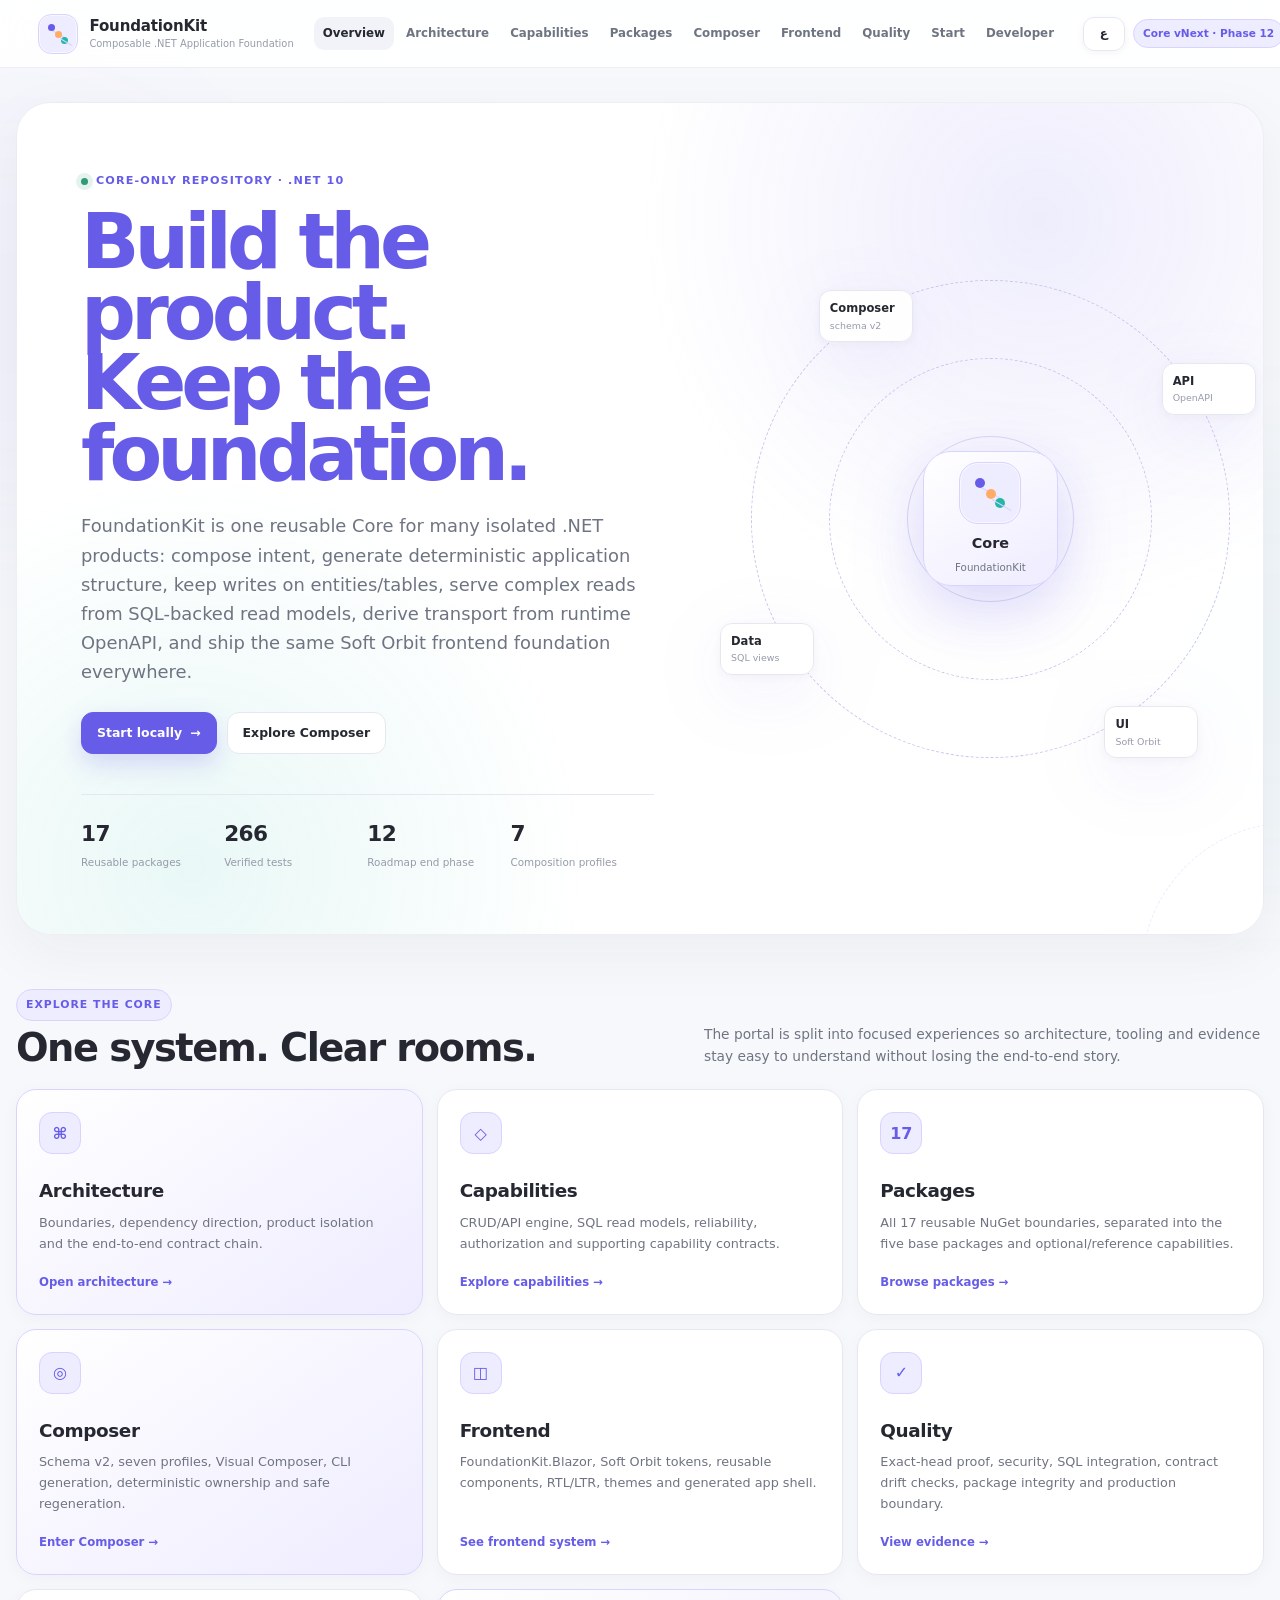
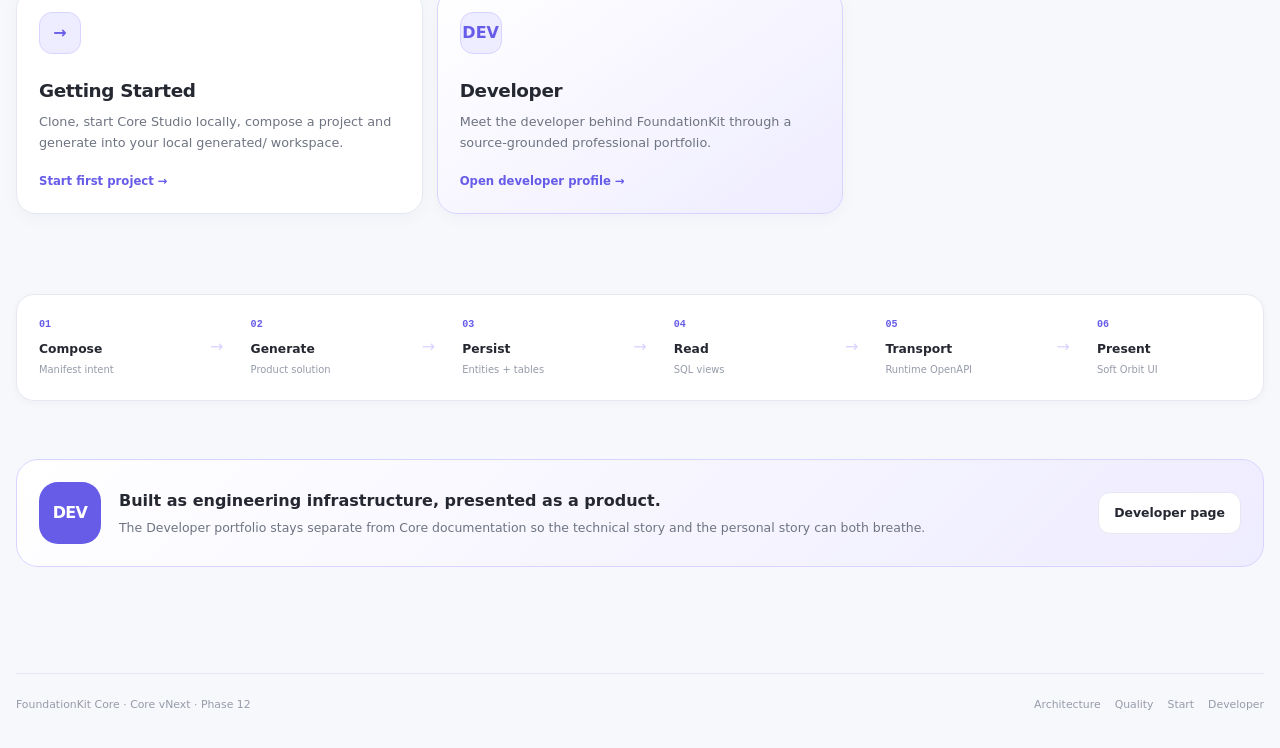
<file: site/index.html>
<!doctype html>
<html lang="en" dir="ltr">
<head>
  <meta charset="utf-8">
  <meta name="viewport" content="width=device-width, initial-scale=1">
  <meta name="theme-color" content="#F7F8FC">
  <meta name="description" content="FoundationKit Core — a composable .NET 10 foundation for deterministic product generation, SQL-first reads, typed transport and Soft Orbit frontend experiences.">
  <meta name="color-scheme" content="light dark">
  <title>FoundationKit Core — Overview</title>
  <link rel="stylesheet" href="styles.css">
  <link rel="stylesheet" href="pages.css">
</head>
<body>
<a class="skip-link" href="#main" data-en="Skip to content" data-ar="انتقل إلى المحتوى">Skip to content</a>
<header class="topbar" id="top">
  <a class="brand" href="index.html" aria-label="FoundationKit Core home"><span class="brand-mark" aria-hidden="true"><i></i><i></i><i></i></span><span class="brand-copy"><strong>FoundationKit</strong><small data-en="Composable .NET Application Foundation" data-ar="أساس .NET قابل للتركيب وإعادة الاستخدام">Composable .NET Application Foundation</small></span></a>
  <button class="nav-toggle" type="button" aria-controls="site-nav" aria-expanded="false" data-aria-en="Open navigation" data-aria-ar="فتح التنقل" aria-label="Open navigation"><span></span><span></span><span></span></button>
  <nav class="site-nav" id="site-nav" aria-label="Primary navigation">
    <a data-page href="index.html" data-en="Overview" data-ar="نظرة عامة">Overview</a><a data-page href="architecture.html" data-en="Architecture" data-ar="المعمارية">Architecture</a><a data-page href="capabilities.html" data-en="Capabilities" data-ar="القدرات">Capabilities</a><a data-page href="packages.html" data-en="Packages" data-ar="الحزم">Packages</a><a data-page href="composer.html">Composer</a><a data-page href="frontend.html" data-en="Frontend" data-ar="الواجهة">Frontend</a><a data-page href="quality.html" data-en="Quality" data-ar="الجودة">Quality</a><a data-page href="start.html" data-en="Start" data-ar="ابدأ">Start</a><a data-page href="developer.html" data-en="Developer" data-ar="المطور">Developer</a>
  </nav>
  <div class="top-actions"><span class="baseline" data-baseline>Core vNext · Phase 12</span><button class="icon-button" id="theme-toggle" type="button" aria-label="Toggle theme" title="Toggle theme"><span class="theme-icon" aria-hidden="true">◐</span></button><a class="icon-button github-link" href="https://github.com/a2sn2/foundationkit-dotnet" target="_blank" rel="noreferrer" aria-label="Repository" title="Repository">↗</a></div>
</header>
<main class="page-main" id="main">
  <section class="page-shell page-hero" data-reveal>
    <div class="page-hero-grid">
      <div>
        <div class="page-kicker"><span class="live-dot"></span> <span data-en="CORE-ONLY REPOSITORY · .NET 10" data-ar="مستودع الكور فقط · .NET 10">CORE-ONLY REPOSITORY · .NET 10</span></div>
        <h1 class="page-title"><span data-en="Build the product." data-ar="ابنِ المنتج.">Build the product.</span><br><span data-en="Keep the foundation." data-ar="واحتفظ بالأساس.">Keep the foundation.</span></h1>
        <p class="page-lead" data-en="FoundationKit is one reusable Core for many isolated .NET products: compose intent, generate deterministic application structure, keep writes on entities/tables, serve complex reads from SQL-backed read models, derive transport from runtime OpenAPI, and ship the same Soft Orbit frontend foundation everywhere." data-ar="FoundationKit هو كور واحد قابل لإعادة الاستخدام لمنتجات .NET معزولة متعددة: ركّب النية، ولّد بنية حتمية، أبقِ عمليات الكتابة على Entities/Tables، وقدّم القراءات المعقدة عبر Read Models مدعومة بـSQL، واشتق عقد النقل من Runtime OpenAPI، وشارك نفس أساس Soft Orbit في كل واجهة.">FoundationKit is one reusable Core for many isolated .NET products: compose intent, generate deterministic application structure, keep writes on entities/tables, serve complex reads from SQL-backed read models, derive transport from runtime OpenAPI, and ship the same Soft Orbit frontend foundation everywhere.</p>
        <div class="page-actions"><a class="button primary" href="start.html"><span data-en="Start locally" data-ar="ابدأ محليًا">Start locally</span> <span>→</span></a><a class="button secondary" href="composer.html" data-en="Explore Composer" data-ar="استكشف Composer">Explore Composer</a></div>
        <div class="metric-strip" aria-label="Core baseline metrics"><div><strong data-package-count>17</strong><span data-en="Reusable packages" data-ar="حزم قابلة لإعادة الاستخدام">Reusable packages</span></div><div><strong data-test-count>266</strong><span data-en="Verified tests" data-ar="اختبارات موثقة">Verified tests</span></div><div><strong>12</strong><span data-en="Roadmap end phase" data-ar="نهاية خارطة الطريق">Roadmap end phase</span></div><div><strong>7</strong><span data-en="Composition profiles" data-ar="ملفات التركيب">Composition profiles</span></div></div>
      </div>
      <div class="hero-visual" aria-label="FoundationKit composition map">
        <div class="core-orbit"><span class="orbit-line orbit-a"></span><span class="orbit-line orbit-b"></span><span class="orbit-line orbit-c"></span><div class="orbit-center"><span class="brand-mark large" aria-hidden="true"><i></i><i></i><i></i></span><b>Core</b><small>FoundationKit</small></div><span class="orbit-node node-composer"><b>Composer</b><small>schema v2</small></span><span class="orbit-node node-api"><b>API</b><small>OpenAPI</small></span><span class="orbit-node node-data"><b>Data</b><small>SQL views</small></span><span class="orbit-node node-ui"><b>UI</b><small>Soft Orbit</small></span></div>
      </div>
    </div>
  </section>

  <section class="page-shell route-section" data-reveal>
    <div class="route-heading"><div><span class="eyebrow" data-en="EXPLORE THE CORE" data-ar="استكشف الكور">EXPLORE THE CORE</span><h2 data-en="One system. Clear rooms." data-ar="نظام واحد. مساحات واضحة.">One system. Clear rooms.</h2></div><p data-en="The portal is split into focused experiences so architecture, tooling and evidence stay easy to understand without losing the end-to-end story." data-ar="البوابة مقسّمة إلى تجارب مركزة حتى تبقى المعمارية والأدوات والأدلة سهلة الفهم دون فقدان القصة من البداية إلى النهاية.">The portal is split into focused experiences so architecture, tooling and evidence stay easy to understand without losing the end-to-end story.</p></div>
    <div class="route-grid">
      <a class="route-card featured" href="architecture.html"><span class="route-icon">⌘</span><h3 data-en="Architecture" data-ar="المعمارية">Architecture</h3><p data-en="Boundaries, dependency direction, product isolation and the end-to-end contract chain." data-ar="الحدود، اتجاه الاعتماديات، عزل المنتجات وسلسلة العقد من البداية للنهاية.">Boundaries, dependency direction, product isolation and the end-to-end contract chain.</p><span class="route-link" data-en="Open architecture →" data-ar="افتح المعمارية ←">Open architecture →</span></a>
      <a class="route-card" href="capabilities.html"><span class="route-icon">◇</span><h3 data-en="Capabilities" data-ar="القدرات">Capabilities</h3><p data-en="CRUD/API engine, SQL read models, reliability, authorization and supporting capability contracts." data-ar="محرك CRUD/API، وSQL Read Models، والاعتمادية، والصلاحيات وعقود القدرات الداعمة.">CRUD/API engine, SQL read models, reliability, authorization and supporting capability contracts.</p><span class="route-link" data-en="Explore capabilities →" data-ar="استكشف القدرات ←">Explore capabilities →</span></a>
      <a class="route-card" href="packages.html"><span class="route-icon">17</span><h3 data-en="Packages" data-ar="الحزم">Packages</h3><p data-en="All 17 reusable NuGet boundaries, separated into the five base packages and optional/reference capabilities." data-ar="جميع حدود NuGet القابلة لإعادة الاستخدام وعددها 17، موزعة بين الحزم الأساسية والقدرات الاختيارية/المرجعية.">All 17 reusable NuGet boundaries, separated into the five base packages and optional/reference capabilities.</p><span class="route-link" data-en="Browse packages →" data-ar="تصفح الحزم ←">Browse packages →</span></a>
      <a class="route-card featured" href="composer.html"><span class="route-icon">◎</span><h3>Composer</h3><p data-en="Schema v2, seven profiles, Visual Composer, CLI generation, deterministic ownership and safe regeneration." data-ar="Schema v2، سبعة Profiles، Visual Composer، توليد CLI، ملكية حتمية وإعادة توليد آمنة.">Schema v2, seven profiles, Visual Composer, CLI generation, deterministic ownership and safe regeneration.</p><span class="route-link" data-en="Enter Composer →" data-ar="ادخل Composer ←">Enter Composer →</span></a>
      <a class="route-card" href="frontend.html"><span class="route-icon">◫</span><h3 data-en="Frontend" data-ar="الواجهة">Frontend</h3><p data-en="FoundationKit.Blazor, Soft Orbit tokens, reusable components, RTL/LTR, themes and generated app shell." data-ar="FoundationKit.Blazor، وSoft Orbit tokens، ومكونات قابلة لإعادة الاستخدام، وRTL/LTR، والثيمات وواجهة التطبيق المولدة.">FoundationKit.Blazor, Soft Orbit tokens, reusable components, RTL/LTR, themes and generated app shell.</p><span class="route-link" data-en="See frontend system →" data-ar="شاهد نظام الواجهة ←">See frontend system →</span></a>
      <a class="route-card" href="quality.html"><span class="route-icon">✓</span><h3 data-en="Quality" data-ar="الجودة">Quality</h3><p data-en="Exact-head proof, security, SQL integration, contract drift checks, package integrity and production boundary." data-ar="إثبات Exact-head، والأمان، وتكامل SQL، وفحوص انحراف العقد، وسلامة الحزم وحد الإنتاج.">Exact-head proof, security, SQL integration, contract drift checks, package integrity and production boundary.</p><span class="route-link" data-en="View evidence →" data-ar="شاهد الأدلة ←">View evidence →</span></a>
      <a class="route-card" href="start.html"><span class="route-icon">→</span><h3 data-en="Getting Started" data-ar="البدء">Getting Started</h3><p data-en="Clone, start Core Studio locally, compose a project and generate into your local generated/ workspace." data-ar="استنسخ المستودع، شغّل Core Studio محليًا، ركّب مشروعًا ثم ولّده داخل مساحة generated/ المحلية.">Clone, start Core Studio locally, compose a project and generate into your local generated/ workspace.</p><span class="route-link" data-en="Start first project →" data-ar="ابدأ أول مشروع ←">Start first project →</span></a>
      <a class="route-card featured" href="developer.html"><span class="route-icon">DEV</span><h3 data-en="Developer" data-ar="المطور">Developer</h3><p data-en="Meet the developer behind FoundationKit through a source-grounded professional portfolio." data-ar="تعرّف على المطور خلف FoundationKit من خلال ملف مهني مبني على مصادر فعلية.">Meet the developer behind FoundationKit through a source-grounded professional portfolio.</p><span class="route-link" data-en="Open developer profile →" data-ar="افتح ملف المطور ←">Open developer profile →</span></a>
    </div>
  </section>

  <section class="page-shell route-section" data-reveal>
    <div class="flow-track" aria-label="FoundationKit end-to-end path"><article><span>01</span><b data-en="Compose" data-ar="تركيب">Compose</b><small data-en="Manifest intent" data-ar="نية الـManifest">Manifest intent</small></article><i>→</i><article><span>02</span><b data-en="Generate" data-ar="توليد">Generate</b><small data-en="Product solution" data-ar="حل المشروع">Product solution</small></article><i>→</i><article><span>03</span><b data-en="Persist" data-ar="حفظ">Persist</b><small>Entities + tables</small></article><i>→</i><article><span>04</span><b data-en="Read" data-ar="قراءة">Read</b><small>SQL views</small></article><i>→</i><article><span>05</span><b data-en="Transport" data-ar="نقل العقد">Transport</b><small>Runtime OpenAPI</small></article><i>→</i><article><span>06</span><b data-en="Present" data-ar="عرض">Present</b><small>Soft Orbit UI</small></article></div>
    <div class="developer-teaser"><div class="dev-avatar">DEV</div><div><b data-en="Built as engineering infrastructure, presented as a product." data-ar="بنية هندسية من الداخل، وتجربة منتج من الخارج.">Built as engineering infrastructure, presented as a product.</b><p data-en="The Developer portfolio stays separate from Core documentation so the technical story and the personal story can both breathe." data-ar="يبقى ملف المطور منفصلًا عن توثيق الكور حتى تأخذ القصة التقنية والقصة المهنية مساحتهما بدون ازدحام.">The Developer portfolio stays separate from Core documentation so the technical story and the personal story can both breathe.</p></div><a class="button secondary" href="developer.html" data-en="Developer page" data-ar="صفحة المطور">Developer page</a></div>
  </section>
</main>
<footer class="site-footer"><span>FoundationKit Core · <span data-baseline>Core vNext · Phase 12</span></span><nav><a href="architecture.html" data-en="Architecture" data-ar="المعمارية">Architecture</a><a href="quality.html" data-en="Quality" data-ar="الجودة">Quality</a><a href="start.html" data-en="Start" data-ar="ابدأ">Start</a><a href="developer.html" data-en="Developer" data-ar="المطور">Developer</a></nav></footer>
<script src="app.js"></script><script src="multipage.js"></script>
</body>
</html>
</file>
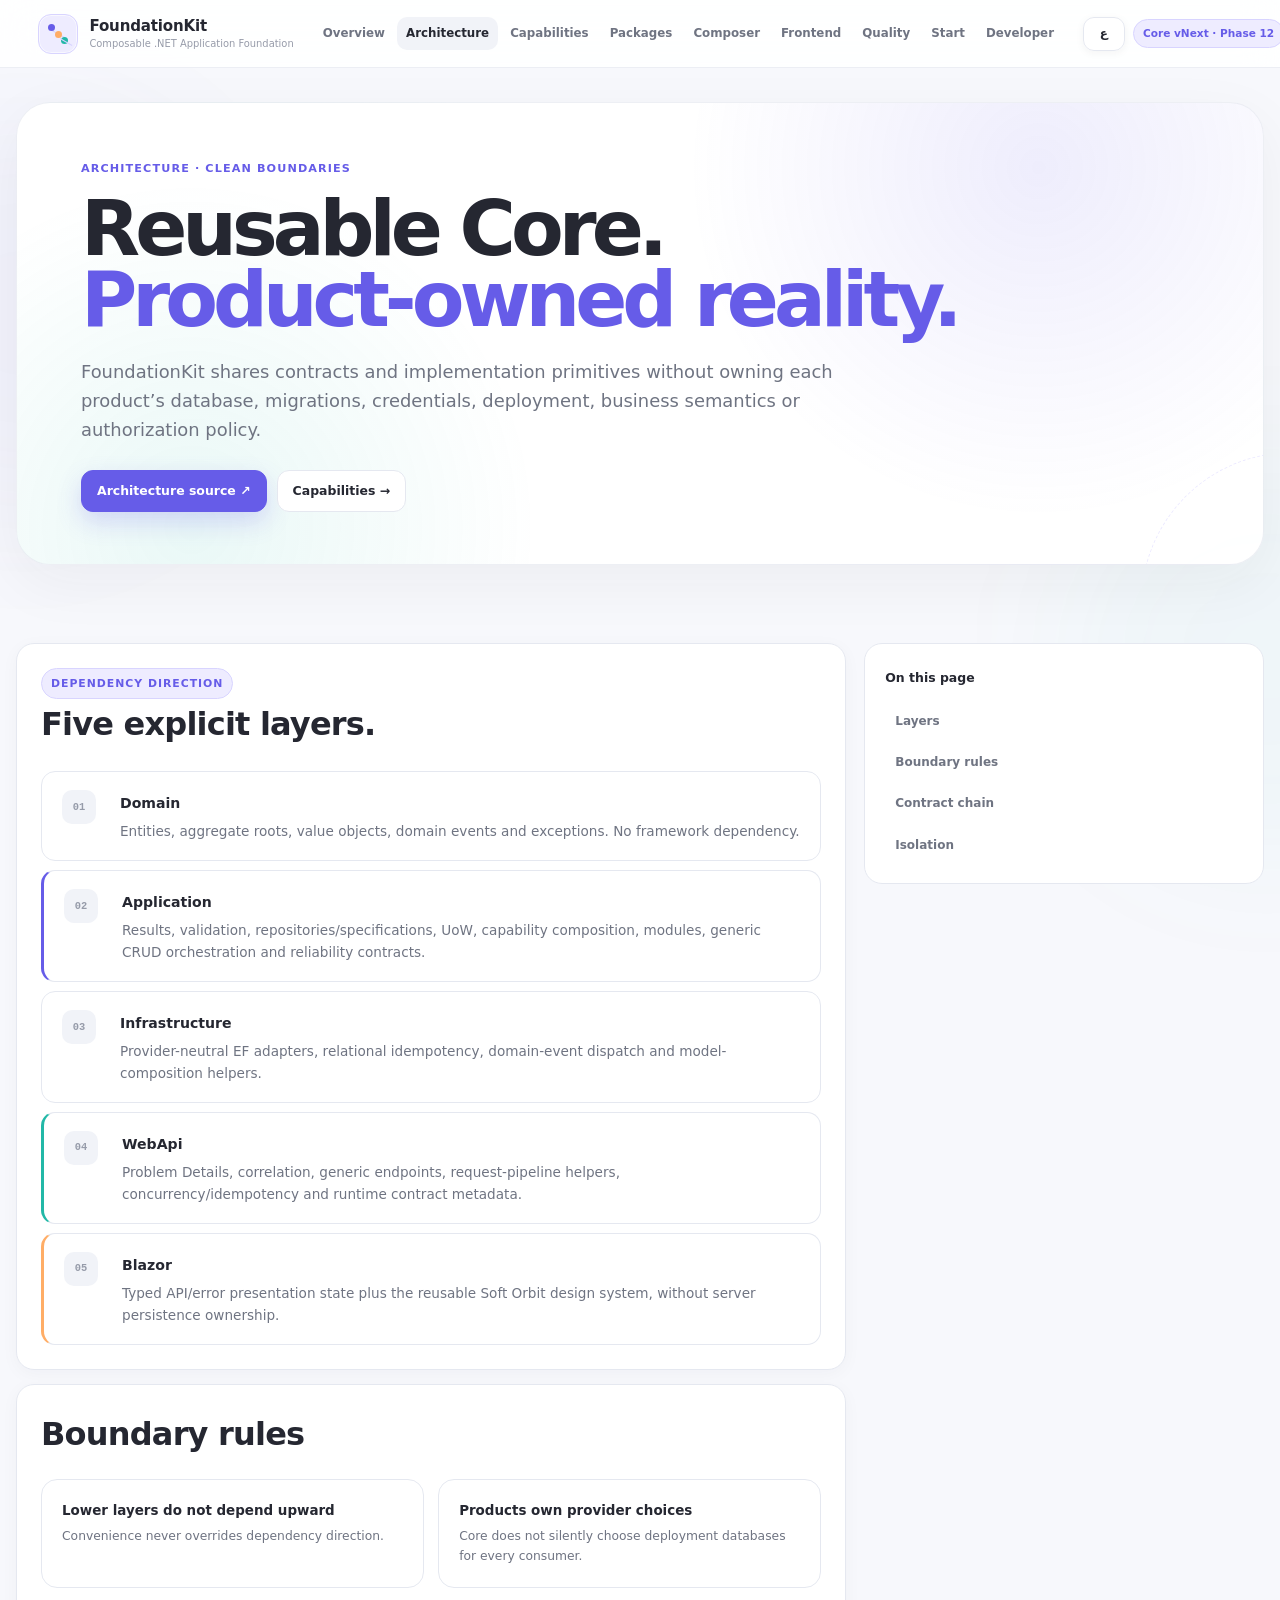
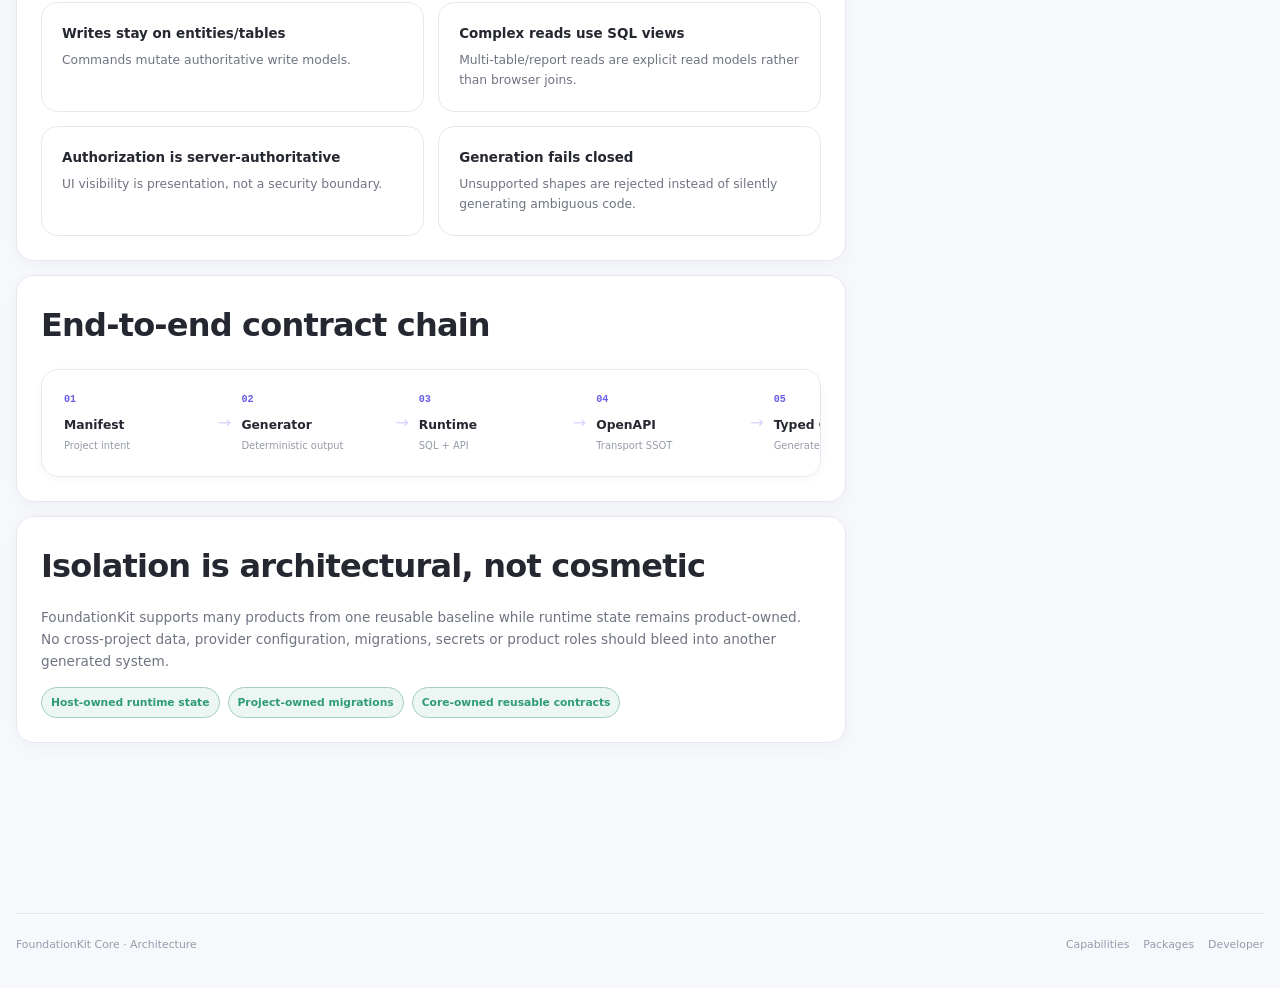
<file: site/architecture.html>
<!doctype html><html lang="en" dir="ltr"><head><meta charset="utf-8"><meta name="viewport" content="width=device-width, initial-scale=1"><meta name="theme-color" content="#F7F8FC"><meta name="description" content="FoundationKit Core architecture, boundaries, dependency direction and product isolation."><title>FoundationKit Core — Architecture</title><link rel="stylesheet" href="styles.css"><link rel="stylesheet" href="pages.css"></head><body>
<a class="skip-link" href="#main">Skip to content</a><header class="topbar"><a class="brand" href="index.html"><span class="brand-mark"><i></i><i></i><i></i></span><span class="brand-copy"><strong>FoundationKit</strong><small>Composable .NET Application Foundation</small></span></a><button class="nav-toggle" type="button" aria-controls="site-nav" aria-expanded="false" aria-label="Open navigation"><span></span><span></span><span></span></button><nav class="site-nav" id="site-nav"><a data-page href="index.html">Overview</a><a data-page href="architecture.html">Architecture</a><a data-page href="capabilities.html">Capabilities</a><a data-page href="packages.html">Packages</a><a data-page href="composer.html">Composer</a><a data-page href="frontend.html">Frontend</a><a data-page href="quality.html">Quality</a><a data-page href="start.html">Start</a><a data-page href="developer.html">Developer</a></nav><div class="top-actions"><span class="baseline" data-baseline>Core vNext · Phase 12</span><button class="icon-button" id="theme-toggle" type="button">◐</button><a class="icon-button github-link" href="https://github.com/a2sn2/foundationkit-dotnet" target="_blank" rel="noreferrer">↗</a></div></header>
<main class="page-main" id="main"><section class="page-shell page-hero compact" data-reveal><div class="page-kicker">ARCHITECTURE · CLEAN BOUNDARIES</div><h1 class="page-title">Reusable Core.<br><span>Product-owned reality.</span></h1><p class="page-lead">FoundationKit shares contracts and implementation primitives without owning each product’s database, migrations, credentials, deployment, business semantics or authorization policy.</p><div class="page-actions"><a class="button primary" href="https://github.com/a2sn2/foundationkit-dotnet/blob/main/docs/ARCHITECTURE.md" target="_blank" rel="noreferrer">Architecture source ↗</a><a class="button secondary" href="capabilities.html">Capabilities →</a></div></section>
<section class="page-shell content-section"><div class="content-grid"><div>
<div class="content-card" id="layers"><span class="eyebrow">DEPENDENCY DIRECTION</span><h2>Five explicit layers.</h2><div class="layer-stack" style="margin-top:20px"><article class="layer domain"><span>01</span><div><b>Domain</b><p>Entities, aggregate roots, value objects, domain events and exceptions. No framework dependency.</p></div></article><article class="layer application"><span>02</span><div><b>Application</b><p>Results, validation, repositories/specifications, UoW, capability composition, modules, generic CRUD orchestration and reliability contracts.</p></div></article><article class="layer infrastructure"><span>03</span><div><b>Infrastructure</b><p>Provider-neutral EF adapters, relational idempotency, domain-event dispatch and model-composition helpers.</p></div></article><article class="layer webapi"><span>04</span><div><b>WebApi</b><p>Problem Details, correlation, generic endpoints, request-pipeline helpers, concurrency/idempotency and runtime contract metadata.</p></div></article><article class="layer blazor"><span>05</span><div><b>Blazor</b><p>Typed API/error presentation state plus the reusable Soft Orbit design system, without server persistence ownership.</p></div></article></div></div>
<div class="content-card" id="boundaries"><h2>Boundary rules</h2><div class="feature-grid"><article class="feature-tile"><b>Lower layers do not depend upward</b><p>Convenience never overrides dependency direction.</p></article><article class="feature-tile"><b>Products own provider choices</b><p>Core does not silently choose deployment databases for every consumer.</p></article><article class="feature-tile"><b>Writes stay on entities/tables</b><p>Commands mutate authoritative write models.</p></article><article class="feature-tile"><b>Complex reads use SQL views</b><p>Multi-table/report reads are explicit read models rather than browser joins.</p></article><article class="feature-tile"><b>Authorization is server-authoritative</b><p>UI visibility is presentation, not a security boundary.</p></article><article class="feature-tile"><b>Generation fails closed</b><p>Unsupported shapes are rejected instead of silently generating ambiguous code.</p></article></div></div>
<div class="content-card" id="chain"><h2>End-to-end contract chain</h2><div class="flow-track" style="margin-top:18px"><article><span>01</span><b>Manifest</b><small>Project intent</small></article><i>→</i><article><span>02</span><b>Generator</b><small>Deterministic output</small></article><i>→</i><article><span>03</span><b>Runtime</b><small>SQL + API</small></article><i>→</i><article><span>04</span><b>OpenAPI</b><small>Transport SSOT</small></article><i>→</i><article><span>05</span><b>Typed Client</b><small>Generated C#</small></article><i>→</i><article><span>06</span><b>Blazor</b><small>Shared UI</small></article></div></div>
<div class="content-card" id="isolation"><h2>Isolation is architectural, not cosmetic</h2><p>FoundationKit supports many products from one reusable baseline while runtime state remains product-owned. No cross-project data, provider configuration, migrations, secrets or product roles should bleed into another generated system.</p><div class="status-row"><span class="status-pill good">Host-owned runtime state</span><span class="status-pill good">Project-owned migrations</span><span class="status-pill good">Core-owned reusable contracts</span></div></div>
</div><aside class="doc-rail"><strong>On this page</strong><nav><a href="#layers">Layers</a><a href="#boundaries">Boundary rules</a><a href="#chain">Contract chain</a><a href="#isolation">Isolation</a></nav></aside></div></section></main>
<footer class="site-footer"><span>FoundationKit Core · Architecture</span><nav><a href="capabilities.html">Capabilities</a><a href="packages.html">Packages</a><a href="developer.html">Developer</a></nav></footer><script src="app.js"></script><script src="multipage.js"></script></body></html>
</file>
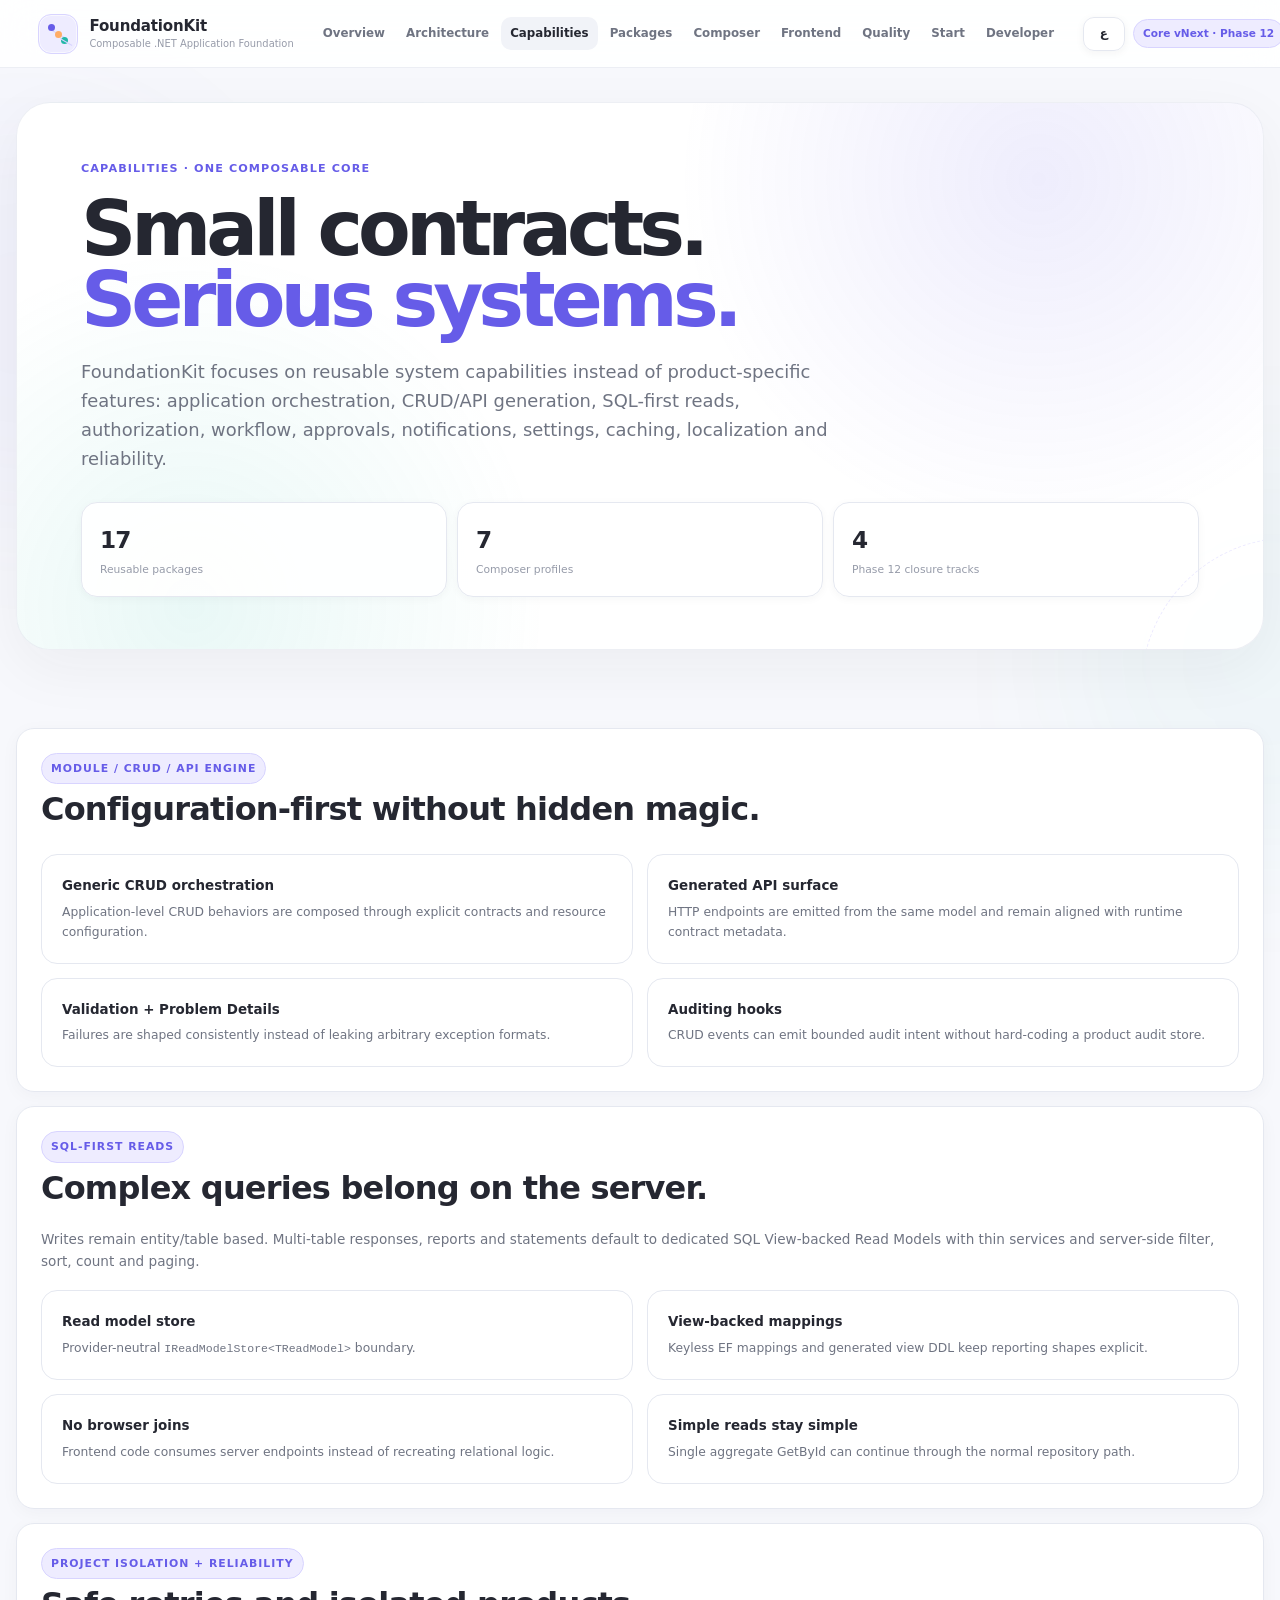
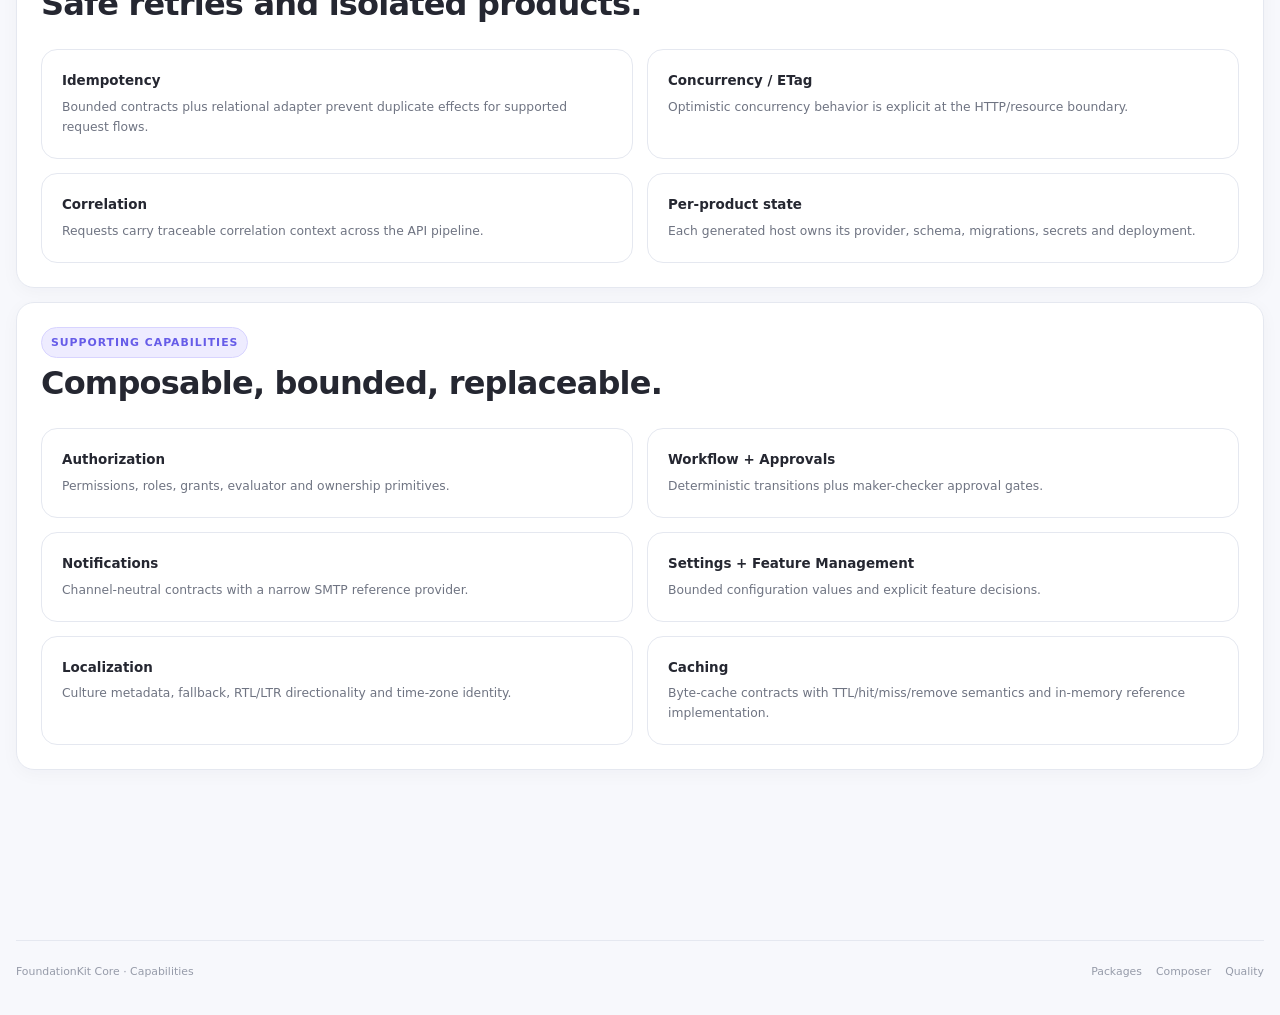
<file: site/capabilities.html>
<!doctype html><html lang="en" dir="ltr"><head><meta charset="utf-8"><meta name="viewport" content="width=device-width, initial-scale=1"><meta name="theme-color" content="#F7F8FC"><meta name="description" content="FoundationKit Core capabilities: CRUD/API engine, SQL reads, reliability, authorization, transport and supporting modules."><title>FoundationKit Core — Capabilities</title><link rel="stylesheet" href="styles.css"><link rel="stylesheet" href="pages.css"></head><body>
<a class="skip-link" href="#main">Skip to content</a><header class="topbar"><a class="brand" href="index.html"><span class="brand-mark"><i></i><i></i><i></i></span><span class="brand-copy"><strong>FoundationKit</strong><small>Composable .NET Application Foundation</small></span></a><button class="nav-toggle" type="button" aria-controls="site-nav" aria-expanded="false" aria-label="Open navigation"><span></span><span></span><span></span></button><nav class="site-nav" id="site-nav"><a data-page href="index.html">Overview</a><a data-page href="architecture.html">Architecture</a><a data-page href="capabilities.html">Capabilities</a><a data-page href="packages.html">Packages</a><a data-page href="composer.html">Composer</a><a data-page href="frontend.html">Frontend</a><a data-page href="quality.html">Quality</a><a data-page href="start.html">Start</a><a data-page href="developer.html">Developer</a></nav><div class="top-actions"><span class="baseline" data-baseline>Core vNext · Phase 12</span><button class="icon-button" id="theme-toggle" type="button">◐</button><a class="icon-button github-link" href="https://github.com/a2sn2/foundationkit-dotnet" target="_blank" rel="noreferrer">↗</a></div></header>
<main class="page-main" id="main"><section class="page-shell page-hero compact" data-reveal><div class="page-kicker">CAPABILITIES · ONE COMPOSABLE CORE</div><h1 class="page-title">Small contracts.<br><span>Serious systems.</span></h1><p class="page-lead">FoundationKit focuses on reusable system capabilities instead of product-specific features: application orchestration, CRUD/API generation, SQL-first reads, authorization, workflow, approvals, notifications, settings, caching, localization and reliability.</p><div class="page-mini-metrics" style="margin-top:28px"><article><strong>17</strong><span>Reusable packages</span></article><article><strong>7</strong><span>Composer profiles</span></article><article><strong>4</strong><span>Phase 12 closure tracks</span></article></div></section>
<section class="page-shell content-section"><div class="content-card" id="engine"><span class="eyebrow">MODULE / CRUD / API ENGINE</span><h2>Configuration-first without hidden magic.</h2><div class="feature-grid"><article class="feature-tile"><b>Generic CRUD orchestration</b><p>Application-level CRUD behaviors are composed through explicit contracts and resource configuration.</p></article><article class="feature-tile"><b>Generated API surface</b><p>HTTP endpoints are emitted from the same model and remain aligned with runtime contract metadata.</p></article><article class="feature-tile"><b>Validation + Problem Details</b><p>Failures are shaped consistently instead of leaking arbitrary exception formats.</p></article><article class="feature-tile"><b>Auditing hooks</b><p>CRUD events can emit bounded audit intent without hard-coding a product audit store.</p></article></div></div>
<div class="content-card" id="reads"><span class="eyebrow">SQL-FIRST READS</span><h2>Complex queries belong on the server.</h2><p>Writes remain entity/table based. Multi-table responses, reports and statements default to dedicated SQL View-backed Read Models with thin services and server-side filter, sort, count and paging.</p><div class="feature-grid"><article class="feature-tile"><b>Read model store</b><p>Provider-neutral <code>IReadModelStore&lt;TReadModel&gt;</code> boundary.</p></article><article class="feature-tile"><b>View-backed mappings</b><p>Keyless EF mappings and generated view DDL keep reporting shapes explicit.</p></article><article class="feature-tile"><b>No browser joins</b><p>Frontend code consumes server endpoints instead of recreating relational logic.</p></article><article class="feature-tile"><b>Simple reads stay simple</b><p>Single aggregate GetById can continue through the normal repository path.</p></article></div></div>
<div class="content-card" id="reliability"><span class="eyebrow">PROJECT ISOLATION + RELIABILITY</span><h2>Safe retries and isolated products.</h2><div class="feature-grid"><article class="feature-tile"><b>Idempotency</b><p>Bounded contracts plus relational adapter prevent duplicate effects for supported request flows.</p></article><article class="feature-tile"><b>Concurrency / ETag</b><p>Optimistic concurrency behavior is explicit at the HTTP/resource boundary.</p></article><article class="feature-tile"><b>Correlation</b><p>Requests carry traceable correlation context across the API pipeline.</p></article><article class="feature-tile"><b>Per-product state</b><p>Each generated host owns its provider, schema, migrations, secrets and deployment.</p></article></div></div>
<div class="content-card" id="supporting"><span class="eyebrow">SUPPORTING CAPABILITIES</span><h2>Composable, bounded, replaceable.</h2><div class="feature-grid"><article class="feature-tile"><b>Authorization</b><p>Permissions, roles, grants, evaluator and ownership primitives.</p></article><article class="feature-tile"><b>Workflow + Approvals</b><p>Deterministic transitions plus maker-checker approval gates.</p></article><article class="feature-tile"><b>Notifications</b><p>Channel-neutral contracts with a narrow SMTP reference provider.</p></article><article class="feature-tile"><b>Settings + Feature Management</b><p>Bounded configuration values and explicit feature decisions.</p></article><article class="feature-tile"><b>Localization</b><p>Culture metadata, fallback, RTL/LTR directionality and time-zone identity.</p></article><article class="feature-tile"><b>Caching</b><p>Byte-cache contracts with TTL/hit/miss/remove semantics and in-memory reference implementation.</p></article></div></div></section></main>
<footer class="site-footer"><span>FoundationKit Core · Capabilities</span><nav><a href="packages.html">Packages</a><a href="composer.html">Composer</a><a href="quality.html">Quality</a></nav></footer><script src="app.js"></script><script src="multipage.js"></script></body></html>
</file>
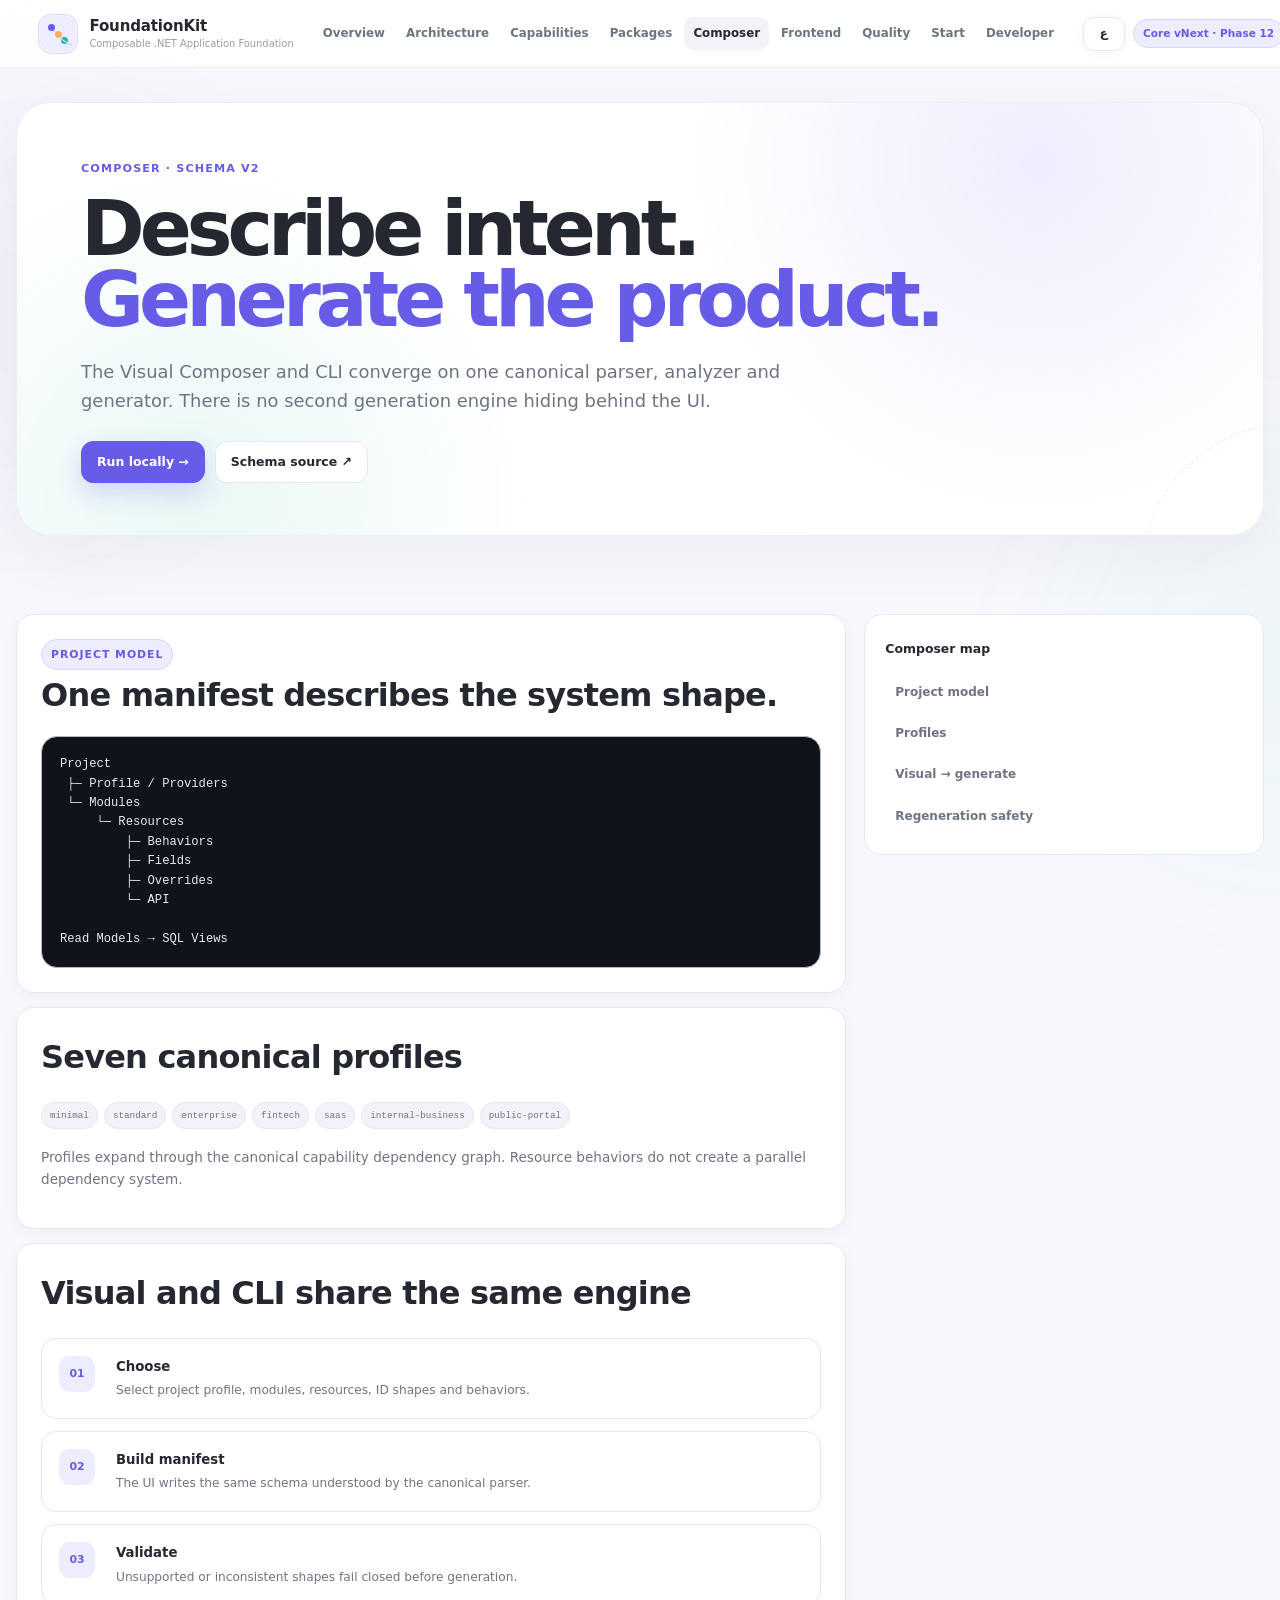
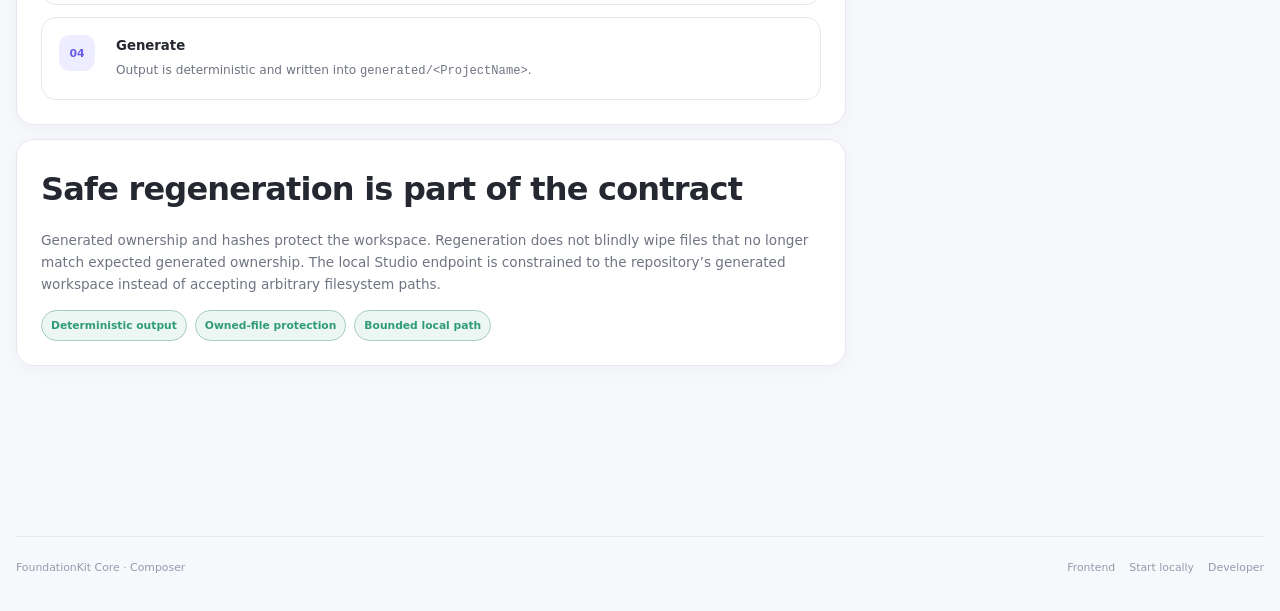
<file: site/composer.html>
<!doctype html><html lang="en" dir="ltr"><head><meta charset="utf-8"><meta name="viewport" content="width=device-width, initial-scale=1"><meta name="theme-color" content="#F7F8FC"><meta name="description" content="FoundationKit Composer schema v2, profiles, deterministic generation and safe regeneration."><title>FoundationKit Core — Composer</title><link rel="stylesheet" href="styles.css"><link rel="stylesheet" href="pages.css"></head><body>
<a class="skip-link" href="#main">Skip to content</a><header class="topbar"><a class="brand" href="index.html"><span class="brand-mark"><i></i><i></i><i></i></span><span class="brand-copy"><strong>FoundationKit</strong><small>Composable .NET Application Foundation</small></span></a><button class="nav-toggle" type="button" aria-controls="site-nav" aria-expanded="false" aria-label="Open navigation"><span></span><span></span><span></span></button><nav class="site-nav" id="site-nav"><a data-page href="index.html">Overview</a><a data-page href="architecture.html">Architecture</a><a data-page href="capabilities.html">Capabilities</a><a data-page href="packages.html">Packages</a><a data-page href="composer.html">Composer</a><a data-page href="frontend.html">Frontend</a><a data-page href="quality.html">Quality</a><a data-page href="start.html">Start</a><a data-page href="developer.html">Developer</a></nav><div class="top-actions"><span class="baseline" data-baseline>Core vNext · Phase 12</span><button class="icon-button" id="theme-toggle" type="button">◐</button><a class="icon-button github-link" href="https://github.com/a2sn2/foundationkit-dotnet" target="_blank" rel="noreferrer">↗</a></div></header>
<main class="page-main" id="main"><section class="page-shell page-hero compact" data-reveal><div class="page-kicker">COMPOSER · SCHEMA V2</div><h1 class="page-title">Describe intent.<br><span>Generate the product.</span></h1><p class="page-lead">The Visual Composer and CLI converge on one canonical parser, analyzer and generator. There is no second generation engine hiding behind the UI.</p><div class="page-actions"><a class="button primary" href="start.html">Run locally →</a><a class="button secondary" href="https://github.com/a2sn2/foundationkit-dotnet/blob/main/docs/COMPOSER-PROJECT-MODEL-V2.md" target="_blank" rel="noreferrer">Schema source ↗</a></div></section>
<section class="page-shell content-section"><div class="content-grid"><div>
<div class="content-card" id="model"><span class="eyebrow">PROJECT MODEL</span><h2>One manifest describes the system shape.</h2><div class="code-panel"><pre><code>Project
 ├─ Profile / Providers
 └─ Modules
     └─ Resources
         ├─ Behaviors
         ├─ Fields
         ├─ Overrides
         └─ API

Read Models → SQL Views</code></pre></div></div>
<div class="content-card" id="profiles"><h2>Seven canonical profiles</h2><div class="tag-cloud" style="margin-top:18px"><span>minimal</span><span>standard</span><span>enterprise</span><span>fintech</span><span>saas</span><span>internal-business</span><span>public-portal</span></div><p>Profiles expand through the canonical capability dependency graph. Resource behaviors do not create a parallel dependency system.</p></div>
<div class="content-card" id="flow"><h2>Visual and CLI share the same engine</h2><div class="steps" style="margin-top:18px"><article class="step"><span>01</span><div><b>Choose</b><p>Select project profile, modules, resources, ID shapes and behaviors.</p></div></article><article class="step"><span>02</span><div><b>Build manifest</b><p>The UI writes the same schema understood by the canonical parser.</p></div></article><article class="step"><span>03</span><div><b>Validate</b><p>Unsupported or inconsistent shapes fail closed before generation.</p></div></article><article class="step"><span>04</span><div><b>Generate</b><p>Output is deterministic and written into <code>generated/&lt;ProjectName&gt;</code>.</p></div></article></div></div>
<div class="content-card" id="ownership"><h2>Safe regeneration is part of the contract</h2><p>Generated ownership and hashes protect the workspace. Regeneration does not blindly wipe files that no longer match expected generated ownership. The local Studio endpoint is constrained to the repository’s generated workspace instead of accepting arbitrary filesystem paths.</p><div class="status-row"><span class="status-pill good">Deterministic output</span><span class="status-pill good">Owned-file protection</span><span class="status-pill good">Bounded local path</span></div></div>
</div><aside class="doc-rail"><strong>Composer map</strong><nav><a href="#model">Project model</a><a href="#profiles">Profiles</a><a href="#flow">Visual → generate</a><a href="#ownership">Regeneration safety</a></nav></aside></div></section></main>
<footer class="site-footer"><span>FoundationKit Core · Composer</span><nav><a href="frontend.html">Frontend</a><a href="start.html">Start locally</a><a href="developer.html">Developer</a></nav></footer><script src="app.js"></script><script src="multipage.js"></script></body></html>
</file>
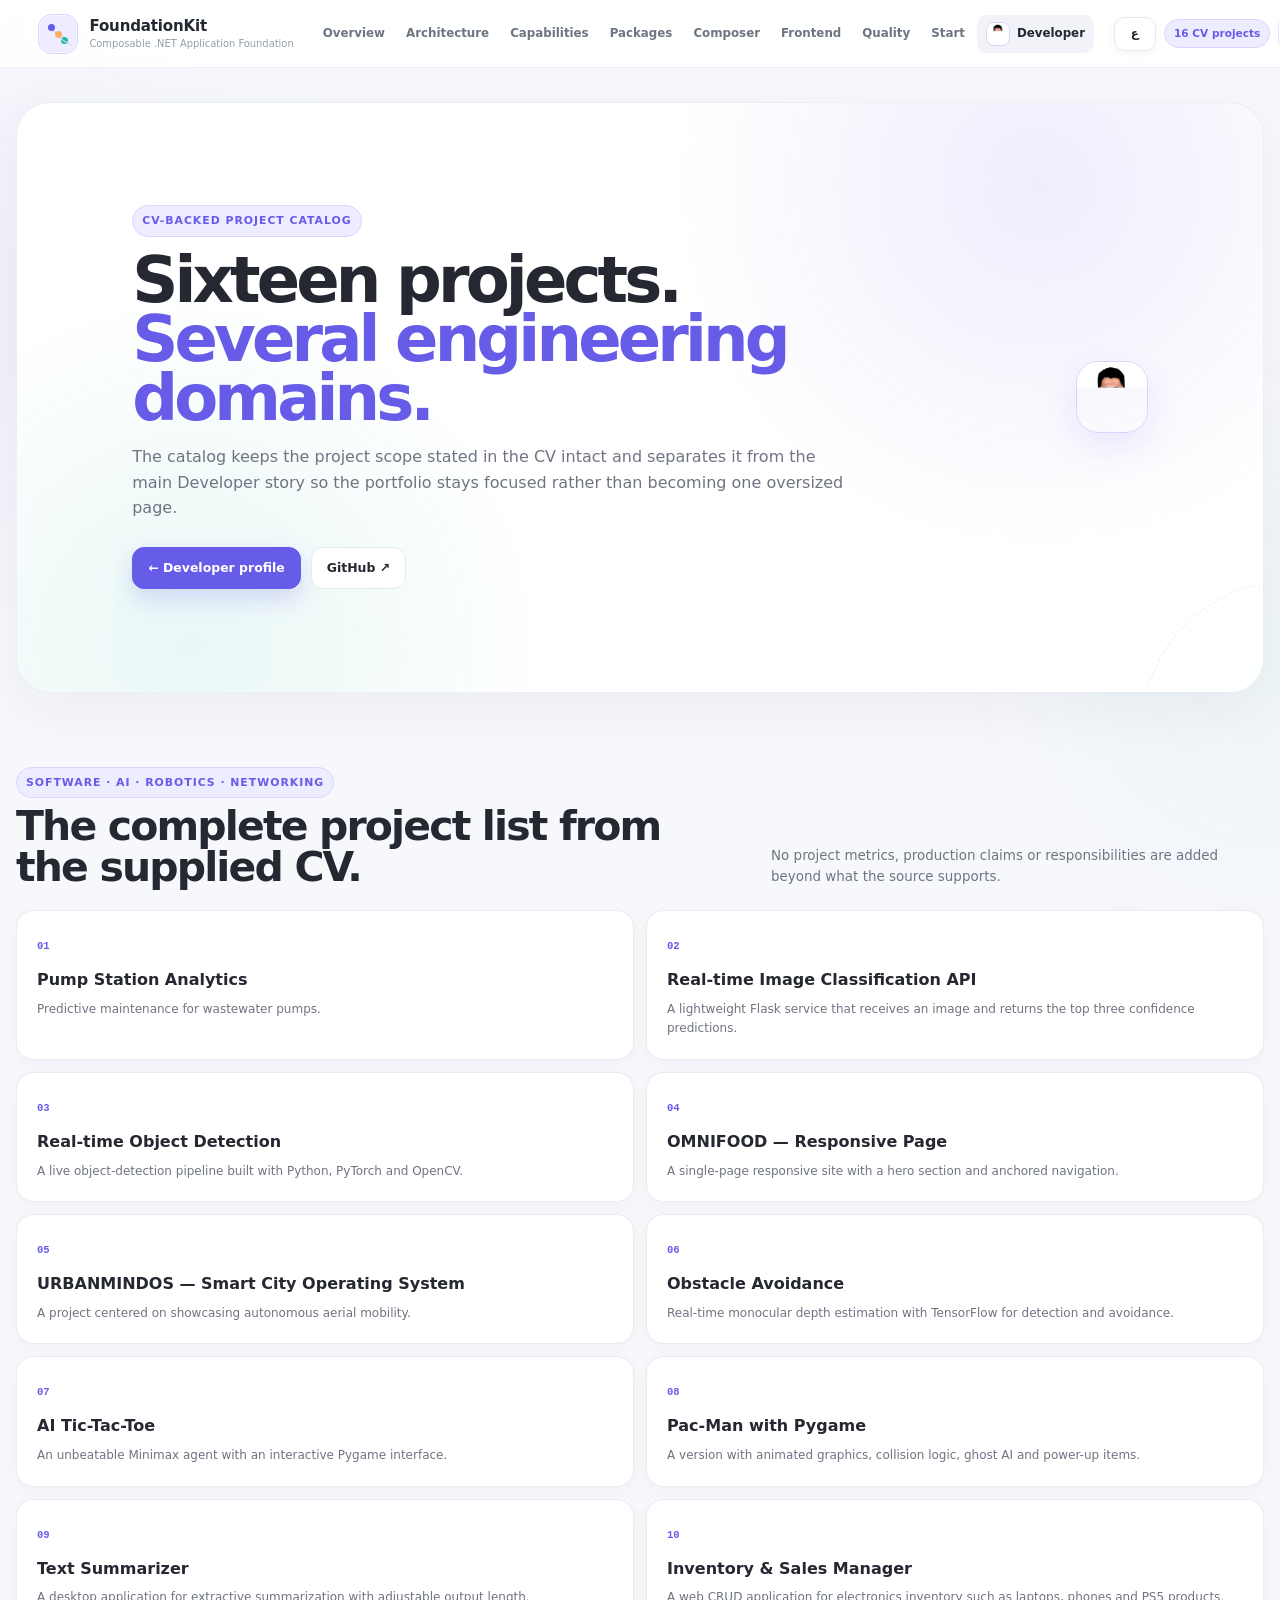
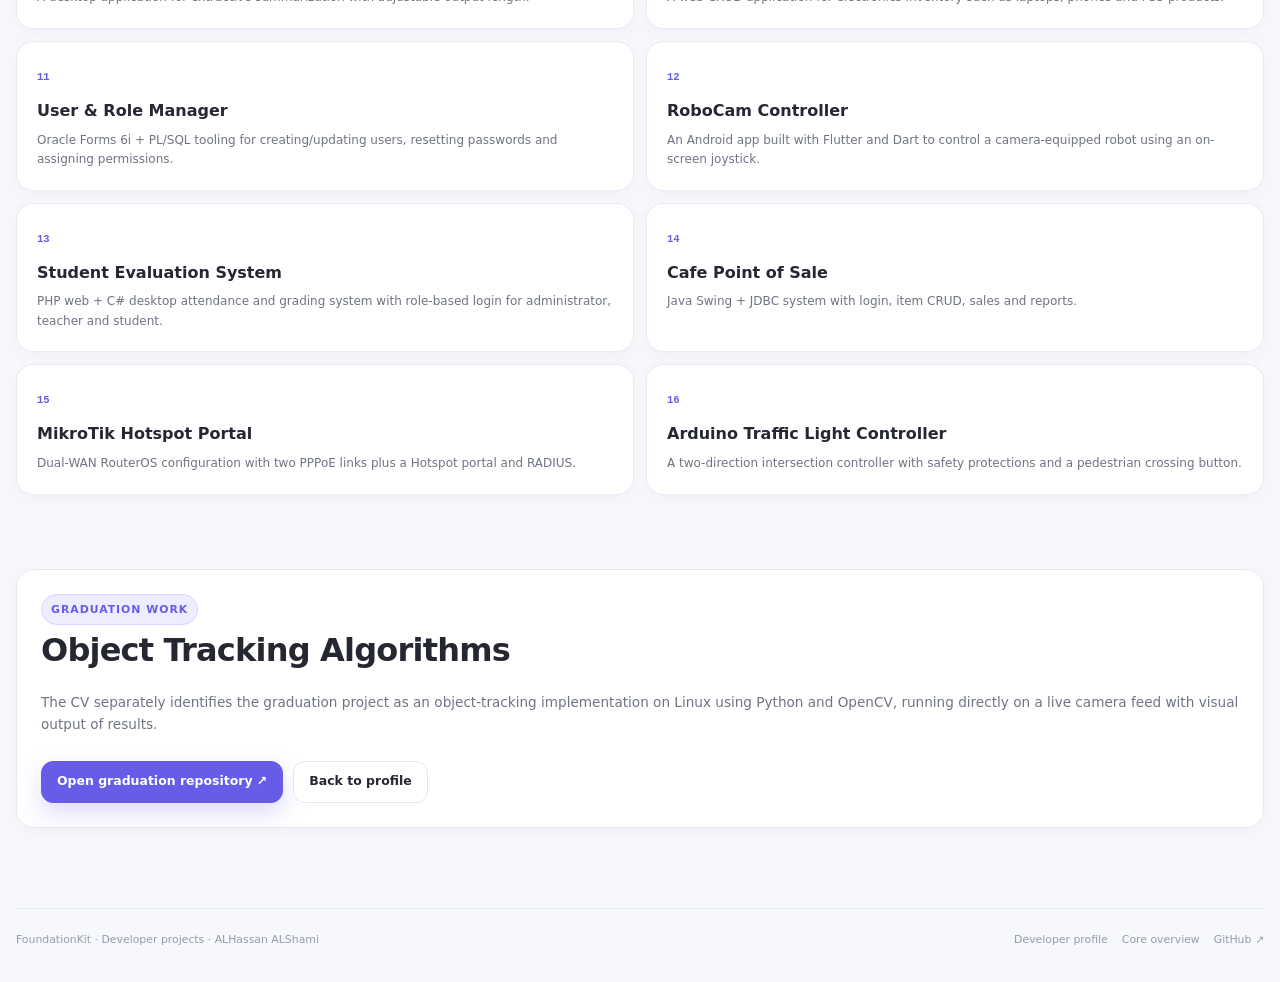
<file: site/developer-projects.html>
<!doctype html>
<html lang="en" dir="ltr">
<head>
  <meta charset="utf-8">
  <meta name="viewport" content="width=device-width, initial-scale=1">
  <meta name="theme-color" content="#F7F8FC">
  <meta name="description" content="Sixteen CV-backed software, AI, robotics, database, networking and engineering projects by ALHassan ALShami.">
  <title>FoundationKit — Developer Projects · ALHassan ALShami</title>
  <link rel="icon" type="image/png" href="assets/developer-avatar.png">
  <link rel="stylesheet" href="styles.css">
  <link rel="stylesheet" href="pages.css">
  <link rel="stylesheet" href="developer.css">
</head>
<body>
<a class="skip-link" href="#main" data-en="Skip to content" data-ar="انتقل إلى المحتوى">Skip to content</a>
<header class="topbar">
  <a class="brand" href="index.html"><span class="brand-mark"><i></i><i></i><i></i></span><span class="brand-copy"><strong>FoundationKit</strong><small data-en="Composable .NET Application Foundation" data-ar="أساس .NET قابل للتركيب وإعادة الاستخدام">Composable .NET Application Foundation</small></span></a>
  <button class="nav-toggle" type="button" aria-controls="site-nav" aria-expanded="false" data-aria-en="Open navigation" data-aria-ar="فتح التنقل" aria-label="Open navigation"><span></span><span></span><span></span></button>
  <nav class="site-nav" id="site-nav">
    <a data-page href="index.html" data-en="Overview" data-ar="نظرة عامة">Overview</a><a data-page href="architecture.html" data-en="Architecture" data-ar="المعمارية">Architecture</a><a data-page href="capabilities.html" data-en="Capabilities" data-ar="القدرات">Capabilities</a><a data-page href="packages.html" data-en="Packages" data-ar="الحزم">Packages</a><a data-page href="composer.html">Composer</a><a data-page href="frontend.html" data-en="Frontend" data-ar="الواجهة">Frontend</a><a data-page href="quality.html" data-en="Quality" data-ar="الجودة">Quality</a><a data-page href="start.html" data-en="Start" data-ar="ابدأ">Start</a><a class="dev-nav-link active" href="developer.html"><img class="dev-nav-avatar" src="assets/developer-avatar.png" alt=""><span data-en="Developer" data-ar="المطور">Developer</span></a>
  </nav>
  <div class="top-actions"><span class="baseline" data-en="16 CV projects" data-ar="16 مشروعًا من السيرة">16 CV projects</span><button class="icon-button" id="theme-toggle" type="button" aria-label="Toggle theme">◐</button><a class="icon-button github-link" href="https://github.com/a2sn2" target="_blank" rel="noreferrer" aria-label="Open GitHub profile">↗</a></div>
</header>

<main class="page-main" id="main">
  <section class="page-shell page-hero compact" data-reveal>
    <div class="portfolio-hero-v2">
      <div class="portfolio-hero-copy"><span class="eyebrow" data-en="CV-BACKED PROJECT CATALOG" data-ar="كتالوج المشاريع المدعوم بالسيرة">CV-BACKED PROJECT CATALOG</span><h1><span data-en="Sixteen projects." data-ar="ستة عشر مشروعًا.">Sixteen projects.</span><br><span style="color:var(--primary)" data-en="Several engineering domains." data-ar="مجالات هندسية متعددة.">Several engineering domains.</span></h1><p data-en="The catalog keeps the project scope stated in the CV intact and separates it from the main Developer story so the portfolio stays focused rather than becoming one oversized page." data-ar="يحافظ هذا الكتالوج على نطاق المشاريع كما ورد في السيرة، ويفصله عن القصة المهنية الرئيسية حتى يبقى الملف مركزًا بدل أن يتحول إلى صفحة واحدة مزدحمة.">The catalog keeps the project scope stated in the CV intact and separates it from the main Developer story so the portfolio stays focused rather than becoming one oversized page.</p><div class="page-actions"><a class="button primary" href="developer.html" data-en="← Developer profile" data-ar="ملف المطور →">← Developer profile</a><a class="button secondary" href="https://github.com/a2sn2" target="_blank" rel="noreferrer">GitHub ↗</a></div></div>
      <img class="portfolio-avatar small" src="assets/developer-avatar.png" alt="Portrait of ALHassan ALShami">
    </div>
  </section>

  <section class="page-shell dev-section" data-reveal>
    <div class="dev-section-head"><div><span class="eyebrow">SOFTWARE · AI · ROBOTICS · NETWORKING</span><h2 data-en="The complete project list from the supplied CV." data-ar="القائمة الكاملة للمشاريع من السيرة المرفقة.">The complete project list from the supplied CV.</h2></div><p data-en="No project metrics, production claims or responsibilities are added beyond what the source supports." data-ar="لا تتم إضافة أرقام أداء أو ادعاءات إنتاجية أو مسؤوليات لا يدعمها المصدر.">No project metrics, production claims or responsibilities are added beyond what the source supports.</p></div>
    <div class="all-projects-grid">
      <article class="all-project-card"><span class="num">01</span><h2>Pump Station Analytics</h2><p data-en="Predictive maintenance for wastewater pumps." data-ar="صيانة تنبؤية لمضخات مياه الصرف.">Predictive maintenance for wastewater pumps.</p></article>
      <article class="all-project-card"><span class="num">02</span><h2>Real-time Image Classification API</h2><p data-en="A lightweight Flask service that receives an image and returns the top three confidence predictions." data-ar="خدمة Flask خفيفة تستقبل صورة وتعيد أعلى ثلاثة تنبؤات حسب الثقة.">A lightweight Flask service that receives an image and returns the top three confidence predictions.</p></article>
      <article class="all-project-card"><span class="num">03</span><h2>Real-time Object Detection</h2><p data-en="A live object-detection pipeline built with Python, PyTorch and OpenCV." data-ar="مسار كشف أجسام لحظي مبني باستخدام Python وPyTorch وOpenCV.">A live object-detection pipeline built with Python, PyTorch and OpenCV.</p></article>
      <article class="all-project-card"><span class="num">04</span><h2>OMNIFOOD — Responsive Page</h2><p data-en="A single-page responsive site with a hero section and anchored navigation." data-ar="موقع متجاوب من صفحة واحدة مع Hero وتنقل بالروابط الداخلية.">A single-page responsive site with a hero section and anchored navigation.</p></article>
      <article class="all-project-card"><span class="num">05</span><h2>URBANMINDOS — Smart City Operating System</h2><p data-en="A project centered on showcasing autonomous aerial mobility." data-ar="مشروع يركز على عرض مفهوم التنقل الجوي الذاتي.">A project centered on showcasing autonomous aerial mobility.</p></article>
      <article class="all-project-card"><span class="num">06</span><h2>Obstacle Avoidance</h2><p data-en="Real-time monocular depth estimation with TensorFlow for detection and avoidance." data-ar="تقدير عمق أحادي لحظي باستخدام TensorFlow للكشف وتجنب العوائق.">Real-time monocular depth estimation with TensorFlow for detection and avoidance.</p></article>
      <article class="all-project-card"><span class="num">07</span><h2>AI Tic-Tac-Toe</h2><p data-en="An unbeatable Minimax agent with an interactive Pygame interface." data-ar="وكيل Minimax لا يُهزم مع واجهة تفاعلية باستخدام Pygame.">An unbeatable Minimax agent with an interactive Pygame interface.</p></article>
      <article class="all-project-card"><span class="num">08</span><h2>Pac-Man with Pygame</h2><p data-en="A version with animated graphics, collision logic, ghost AI and power-up items." data-ar="نسخة برسوم متحركة ومنطق تصادم وذكاء للأشباح وعناصر تعزيز.">A version with animated graphics, collision logic, ghost AI and power-up items.</p></article>
      <article class="all-project-card"><span class="num">09</span><h2>Text Summarizer</h2><p data-en="A desktop application for extractive summarization with adjustable output length." data-ar="تطبيق سطح مكتب للتلخيص الاستخراجي مع طول مخرجات قابل للتعديل.">A desktop application for extractive summarization with adjustable output length.</p></article>
      <article class="all-project-card"><span class="num">10</span><h2>Inventory & Sales Manager</h2><p data-en="A web CRUD application for electronics inventory such as laptops, phones and PS5 products." data-ar="تطبيق ويب CRUD لإدارة مخزون الإلكترونيات مثل الحواسيب والهواتف ومنتجات PS5.">A web CRUD application for electronics inventory such as laptops, phones and PS5 products.</p></article>
      <article class="all-project-card"><span class="num">11</span><h2>User & Role Manager</h2><p data-en="Oracle Forms 6i + PL/SQL tooling for creating/updating users, resetting passwords and assigning permissions." data-ar="أدوات Oracle Forms 6i + PL/SQL لإنشاء وتحديث المستخدمين وإعادة تعيين كلمات المرور ومنح الصلاحيات.">Oracle Forms 6i + PL/SQL tooling for creating/updating users, resetting passwords and assigning permissions.</p></article>
      <article class="all-project-card"><span class="num">12</span><h2>RoboCam Controller</h2><p data-en="An Android app built with Flutter and Dart to control a camera-equipped robot using an on-screen joystick." data-ar="تطبيق Android مبني بـFlutter وDart للتحكم بروبوت مزود بكاميرا عبر عصا تحكم على الشاشة.">An Android app built with Flutter and Dart to control a camera-equipped robot using an on-screen joystick.</p></article>
      <article class="all-project-card"><span class="num">13</span><h2>Student Evaluation System</h2><p data-en="PHP web + C# desktop attendance and grading system with role-based login for administrator, teacher and student." data-ar="نظام حضور وتقييم يجمع PHP للويب وC# لسطح المكتب مع دخول حسب الأدوار للإدارة والمعلم والطالب.">PHP web + C# desktop attendance and grading system with role-based login for administrator, teacher and student.</p></article>
      <article class="all-project-card"><span class="num">14</span><h2>Cafe Point of Sale</h2><p data-en="Java Swing + JDBC system with login, item CRUD, sales and reports." data-ar="نظام Java Swing + JDBC يتضمن تسجيل دخول وCRUD للعناصر ومبيعات وتقارير.">Java Swing + JDBC system with login, item CRUD, sales and reports.</p></article>
      <article class="all-project-card"><span class="num">15</span><h2>MikroTik Hotspot Portal</h2><p data-en="Dual-WAN RouterOS configuration with two PPPoE links plus a Hotspot portal and RADIUS." data-ar="إعداد RouterOS ثنائي WAN بخطي PPPoE مع بوابة Hotspot وRADIUS.">Dual-WAN RouterOS configuration with two PPPoE links plus a Hotspot portal and RADIUS.</p></article>
      <article class="all-project-card"><span class="num">16</span><h2>Arduino Traffic Light Controller</h2><p data-en="A two-direction intersection controller with safety protections and a pedestrian crossing button." data-ar="متحكم تقاطع باتجاهين مع وسائل حماية وزر لعبور المشاة.">A two-direction intersection controller with safety protections and a pedestrian crossing button.</p></article>
    </div>
  </section>

  <section class="page-shell dev-section" data-reveal>
    <article class="content-card"><span class="eyebrow" data-en="GRADUATION WORK" data-ar="مشروع التخرج">GRADUATION WORK</span><h2>Object Tracking Algorithms</h2><p data-en="The CV separately identifies the graduation project as an object-tracking implementation on Linux using Python and OpenCV, running directly on a live camera feed with visual output of results." data-ar="تذكر السيرة مشروع التخرج بشكل مستقل كتطبيق لتتبع الأجسام على Linux باستخدام Python وOpenCV، يعمل مباشرة على بث كاميرا حي مع إخراج بصري للنتائج.">The CV separately identifies the graduation project as an object-tracking implementation on Linux using Python and OpenCV, running directly on a live camera feed with visual output of results.</p><div class="page-actions"><a class="button primary" href="https://github.com/a2sn2/GraduationProject.git" target="_blank" rel="noreferrer" data-en="Open graduation repository ↗" data-ar="افتح مستودع مشروع التخرج ↗">Open graduation repository ↗</a><a class="button secondary" href="developer.html" data-en="Back to profile" data-ar="العودة للملف">Back to profile</a></div></article>
  </section>
</main>

<footer class="site-footer"><span>FoundationKit · Developer projects · ALHassan ALShami</span><nav><a href="developer.html" data-en="Developer profile" data-ar="ملف المطور">Developer profile</a><a href="index.html" data-en="Core overview" data-ar="نظرة عامة على الكور">Core overview</a><a href="https://github.com/a2sn2" target="_blank" rel="noreferrer">GitHub ↗</a></nav></footer>
<script src="app.js"></script><script src="multipage.js"></script>
</body>
</html>
</file>
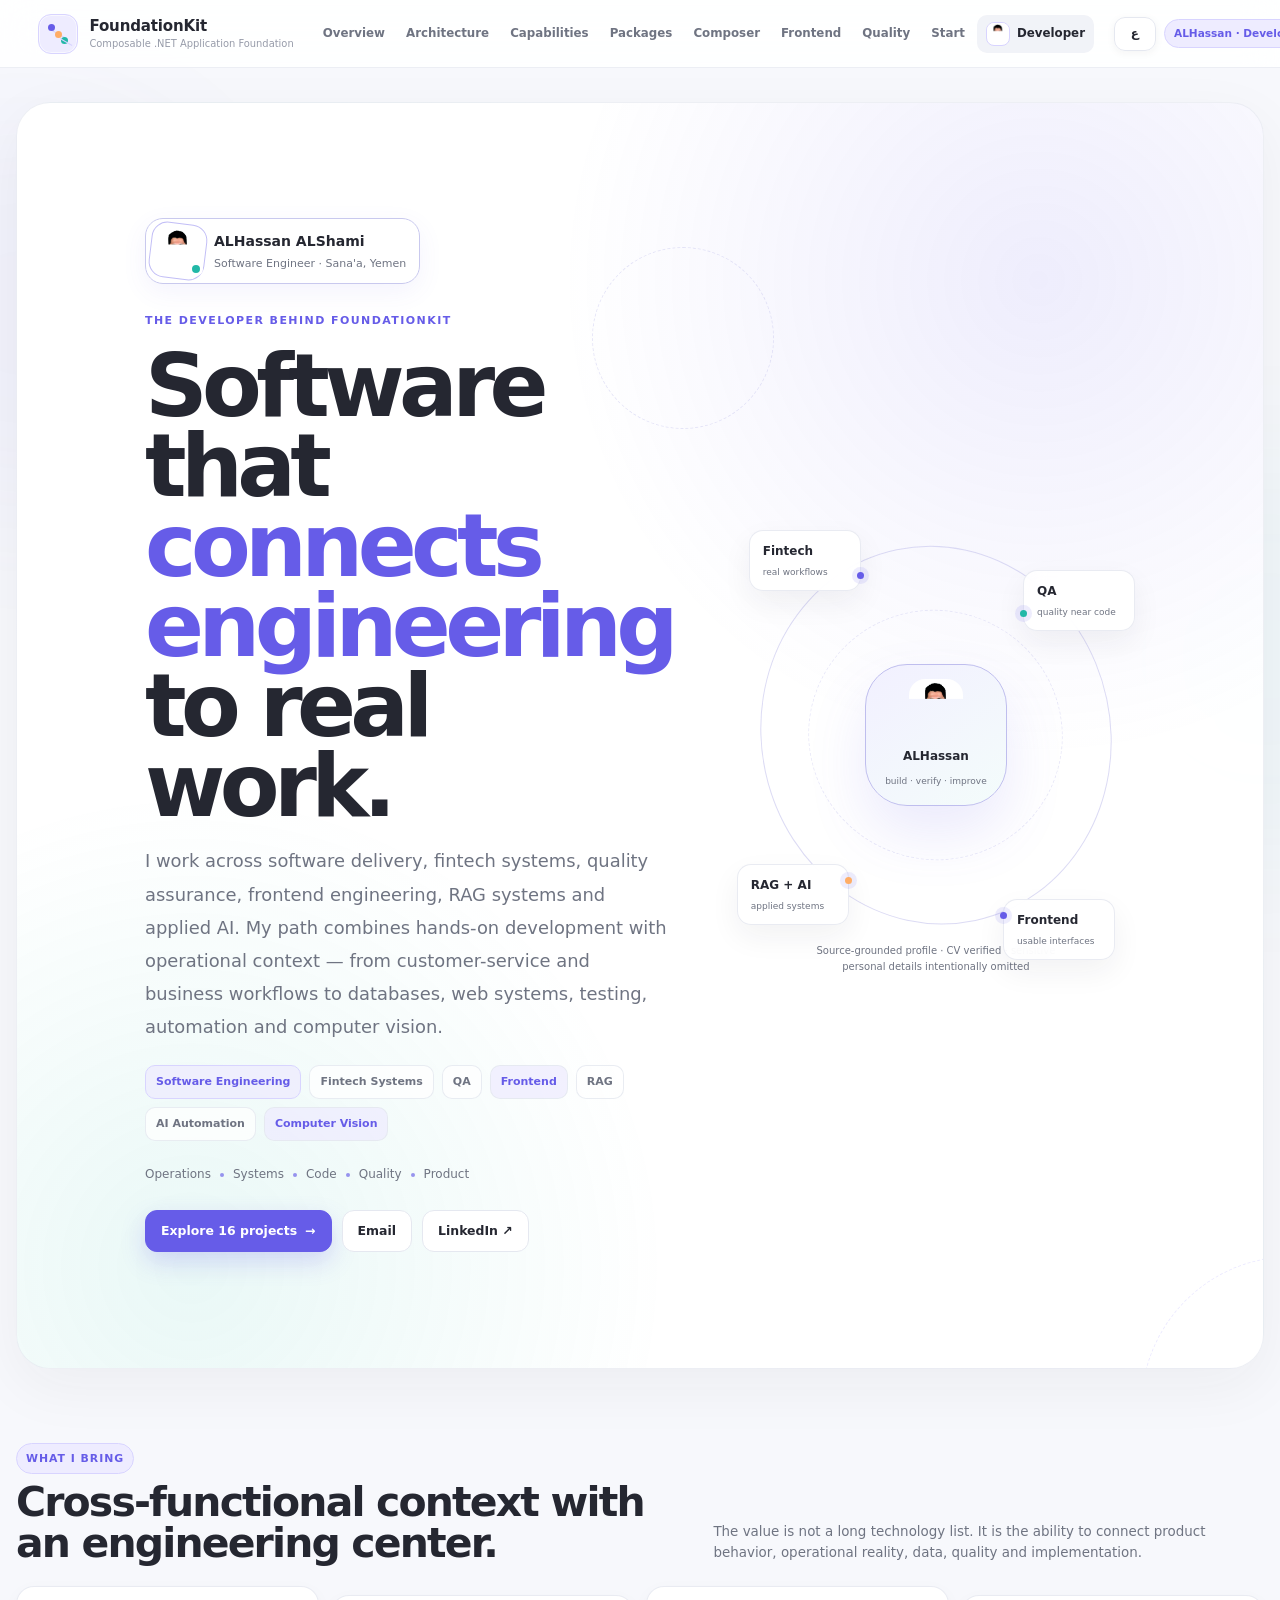
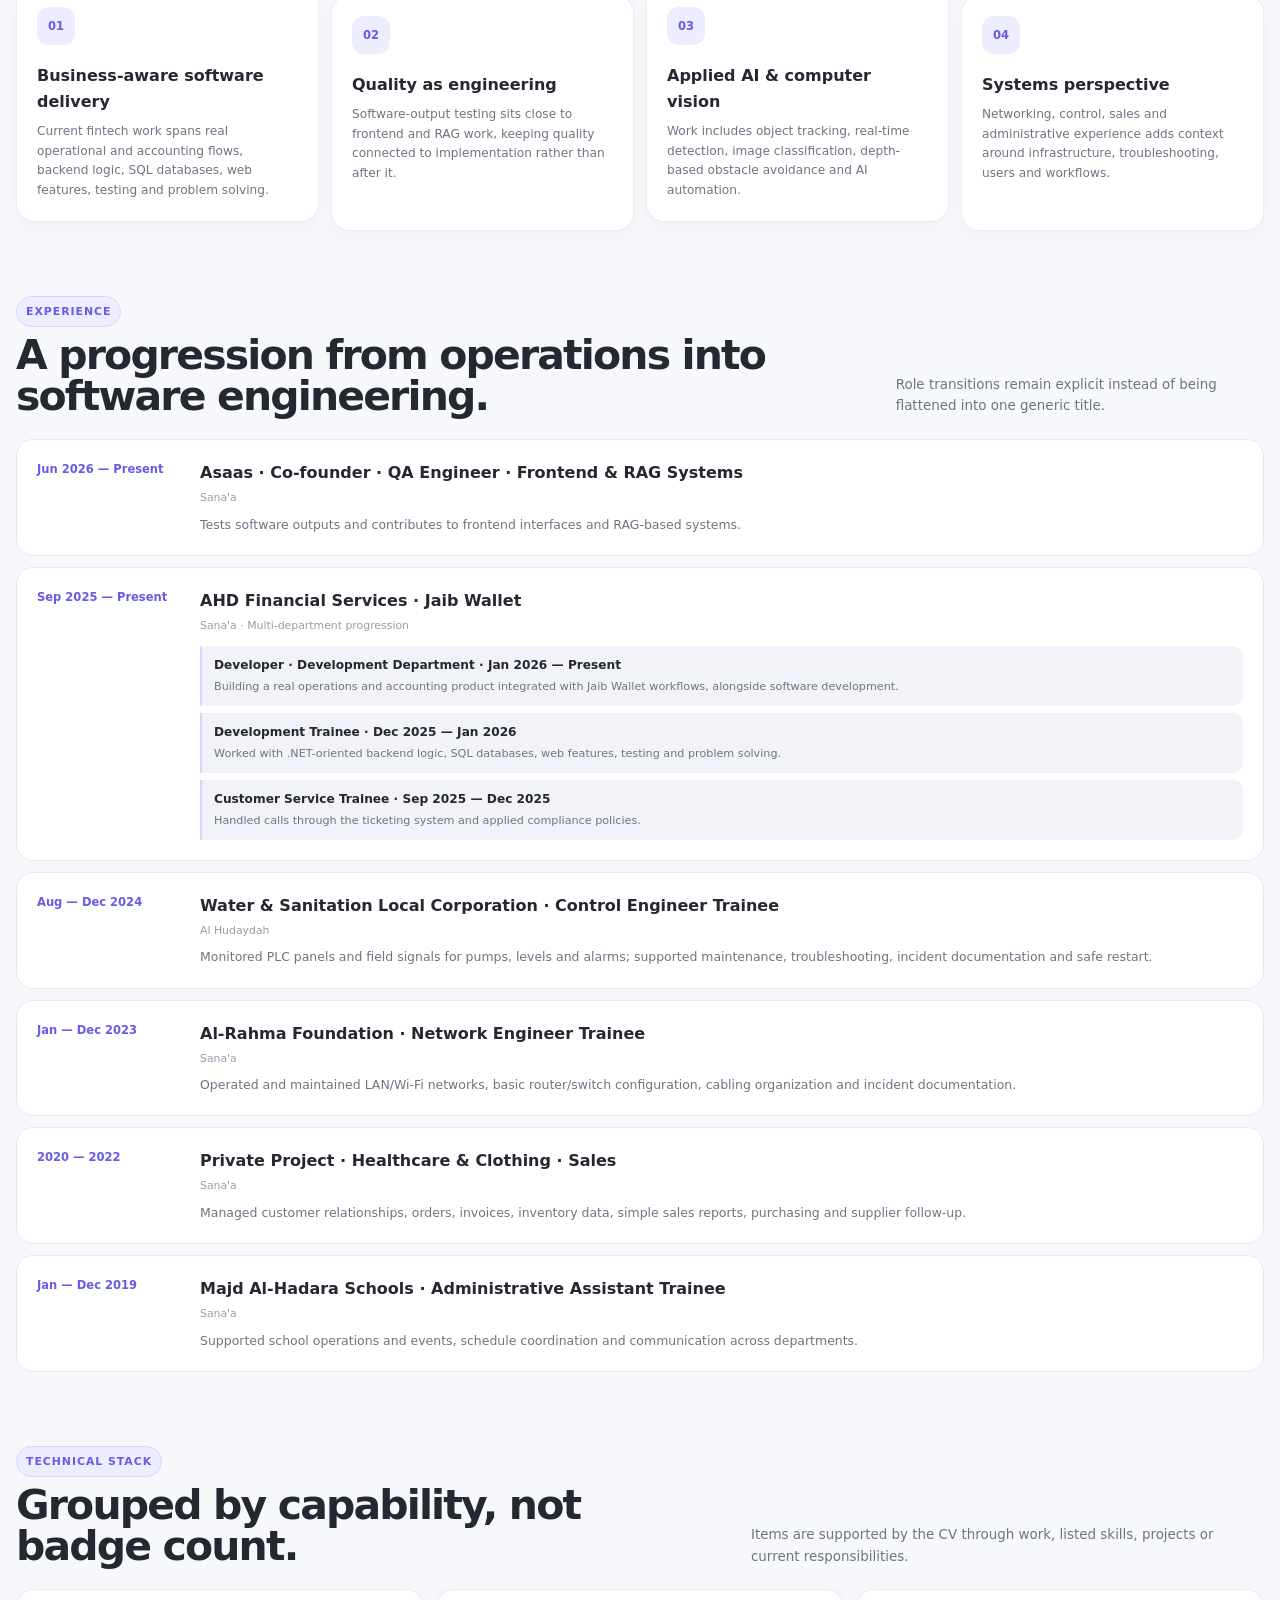
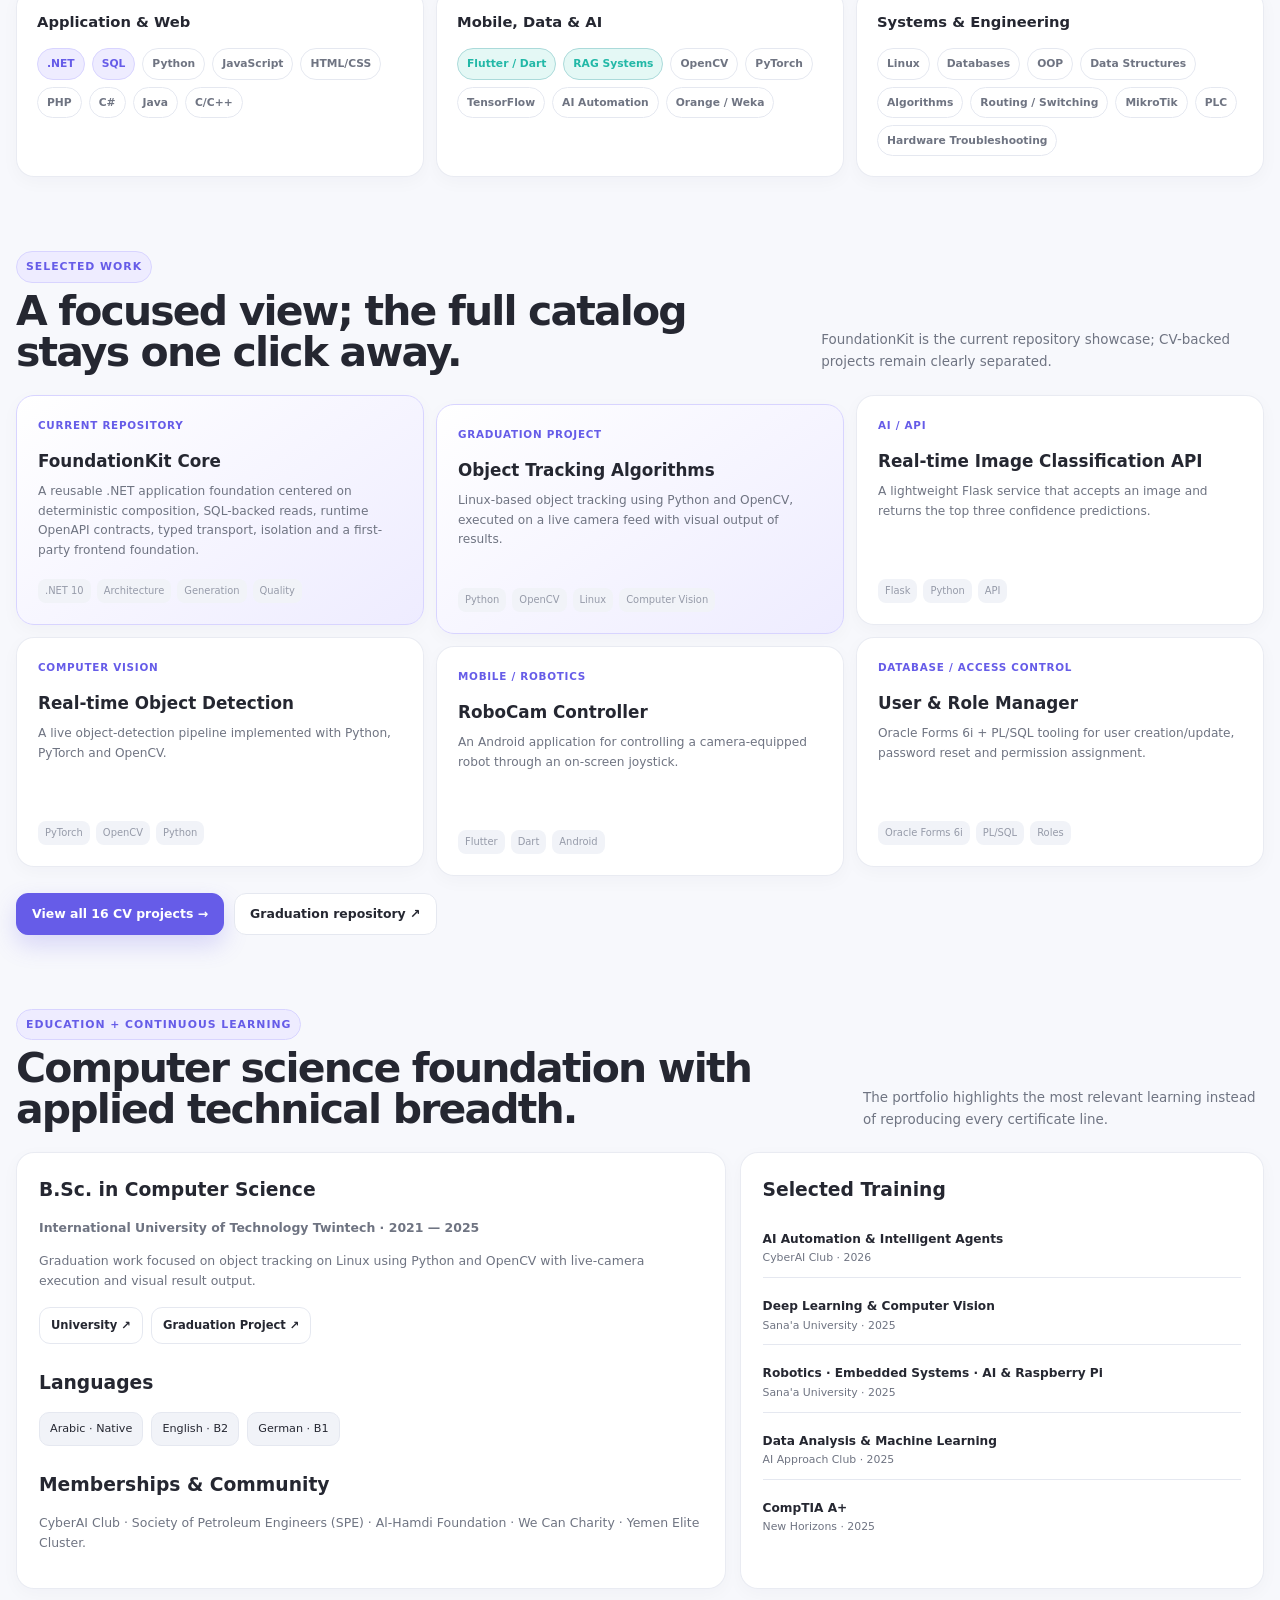
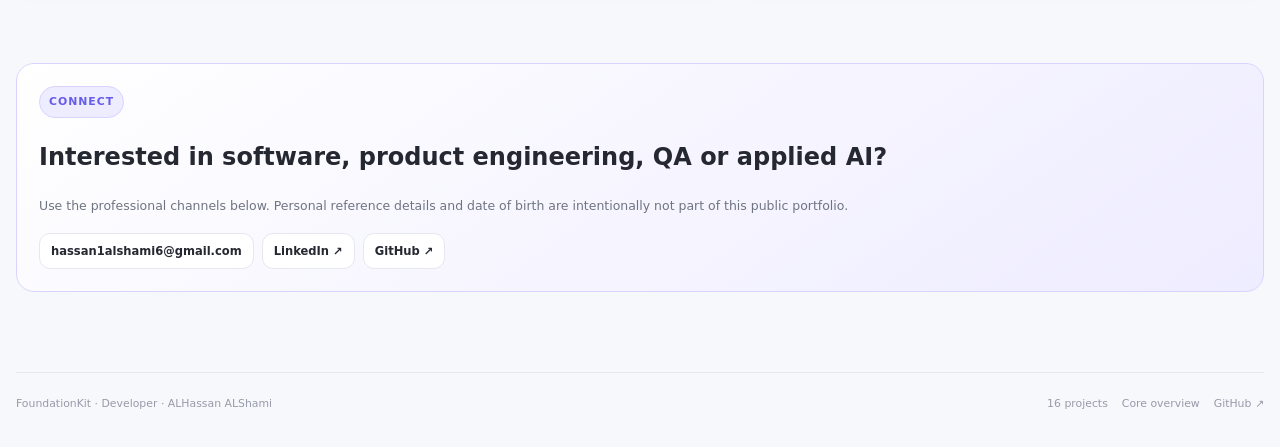
<file: site/developer.html>
<!doctype html>
<html lang="en" dir="ltr">
<head>
  <meta charset="utf-8">
  <meta name="viewport" content="width=device-width, initial-scale=1">
  <meta name="theme-color" content="#F7F8FC">
  <meta name="description" content="ALHassan ALShami — software engineer working across fintech systems, QA, frontend engineering, RAG systems, AI automation and applied computer vision.">
  <title>FoundationKit — Developer · ALHassan ALShami</title>
  <link rel="icon" type="image/png" href="assets/developer-avatar.png">
  <link rel="stylesheet" href="styles.css">
  <link rel="stylesheet" href="pages.css">
  <link rel="stylesheet" href="developer.css">
</head>
<body>
<a class="skip-link" href="#main" data-en="Skip to content" data-ar="انتقل إلى المحتوى">Skip to content</a>
<header class="topbar">
  <a class="brand" href="index.html"><span class="brand-mark"><i></i><i></i><i></i></span><span class="brand-copy"><strong>FoundationKit</strong><small data-en="Composable .NET Application Foundation" data-ar="أساس .NET قابل للتركيب وإعادة الاستخدام">Composable .NET Application Foundation</small></span></a>
  <button class="nav-toggle" type="button" aria-controls="site-nav" aria-expanded="false" data-aria-en="Open navigation" data-aria-ar="فتح التنقل" aria-label="Open navigation"><span></span><span></span><span></span></button>
  <nav class="site-nav" id="site-nav">
    <a data-page href="index.html" data-en="Overview" data-ar="نظرة عامة">Overview</a><a data-page href="architecture.html" data-en="Architecture" data-ar="المعمارية">Architecture</a><a data-page href="capabilities.html" data-en="Capabilities" data-ar="القدرات">Capabilities</a><a data-page href="packages.html" data-en="Packages" data-ar="الحزم">Packages</a><a data-page href="composer.html">Composer</a><a data-page href="frontend.html" data-en="Frontend" data-ar="الواجهة">Frontend</a><a data-page href="quality.html" data-en="Quality" data-ar="الجودة">Quality</a><a data-page href="start.html" data-en="Start" data-ar="ابدأ">Start</a><a class="dev-nav-link" data-page href="developer.html"><img class="dev-nav-avatar" src="assets/developer-avatar.png" alt=""><span data-en="Developer" data-ar="المطور">Developer</span></a>
  </nav>
  <div class="top-actions"><span class="baseline">ALHassan · Developer</span><button class="icon-button" id="theme-toggle" type="button" aria-label="Toggle theme">◐</button><a class="icon-button github-link" href="https://github.com/a2sn2" target="_blank" rel="noreferrer" aria-label="Open GitHub profile">↗</a></div>
</header>

<main class="page-main" id="main">
  <section class="page-shell page-hero compact" data-reveal>
    <div class="dev-hero-v2">
      <article class="dev-intro">
        <div class="dev-identity-pill">
          <span class="dev-photo-ring"><img src="assets/developer-avatar.png" alt="Portrait of ALHassan ALShami"></span>
          <span><strong>ALHassan ALShami</strong><small data-en="Software Engineer · Sana'a, Yemen" data-ar="مهندس برمجيات · صنعاء، اليمن">Software Engineer · Sana'a, Yemen</small></span>
        </div>
        <div class="dev-kicker" data-en="THE DEVELOPER BEHIND FOUNDATIONKIT" data-ar="المطور خلف FOUNDATIONKIT">THE DEVELOPER BEHIND FOUNDATIONKIT</div>
        <h1><span data-en="Software that" data-ar="برمجيات تربط">Software that</span><br><span class="accent" data-en="connects engineering" data-ar="الهندسة">connects engineering</span><br><span data-en="to real work." data-ar="بالعمل الحقيقي.">to real work.</span></h1>
        <p data-en="I work across software delivery, fintech systems, quality assurance, frontend engineering, RAG systems and applied AI. My path combines hands-on development with operational context — from customer-service and business workflows to databases, web systems, testing, automation and computer vision." data-ar="أعمل عبر تطوير البرمجيات والأنظمة المالية وضمان الجودة وهندسة الواجهات وأنظمة RAG والذكاء الاصطناعي التطبيقي. مساري يجمع التنفيذ البرمجي بالسياق التشغيلي — من خدمة العملاء وسير الأعمال إلى قواعد البيانات والأنظمة الويب والاختبار والأتمتة والرؤية الحاسوبية.">I work across software delivery, fintech systems, quality assurance, frontend engineering, RAG systems and applied AI. My path combines hands-on development with operational context — from customer-service and business workflows to databases, web systems, testing, automation and computer vision.</p>
        <div class="dev-role-line"><span>Software Engineering</span><span>Fintech Systems</span><span>QA</span><span>Frontend</span><span>RAG</span><span>AI Automation</span><span>Computer Vision</span></div>
        <div class="dev-signal-strip"><span data-en="Operations" data-ar="تشغيل">Operations</span><i></i><span data-en="Systems" data-ar="أنظمة">Systems</span><i></i><span data-en="Code" data-ar="برمجة">Code</span><i></i><span data-en="Quality" data-ar="جودة">Quality</span><i></i><span data-en="Product" data-ar="منتج">Product</span></div>
        <div class="page-actions"><a class="button primary" href="developer-projects.html"><span data-en="Explore 16 projects" data-ar="استكشف 16 مشروعًا">Explore 16 projects</span> <span>→</span></a><a class="button secondary" href="mailto:hassan1alshami6@gmail.com" data-en="Email" data-ar="البريد">Email</a><a class="button secondary" href="https://www.linkedin.com/in/a2sn4" target="_blank" rel="noreferrer">LinkedIn ↗</a></div>
      </article>

      <aside class="dev-orbit-scene" aria-label="Professional capability orbit">
        <div class="dev-orbit-core"><span><img src="assets/developer-avatar.png" alt=""><b>ALHassan</b><small data-en="build · verify · improve" data-ar="يبني · يتحقق · يطوّر">build · verify · improve</small></span></div>
        <div class="dev-satellite s1"><b>Fintech</b><small data-en="real workflows" data-ar="سير عمل حقيقي">real workflows</small></div>
        <div class="dev-satellite s2"><b>QA</b><small data-en="quality near code" data-ar="الجودة قرب الكود">quality near code</small></div>
        <div class="dev-satellite s3"><b>RAG + AI</b><small data-en="applied systems" data-ar="أنظمة تطبيقية">applied systems</small></div>
        <div class="dev-satellite s4"><b>Frontend</b><small data-en="usable interfaces" data-ar="واجهات قابلة للاستخدام">usable interfaces</small></div>
        <p class="dev-proof-note" data-en="Source-grounded profile · CV verified · sensitive personal details intentionally omitted" data-ar="ملف مبني على المصدر · السيرة موثقة · التفاصيل الشخصية الحساسة غير منشورة عمدًا">Source-grounded profile · CV verified · sensitive personal details intentionally omitted</p>
      </aside>
    </div>
  </section>

  <section class="page-shell dev-section" data-reveal>
    <div class="dev-section-head"><div><span class="eyebrow" data-en="WHAT I BRING" data-ar="ما الذي أضيفه">WHAT I BRING</span><h2 data-en="Cross-functional context with an engineering center." data-ar="سياق متعدد الوظائف مركزه الهندسة.">Cross-functional context with an engineering center.</h2></div><p data-en="The value is not a long technology list. It is the ability to connect product behavior, operational reality, data, quality and implementation." data-ar="القيمة ليست في قائمة تقنيات طويلة؛ بل في ربط سلوك المنتج بالواقع التشغيلي والبيانات والجودة والتنفيذ.">The value is not a long technology list. It is the ability to connect product behavior, operational reality, data, quality and implementation.</p></div>
    <div class="value-grid">
      <article class="value-card"><span>01</span><h3 data-en="Business-aware software delivery" data-ar="تطوير يفهم العمل">Business-aware software delivery</h3><p data-en="Current fintech work spans real operational and accounting flows, backend logic, SQL databases, web features, testing and problem solving." data-ar="العمل الحالي في التقنية المالية يمتد إلى تدفقات تشغيلية ومحاسبية فعلية، ومنطق خلفي، وقواعد SQL، وميزات ويب، واختبار وحل مشكلات.">Current fintech work spans real operational and accounting flows, backend logic, SQL databases, web features, testing and problem solving.</p></article>
      <article class="value-card"><span>02</span><h3 data-en="Quality as engineering" data-ar="الجودة كوظيفة هندسية">Quality as engineering</h3><p data-en="Software-output testing sits close to frontend and RAG work, keeping quality connected to implementation rather than after it." data-ar="اختبار مخرجات البرمجيات قريب من عمل الواجهات وRAG، لتبقى الجودة مرتبطة بالتنفيذ لا مرحلة لاحقة له.">Software-output testing sits close to frontend and RAG work, keeping quality connected to implementation rather than after it.</p></article>
      <article class="value-card"><span>03</span><h3 data-en="Applied AI & computer vision" data-ar="ذكاء اصطناعي ورؤية حاسوبية تطبيقية">Applied AI & computer vision</h3><p data-en="Work includes object tracking, real-time detection, image classification, depth-based obstacle avoidance and AI automation." data-ar="يشمل العمل تتبع الأجسام، والكشف اللحظي، وتصنيف الصور، وتجنب العوائق بالعمق، وأتمتة الذكاء الاصطناعي.">Work includes object tracking, real-time detection, image classification, depth-based obstacle avoidance and AI automation.</p></article>
      <article class="value-card"><span>04</span><h3 data-en="Systems perspective" data-ar="منظور أنظمة">Systems perspective</h3><p data-en="Networking, control, sales and administrative experience adds context around infrastructure, troubleshooting, users and workflows." data-ar="خبرات الشبكات والتحكم والمبيعات والإدارة تضيف فهمًا للبنية التحتية واستكشاف الأعطال والمستخدمين وسير العمل.">Networking, control, sales and administrative experience adds context around infrastructure, troubleshooting, users and workflows.</p></article>
    </div>
  </section>

  <section class="page-shell dev-section" data-reveal>
    <div class="dev-section-head"><div><span class="eyebrow" data-en="EXPERIENCE" data-ar="الخبرة">EXPERIENCE</span><h2 data-en="A progression from operations into software engineering." data-ar="مسار تطور من التشغيل إلى هندسة البرمجيات.">A progression from operations into software engineering.</h2></div><p data-en="Role transitions remain explicit instead of being flattened into one generic title." data-ar="انتقالات الأدوار ظاهرة كما هي بدل اختصارها في مسمى وظيفي عام واحد.">Role transitions remain explicit instead of being flattened into one generic title.</p></div>
    <div class="timeline">
      <article class="timeline-item"><div class="timeline-date">Jun 2026 — Present</div><div class="timeline-copy"><h3>Asaas · Co-founder · QA Engineer · Frontend & RAG Systems</h3><small>Sana'a</small><p data-en="Tests software outputs and contributes to frontend interfaces and RAG-based systems." data-ar="اختبار مخرجات الأنظمة والمساهمة في الواجهات وأنظمة RAG.">Tests software outputs and contributes to frontend interfaces and RAG-based systems.</p></div></article>
      <article class="timeline-item"><div class="timeline-date">Sep 2025 — Present</div><div class="timeline-copy"><h3>AHD Financial Services · Jaib Wallet</h3><small data-en="Sana'a · Multi-department progression" data-ar="صنعاء · تطور عبر عدة أقسام">Sana'a · Multi-department progression</small><div class="timeline-sub"><div><b>Developer · Development Department · Jan 2026 — Present</b><span data-en="Building a real operations and accounting product integrated with Jaib Wallet workflows, alongside software development." data-ar="بناء منتج تشغيلي ومحاسبي فعلي مرتبط بسير عمل محفظة جيب، إلى جانب تطوير البرمجيات.">Building a real operations and accounting product integrated with Jaib Wallet workflows, alongside software development.</span></div><div><b>Development Trainee · Dec 2025 — Jan 2026</b><span data-en="Worked with .NET-oriented backend logic, SQL databases, web features, testing and problem solving." data-ar="عمل على منطق خلفي موجه لـ.NET وقواعد SQL وميزات ويب واختبار وحل مشكلات.">Worked with .NET-oriented backend logic, SQL databases, web features, testing and problem solving.</span></div><div><b>Customer Service Trainee · Sep 2025 — Dec 2025</b><span data-en="Handled calls through the ticketing system and applied compliance policies." data-ar="تعامل مع الاتصالات عبر نظام التذاكر وطبق سياسات الامتثال.">Handled calls through the ticketing system and applied compliance policies.</span></div></div></div></article>
      <article class="timeline-item"><div class="timeline-date">Aug — Dec 2024</div><div class="timeline-copy"><h3 data-en="Water & Sanitation Local Corporation · Control Engineer Trainee" data-ar="المؤسسة المحلية للمياه والصرف الصحي · متدرب هندسة تحكم">Water & Sanitation Local Corporation · Control Engineer Trainee</h3><small>Al Hudaydah</small><p data-en="Monitored PLC panels and field signals for pumps, levels and alarms; supported maintenance, troubleshooting, incident documentation and safe restart." data-ar="متابعة لوحات PLC وإشارات الحقل للمضخات والمناسيب والإنذارات، ودعم الصيانة واستكشاف الأعطال وتوثيق الحوادث وإعادة التشغيل الآمن.">Monitored PLC panels and field signals for pumps, levels and alarms; supported maintenance, troubleshooting, incident documentation and safe restart.</p></div></article>
      <article class="timeline-item"><div class="timeline-date">Jan — Dec 2023</div><div class="timeline-copy"><h3 data-en="Al-Rahma Foundation · Network Engineer Trainee" data-ar="مؤسسة الرحمة · متدرب هندسة شبكات">Al-Rahma Foundation · Network Engineer Trainee</h3><small>Sana'a</small><p data-en="Operated and maintained LAN/Wi-Fi networks, basic router/switch configuration, cabling organization and incident documentation." data-ar="تشغيل وصيانة شبكات LAN/Wi-Fi، وإعدادات أساسية للموجهات والمحولات، وتنظيم الكابلات وتوثيق الحوادث.">Operated and maintained LAN/Wi-Fi networks, basic router/switch configuration, cabling organization and incident documentation.</p></div></article>
      <article class="timeline-item"><div class="timeline-date">2020 — 2022</div><div class="timeline-copy"><h3 data-en="Private Project · Healthcare & Clothing · Sales" data-ar="مشروع خاص · رعاية صحية وملابس · مبيعات">Private Project · Healthcare & Clothing · Sales</h3><small>Sana'a</small><p data-en="Managed customer relationships, orders, invoices, inventory data, simple sales reports, purchasing and supplier follow-up." data-ar="إدارة علاقات العملاء والطلبات والفواتير وبيانات المخزون وتقارير المبيعات البسيطة والمشتريات ومتابعة الموردين.">Managed customer relationships, orders, invoices, inventory data, simple sales reports, purchasing and supplier follow-up.</p></div></article>
      <article class="timeline-item"><div class="timeline-date">Jan — Dec 2019</div><div class="timeline-copy"><h3 data-en="Majd Al-Hadara Schools · Administrative Assistant Trainee" data-ar="مدارس مجد الحضارة · متدرب مساعد إداري">Majd Al-Hadara Schools · Administrative Assistant Trainee</h3><small>Sana'a</small><p data-en="Supported school operations and events, schedule coordination and communication across departments." data-ar="دعم العمليات اليومية والفعاليات وتنسيق الجداول والتواصل بين الأقسام.">Supported school operations and events, schedule coordination and communication across departments.</p></div></article>
    </div>
  </section>

  <section class="page-shell dev-section" data-reveal>
    <div class="dev-section-head"><div><span class="eyebrow" data-en="TECHNICAL STACK" data-ar="التقنيات">TECHNICAL STACK</span><h2 data-en="Grouped by capability, not badge count." data-ar="مصنفة حسب القدرة، لا بعدد الشارات.">Grouped by capability, not badge count.</h2></div><p data-en="Items are supported by the CV through work, listed skills, projects or current responsibilities." data-ar="العناصر مدعومة بالسيرة من خلال العمل أو المهارات أو المشاريع أو المسؤوليات الحالية.">Items are supported by the CV through work, listed skills, projects or current responsibilities.</p></div>
    <div class="stack-groups">
      <article class="stack-card"><h3 data-en="Application & Web" data-ar="تطبيقات وويب">Application & Web</h3><div class="skill-cloud"><span class="skill-chip primary">.NET</span><span class="skill-chip primary">SQL</span><span class="skill-chip">Python</span><span class="skill-chip">JavaScript</span><span class="skill-chip">HTML/CSS</span><span class="skill-chip">PHP</span><span class="skill-chip">C#</span><span class="skill-chip">Java</span><span class="skill-chip">C/C++</span></div></article>
      <article class="stack-card"><h3 data-en="Mobile, Data & AI" data-ar="موبايل وبيانات وذكاء اصطناعي">Mobile, Data & AI</h3><div class="skill-cloud"><span class="skill-chip aqua">Flutter / Dart</span><span class="skill-chip aqua">RAG Systems</span><span class="skill-chip">OpenCV</span><span class="skill-chip">PyTorch</span><span class="skill-chip">TensorFlow</span><span class="skill-chip">AI Automation</span><span class="skill-chip">Orange / Weka</span></div></article>
      <article class="stack-card"><h3 data-en="Systems & Engineering" data-ar="أنظمة وهندسة">Systems & Engineering</h3><div class="skill-cloud"><span class="skill-chip">Linux</span><span class="skill-chip">Databases</span><span class="skill-chip">OOP</span><span class="skill-chip">Data Structures</span><span class="skill-chip">Algorithms</span><span class="skill-chip">Routing / Switching</span><span class="skill-chip">MikroTik</span><span class="skill-chip">PLC</span><span class="skill-chip">Hardware Troubleshooting</span></div></article>
    </div>
  </section>

  <section class="page-shell dev-section" data-reveal>
    <div class="dev-section-head"><div><span class="eyebrow" data-en="SELECTED WORK" data-ar="أعمال مختارة">SELECTED WORK</span><h2 data-en="A focused view; the full catalog stays one click away." data-ar="عرض مركز؛ والكتالوج الكامل على بُعد نقرة.">A focused view; the full catalog stays one click away.</h2></div><p data-en="FoundationKit is the current repository showcase; CV-backed projects remain clearly separated." data-ar="FoundationKit هو عرض المستودع الحالي، بينما تبقى مشاريع السيرة محددة بوضوح.">FoundationKit is the current repository showcase; CV-backed projects remain clearly separated.</p></div>
    <div class="project-feature-grid">
      <article class="project-feature featured"><small>CURRENT REPOSITORY</small><h3>FoundationKit Core</h3><p data-en="A reusable .NET application foundation centered on deterministic composition, SQL-backed reads, runtime OpenAPI contracts, typed transport, isolation and a first-party frontend foundation." data-ar="أساس تطبيقات .NET قابل لإعادة الاستخدام يركز على التركيب الحتمي، والقراءات المدعومة بـSQL، وعقود Runtime OpenAPI، وTyped Transport، والعزل وأساس واجهة من الطرف الأول.">A reusable .NET application foundation centered on deterministic composition, SQL-backed reads, runtime OpenAPI contracts, typed transport, isolation and a first-party frontend foundation.</p><footer><span>.NET 10</span><span>Architecture</span><span>Generation</span><span>Quality</span></footer></article>
      <article class="project-feature featured"><small>GRADUATION PROJECT</small><h3>Object Tracking Algorithms</h3><p data-en="Linux-based object tracking using Python and OpenCV, executed on a live camera feed with visual output of results." data-ar="تتبع أجسام على Linux باستخدام Python وOpenCV، يعمل على بث كاميرا مباشر مع إخراج بصري للنتائج.">Linux-based object tracking using Python and OpenCV, executed on a live camera feed with visual output of results.</p><footer><span>Python</span><span>OpenCV</span><span>Linux</span><span>Computer Vision</span></footer></article>
      <article class="project-feature"><small>AI / API</small><h3>Real-time Image Classification API</h3><p data-en="A lightweight Flask service that accepts an image and returns the top three confidence predictions." data-ar="خدمة Flask خفيفة تستقبل صورة وتعيد أعلى ثلاثة تنبؤات حسب الثقة.">A lightweight Flask service that accepts an image and returns the top three confidence predictions.</p><footer><span>Flask</span><span>Python</span><span>API</span></footer></article>
      <article class="project-feature"><small>COMPUTER VISION</small><h3>Real-time Object Detection</h3><p data-en="A live object-detection pipeline implemented with Python, PyTorch and OpenCV." data-ar="مسار كشف أجسام لحظي باستخدام Python وPyTorch وOpenCV.">A live object-detection pipeline implemented with Python, PyTorch and OpenCV.</p><footer><span>PyTorch</span><span>OpenCV</span><span>Python</span></footer></article>
      <article class="project-feature"><small>MOBILE / ROBOTICS</small><h3>RoboCam Controller</h3><p data-en="An Android application for controlling a camera-equipped robot through an on-screen joystick." data-ar="تطبيق Android للتحكم بروبوت مزود بكاميرا عبر عصا تحكم على الشاشة.">An Android application for controlling a camera-equipped robot through an on-screen joystick.</p><footer><span>Flutter</span><span>Dart</span><span>Android</span></footer></article>
      <article class="project-feature"><small>DATABASE / ACCESS CONTROL</small><h3>User & Role Manager</h3><p data-en="Oracle Forms 6i + PL/SQL tooling for user creation/update, password reset and permission assignment." data-ar="أدوات Oracle Forms 6i + PL/SQL لإنشاء وتحديث المستخدمين وإعادة تعيين كلمات المرور ومنح الصلاحيات.">Oracle Forms 6i + PL/SQL tooling for user creation/update, password reset and permission assignment.</p><footer><span>Oracle Forms 6i</span><span>PL/SQL</span><span>Roles</span></footer></article>
    </div>
    <div class="page-actions"><a class="button primary" href="developer-projects.html" data-en="View all 16 CV projects →" data-ar="شاهد مشاريع السيرة الـ16 ←">View all 16 CV projects →</a><a class="button secondary" href="https://github.com/a2sn2/GraduationProject.git" target="_blank" rel="noreferrer" data-en="Graduation repository ↗" data-ar="مستودع مشروع التخرج ↗">Graduation repository ↗</a></div>
  </section>

  <section class="page-shell dev-section" data-reveal>
    <div class="dev-section-head"><div><span class="eyebrow" data-en="EDUCATION + CONTINUOUS LEARNING" data-ar="التعليم + التعلم المستمر">EDUCATION + CONTINUOUS LEARNING</span><h2 data-en="Computer science foundation with applied technical breadth." data-ar="أساس علوم حاسوب مع اتساع تقني تطبيقي.">Computer science foundation with applied technical breadth.</h2></div><p data-en="The portfolio highlights the most relevant learning instead of reproducing every certificate line." data-ar="يعرض الملف أهم مسارات التعلم بدل نسخ كل سطر شهادة.">The portfolio highlights the most relevant learning instead of reproducing every certificate line.</p></div>
    <div class="dev-two-col">
      <article class="edu-card"><h3>B.Sc. in Computer Science</h3><p><strong>International University of Technology Twintech · 2021 — 2025</strong></p><p data-en="Graduation work focused on object tracking on Linux using Python and OpenCV with live-camera execution and visual result output." data-ar="ركز مشروع التخرج على تتبع الأجسام على Linux باستخدام Python وOpenCV مع تنفيذ مباشر على الكاميرا وإظهار النتائج بصريًا.">Graduation work focused on object tracking on Linux using Python and OpenCV with live-camera execution and visual result output.</p><div class="contact-links"><a href="https://iutt.edu.ye/" target="_blank" rel="noreferrer" data-en="University ↗" data-ar="الجامعة ↗">University ↗</a><a href="https://github.com/a2sn2/GraduationProject.git" target="_blank" rel="noreferrer" data-en="Graduation Project ↗" data-ar="مشروع التخرج ↗">Graduation Project ↗</a></div><h3 style="margin-top:24px" data-en="Languages" data-ar="اللغات">Languages</h3><div class="language-row"><span data-en="Arabic · Native" data-ar="العربية · اللغة الأم">Arabic · Native</span><span data-en="English · B2" data-ar="الإنجليزية · B2">English · B2</span><span data-en="German · B1" data-ar="الألمانية · B1">German · B1</span></div><h3 style="margin-top:24px" data-en="Memberships & Community" data-ar="العضويات والمجتمع">Memberships & Community</h3><p>CyberAI Club · Society of Petroleum Engineers (SPE) · Al-Hamdi Foundation · We Can Charity · Yemen Elite Cluster.</p></article>
      <article class="training-card"><h3 data-en="Selected Training" data-ar="تدريب مختار">Selected Training</h3><div class="training-list"><div><b>AI Automation & Intelligent Agents</b><span>CyberAI Club · 2026</span></div><div><b>Deep Learning & Computer Vision</b><span>Sana'a University · 2025</span></div><div><b>Robotics · Embedded Systems · AI & Raspberry Pi</b><span>Sana'a University · 2025</span></div><div><b>Data Analysis & Machine Learning</b><span>AI Approach Club · 2025</span></div><div><b>CompTIA A+</b><span>New Horizons · 2025</span></div></div></article>
    </div>
  </section>

  <section class="page-shell dev-section" data-reveal>
    <article class="contact-card"><div><span class="eyebrow" data-en="CONNECT" data-ar="تواصل">CONNECT</span><h2 data-en="Interested in software, product engineering, QA or applied AI?" data-ar="مهتم بالبرمجيات أو هندسة المنتجات أو الجودة أو الذكاء الاصطناعي التطبيقي؟">Interested in software, product engineering, QA or applied AI?</h2><p data-en="Use the professional channels below. Personal reference details and date of birth are intentionally not part of this public portfolio." data-ar="استخدم القنوات المهنية أدناه. بيانات المراجع الشخصية وتاريخ الميلاد ليست جزءًا من هذا الملف العام عمدًا.">Use the professional channels below. Personal reference details and date of birth are intentionally not part of this public portfolio.</p></div><div class="contact-links"><a href="mailto:hassan1alshami6@gmail.com">hassan1alshami6@gmail.com</a><a href="https://www.linkedin.com/in/a2sn4" target="_blank" rel="noreferrer">LinkedIn ↗</a><a href="https://github.com/a2sn2" target="_blank" rel="noreferrer">GitHub ↗</a></div></article>
  </section>
</main>

<footer class="site-footer"><span>FoundationKit · Developer · ALHassan ALShami</span><nav><a href="developer-projects.html" data-en="16 projects" data-ar="16 مشروعًا">16 projects</a><a href="index.html" data-en="Core overview" data-ar="نظرة عامة على الكور">Core overview</a><a href="https://github.com/a2sn2" target="_blank" rel="noreferrer">GitHub ↗</a></nav></footer>
<script src="app.js"></script><script src="multipage.js"></script>
</body>
</html>
</file>
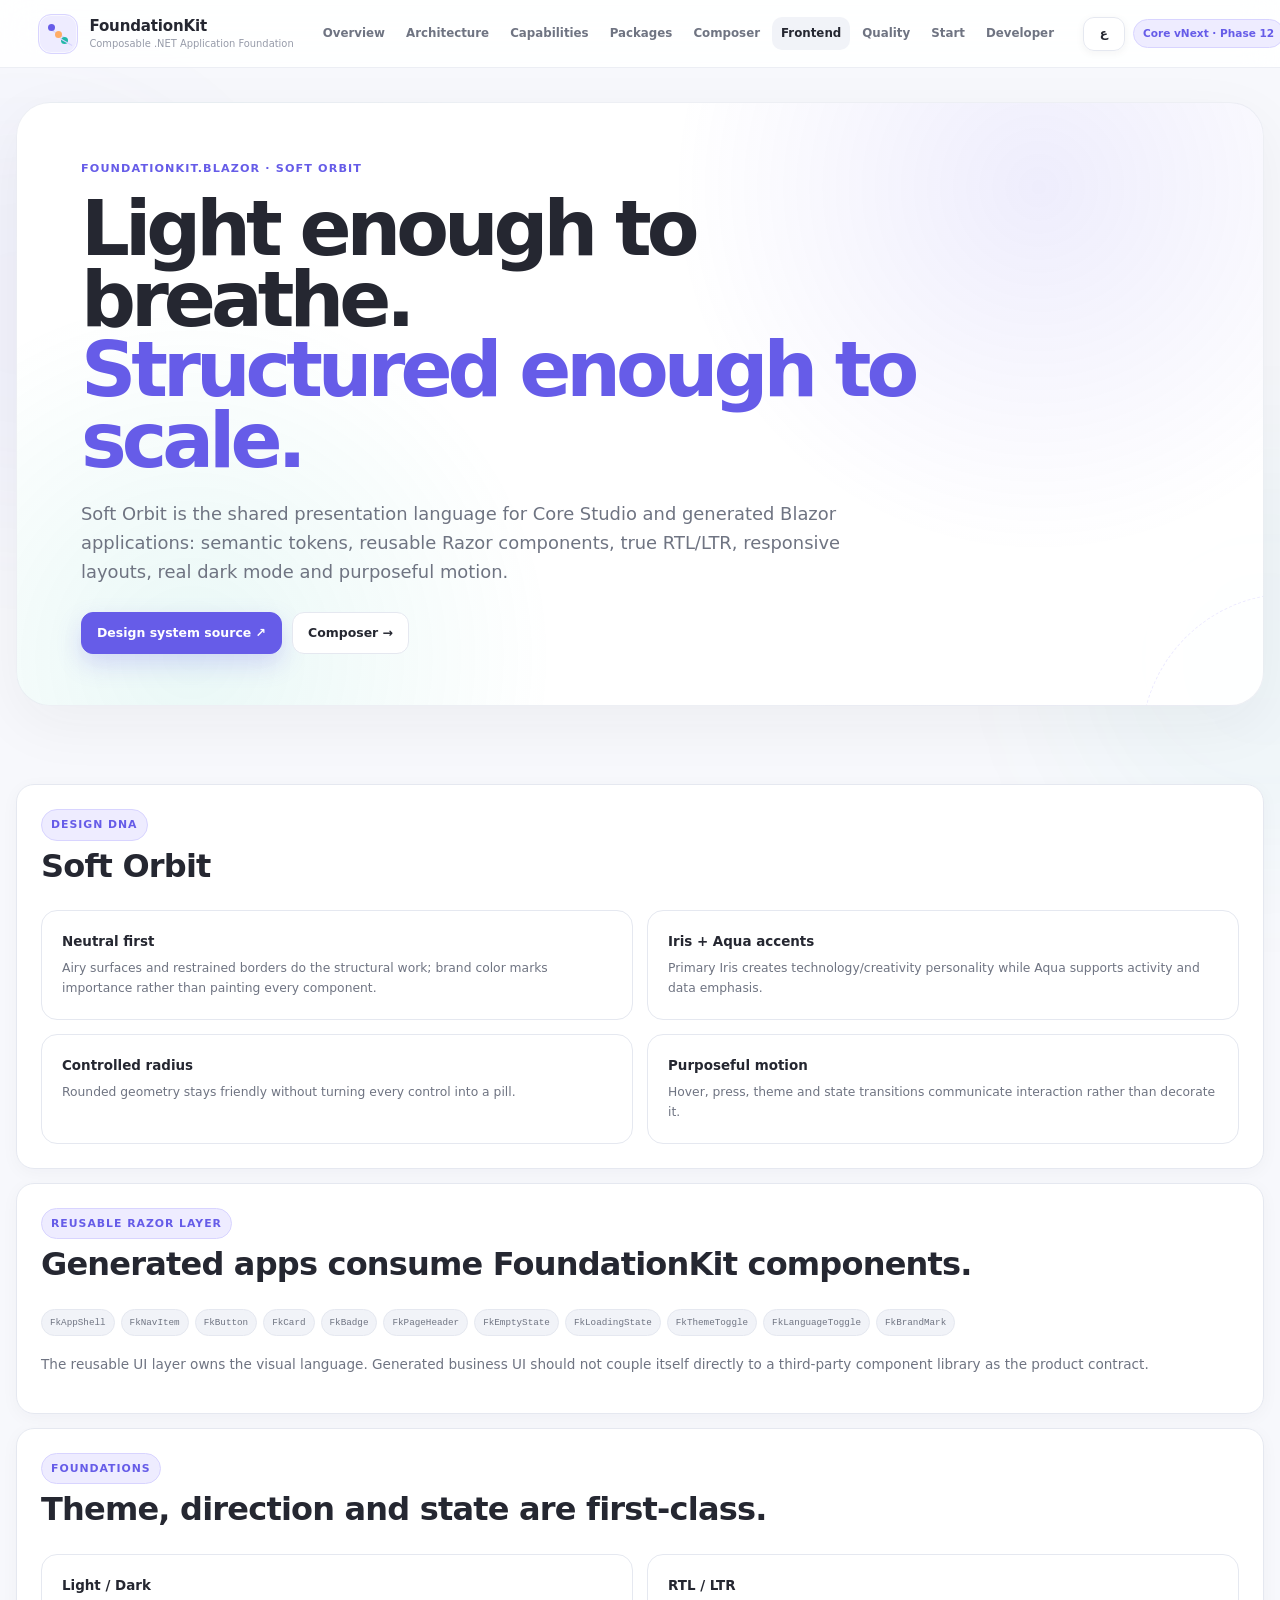
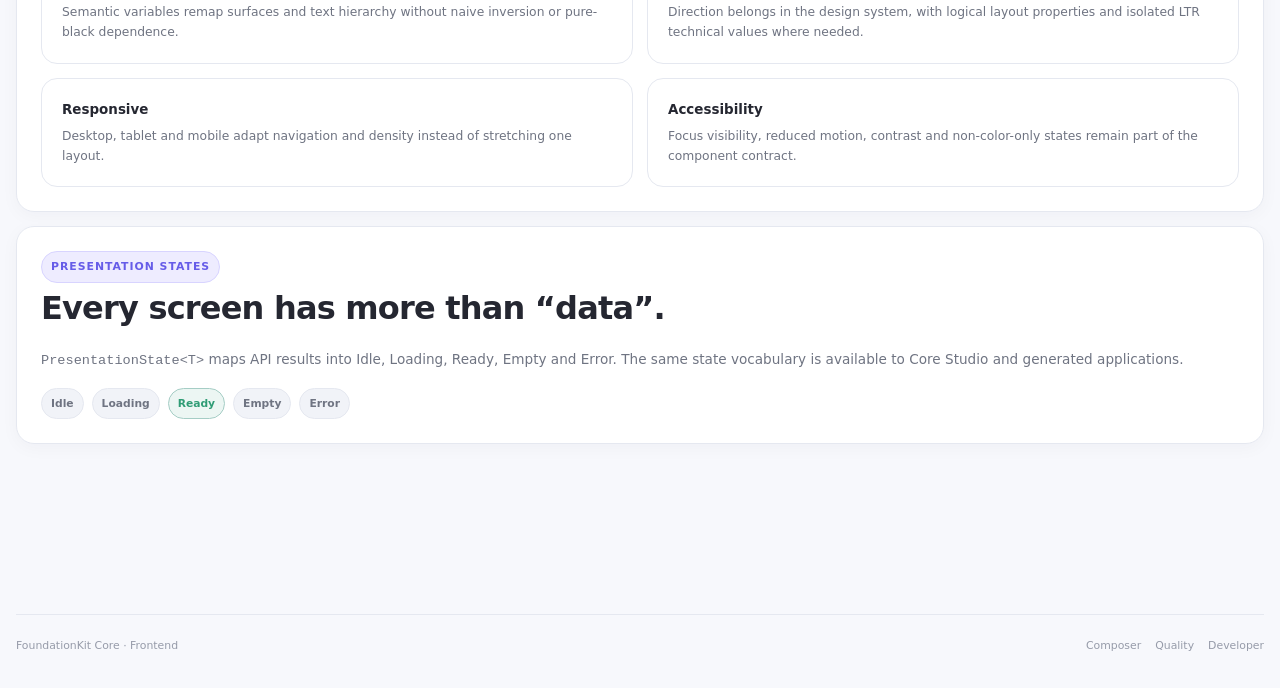
<file: site/frontend.html>
<!doctype html><html lang="en" dir="ltr"><head><meta charset="utf-8"><meta name="viewport" content="width=device-width, initial-scale=1"><meta name="theme-color" content="#F7F8FC"><meta name="description" content="FoundationKit.Blazor and the Soft Orbit unified design system."><title>FoundationKit Core — Frontend</title><link rel="stylesheet" href="styles.css"><link rel="stylesheet" href="pages.css"></head><body>
<a class="skip-link" href="#main">Skip to content</a><header class="topbar"><a class="brand" href="index.html"><span class="brand-mark"><i></i><i></i><i></i></span><span class="brand-copy"><strong>FoundationKit</strong><small>Composable .NET Application Foundation</small></span></a><button class="nav-toggle" type="button" aria-controls="site-nav" aria-expanded="false" aria-label="Open navigation"><span></span><span></span><span></span></button><nav class="site-nav" id="site-nav"><a data-page href="index.html">Overview</a><a data-page href="architecture.html">Architecture</a><a data-page href="capabilities.html">Capabilities</a><a data-page href="packages.html">Packages</a><a data-page href="composer.html">Composer</a><a data-page href="frontend.html">Frontend</a><a data-page href="quality.html">Quality</a><a data-page href="start.html">Start</a><a data-page href="developer.html">Developer</a></nav><div class="top-actions"><span class="baseline" data-baseline>Core vNext · Phase 12</span><button class="icon-button" id="theme-toggle" type="button">◐</button><a class="icon-button github-link" href="https://github.com/a2sn2/foundationkit-dotnet" target="_blank" rel="noreferrer">↗</a></div></header>
<main class="page-main" id="main"><section class="page-shell page-hero compact" data-reveal><div class="page-kicker">FOUNDATIONKIT.BLAZOR · SOFT ORBIT</div><h1 class="page-title">Light enough to breathe.<br><span>Structured enough to scale.</span></h1><p class="page-lead">Soft Orbit is the shared presentation language for Core Studio and generated Blazor applications: semantic tokens, reusable Razor components, true RTL/LTR, responsive layouts, real dark mode and purposeful motion.</p><div class="page-actions"><a class="button primary" href="https://github.com/a2sn2/foundationkit-dotnet/blob/main/docs/DESIGN-SYSTEM.md" target="_blank" rel="noreferrer">Design system source ↗</a><a class="button secondary" href="composer.html">Composer →</a></div></section>
<section class="page-shell content-section"><div class="content-card"><span class="eyebrow">DESIGN DNA</span><h2>Soft Orbit</h2><div class="feature-grid"><article class="feature-tile"><b>Neutral first</b><p>Airy surfaces and restrained borders do the structural work; brand color marks importance rather than painting every component.</p></article><article class="feature-tile"><b>Iris + Aqua accents</b><p>Primary Iris creates technology/creativity personality while Aqua supports activity and data emphasis.</p></article><article class="feature-tile"><b>Controlled radius</b><p>Rounded geometry stays friendly without turning every control into a pill.</p></article><article class="feature-tile"><b>Purposeful motion</b><p>Hover, press, theme and state transitions communicate interaction rather than decorate it.</p></article></div></div>
<div class="content-card"><span class="eyebrow">REUSABLE RAZOR LAYER</span><h2>Generated apps consume FoundationKit components.</h2><div class="tag-cloud" style="margin-top:18px"><span>FkAppShell</span><span>FkNavItem</span><span>FkButton</span><span>FkCard</span><span>FkBadge</span><span>FkPageHeader</span><span>FkEmptyState</span><span>FkLoadingState</span><span>FkThemeToggle</span><span>FkLanguageToggle</span><span>FkBrandMark</span></div><p>The reusable UI layer owns the visual language. Generated business UI should not couple itself directly to a third-party component library as the product contract.</p></div>
<div class="content-card"><span class="eyebrow">FOUNDATIONS</span><h2>Theme, direction and state are first-class.</h2><div class="feature-grid"><article class="feature-tile"><b>Light / Dark</b><p>Semantic variables remap surfaces and text hierarchy without naive inversion or pure-black dependence.</p></article><article class="feature-tile"><b>RTL / LTR</b><p>Direction belongs in the design system, with logical layout properties and isolated LTR technical values where needed.</p></article><article class="feature-tile"><b>Responsive</b><p>Desktop, tablet and mobile adapt navigation and density instead of stretching one layout.</p></article><article class="feature-tile"><b>Accessibility</b><p>Focus visibility, reduced motion, contrast and non-color-only states remain part of the component contract.</p></article></div></div>
<div class="content-card"><span class="eyebrow">PRESENTATION STATES</span><h2>Every screen has more than “data”.</h2><p><code>PresentationState&lt;T&gt;</code> maps API results into Idle, Loading, Ready, Empty and Error. The same state vocabulary is available to Core Studio and generated applications.</p><div class="status-row"><span class="status-pill">Idle</span><span class="status-pill">Loading</span><span class="status-pill good">Ready</span><span class="status-pill">Empty</span><span class="status-pill">Error</span></div></div></section></main>
<footer class="site-footer"><span>FoundationKit Core · Frontend</span><nav><a href="composer.html">Composer</a><a href="quality.html">Quality</a><a href="developer.html">Developer</a></nav></footer><script src="app.js"></script><script src="multipage.js"></script></body></html>
</file>
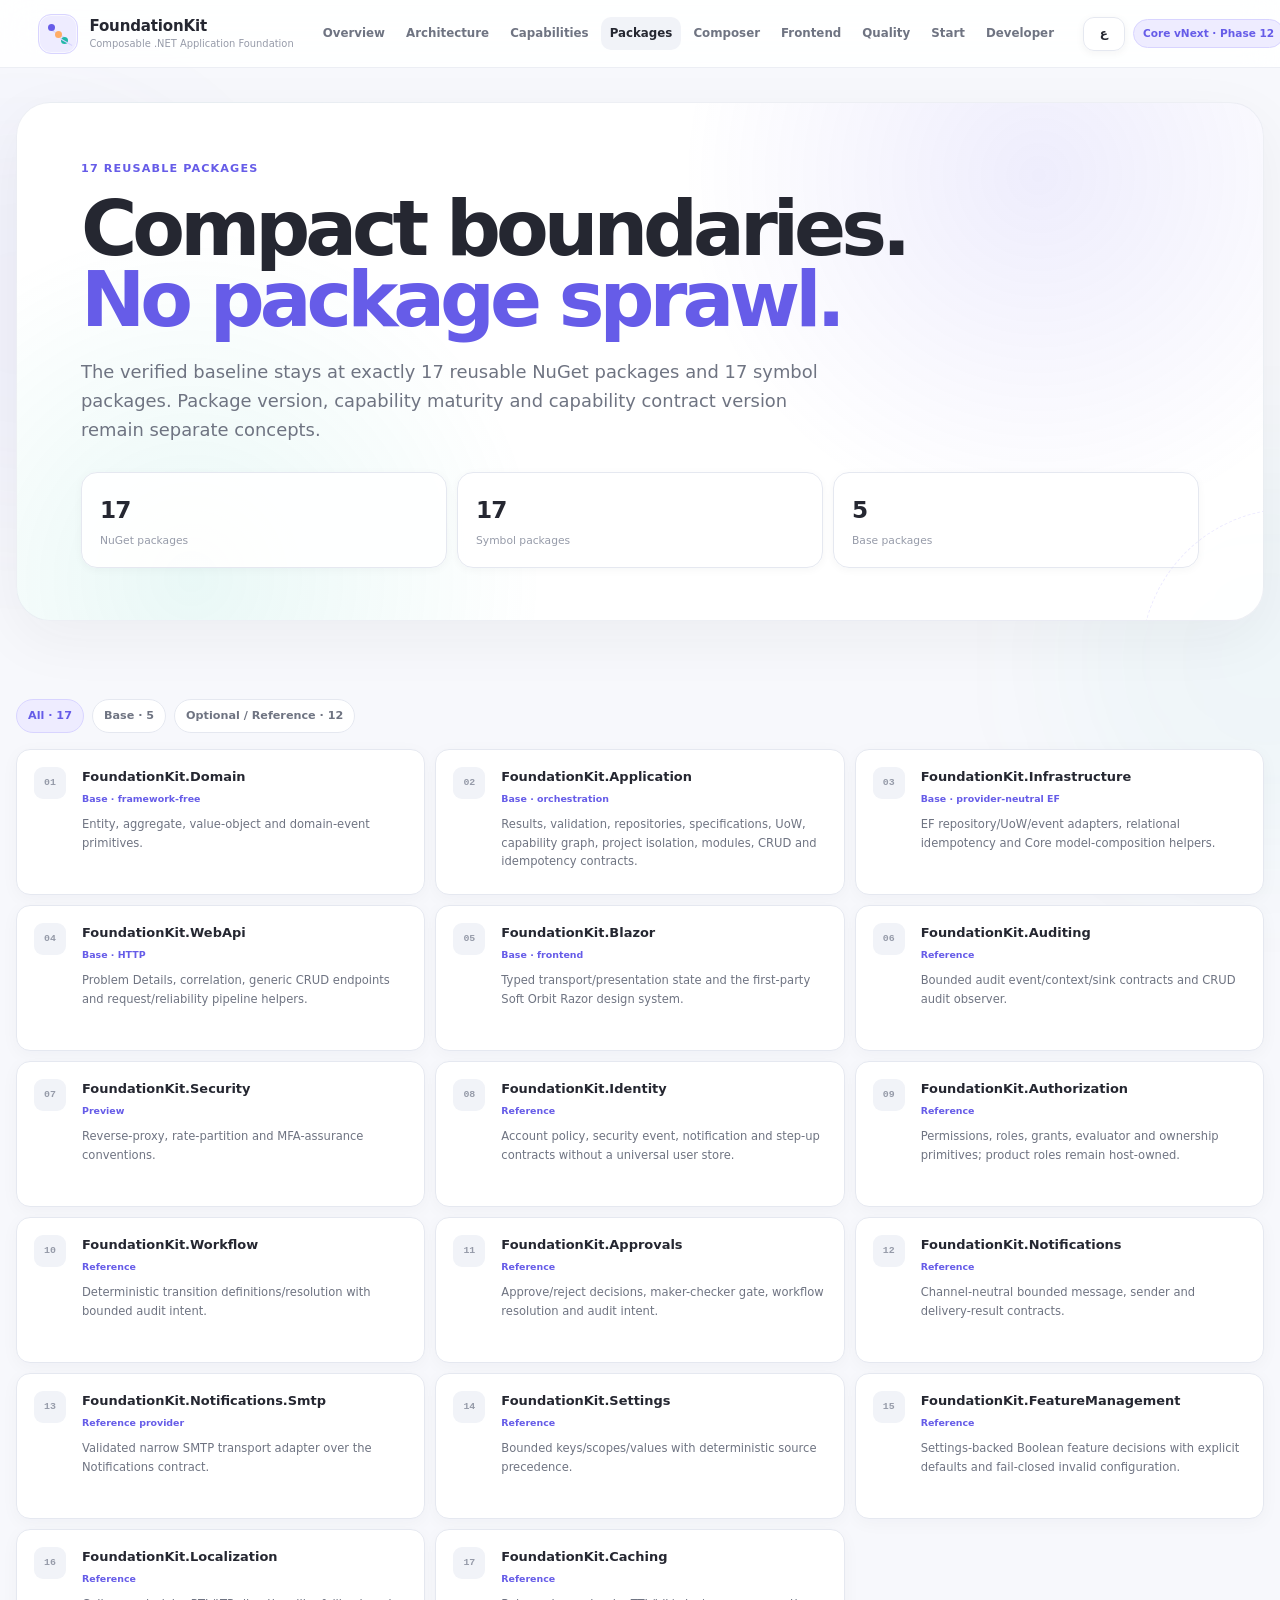
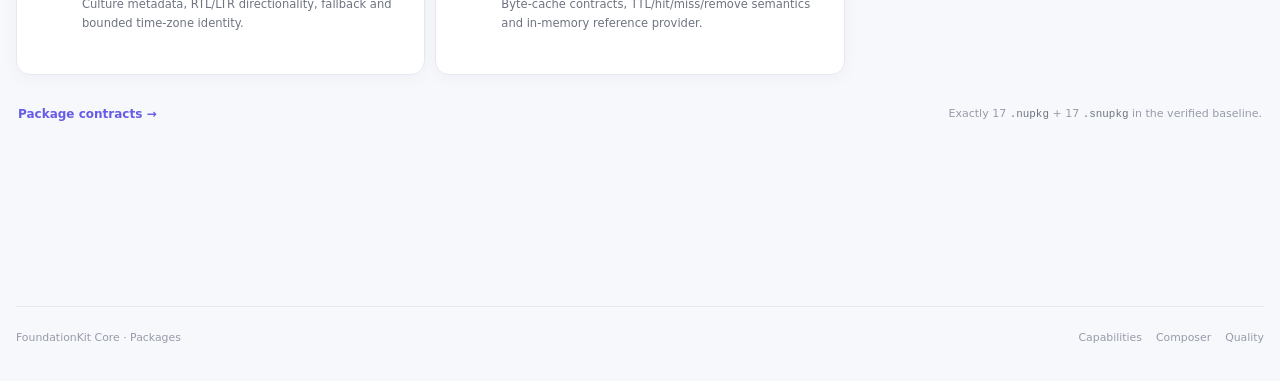
<file: site/packages.html>
<!doctype html><html lang="en" dir="ltr"><head><meta charset="utf-8"><meta name="viewport" content="width=device-width, initial-scale=1"><meta name="theme-color" content="#F7F8FC"><meta name="description" content="The complete 17-package FoundationKit Core catalog."><title>FoundationKit Core — Packages</title><link rel="stylesheet" href="styles.css"><link rel="stylesheet" href="pages.css"></head><body>
<a class="skip-link" href="#main">Skip to content</a><header class="topbar"><a class="brand" href="index.html"><span class="brand-mark"><i></i><i></i><i></i></span><span class="brand-copy"><strong>FoundationKit</strong><small>Composable .NET Application Foundation</small></span></a><button class="nav-toggle" type="button" aria-controls="site-nav" aria-expanded="false" aria-label="Open navigation"><span></span><span></span><span></span></button><nav class="site-nav" id="site-nav"><a data-page href="index.html">Overview</a><a data-page href="architecture.html">Architecture</a><a data-page href="capabilities.html">Capabilities</a><a data-page href="packages.html">Packages</a><a data-page href="composer.html">Composer</a><a data-page href="frontend.html">Frontend</a><a data-page href="quality.html">Quality</a><a data-page href="start.html">Start</a><a data-page href="developer.html">Developer</a></nav><div class="top-actions"><span class="baseline" data-baseline>Core vNext · Phase 12</span><button class="icon-button" id="theme-toggle" type="button">◐</button><a class="icon-button github-link" href="https://github.com/a2sn2/foundationkit-dotnet" target="_blank" rel="noreferrer">↗</a></div></header>
<main class="page-main" id="main"><section class="page-shell page-hero compact" data-reveal><div class="page-kicker">17 REUSABLE PACKAGES</div><h1 class="page-title">Compact boundaries.<br><span>No package sprawl.</span></h1><p class="page-lead">The verified baseline stays at exactly 17 reusable NuGet packages and 17 symbol packages. Package version, capability maturity and capability contract version remain separate concepts.</p><div class="page-mini-metrics" style="margin-top:28px"><article><strong data-package-count>17</strong><span>NuGet packages</span></article><article><strong>17</strong><span>Symbol packages</span></article><article><strong>5</strong><span>Base packages</span></article></div></section>
<section class="page-shell content-section"><div class="package-toolbar" role="group" aria-label="Filter packages"><button class="filter-chip active" type="button" data-package-filter="all">All · 17</button><button class="filter-chip" type="button" data-package-filter="base">Base · 5</button><button class="filter-chip" type="button" data-package-filter="optional">Optional / Reference · 12</button></div><div class="package-grid" id="package-grid">
<article class="package-card" data-package-kind="base"><span class="package-index">01</span><div><b>FoundationKit.Domain</b><small>Base · framework-free</small><p>Entity, aggregate, value-object and domain-event primitives.</p></div></article>
<article class="package-card" data-package-kind="base"><span class="package-index">02</span><div><b>FoundationKit.Application</b><small>Base · orchestration</small><p>Results, validation, repositories, specifications, UoW, capability graph, project isolation, modules, CRUD and idempotency contracts.</p></div></article>
<article class="package-card" data-package-kind="base"><span class="package-index">03</span><div><b>FoundationKit.Infrastructure</b><small>Base · provider-neutral EF</small><p>EF repository/UoW/event adapters, relational idempotency and Core model-composition helpers.</p></div></article>
<article class="package-card" data-package-kind="base"><span class="package-index">04</span><div><b>FoundationKit.WebApi</b><small>Base · HTTP</small><p>Problem Details, correlation, generic CRUD endpoints and request/reliability pipeline helpers.</p></div></article>
<article class="package-card" data-package-kind="base"><span class="package-index">05</span><div><b>FoundationKit.Blazor</b><small>Base · frontend</small><p>Typed transport/presentation state and the first-party Soft Orbit Razor design system.</p></div></article>
<article class="package-card" data-package-kind="optional"><span class="package-index">06</span><div><b>FoundationKit.Auditing</b><small>Reference</small><p>Bounded audit event/context/sink contracts and CRUD audit observer.</p></div></article>
<article class="package-card" data-package-kind="optional"><span class="package-index">07</span><div><b>FoundationKit.Security</b><small>Preview</small><p>Reverse-proxy, rate-partition and MFA-assurance conventions.</p></div></article>
<article class="package-card" data-package-kind="optional"><span class="package-index">08</span><div><b>FoundationKit.Identity</b><small>Reference</small><p>Account policy, security event, notification and step-up contracts without a universal user store.</p></div></article>
<article class="package-card" data-package-kind="optional"><span class="package-index">09</span><div><b>FoundationKit.Authorization</b><small>Reference</small><p>Permissions, roles, grants, evaluator and ownership primitives; product roles remain host-owned.</p></div></article>
<article class="package-card" data-package-kind="optional"><span class="package-index">10</span><div><b>FoundationKit.Workflow</b><small>Reference</small><p>Deterministic transition definitions/resolution with bounded audit intent.</p></div></article>
<article class="package-card" data-package-kind="optional"><span class="package-index">11</span><div><b>FoundationKit.Approvals</b><small>Reference</small><p>Approve/reject decisions, maker-checker gate, workflow resolution and audit intent.</p></div></article>
<article class="package-card" data-package-kind="optional"><span class="package-index">12</span><div><b>FoundationKit.Notifications</b><small>Reference</small><p>Channel-neutral bounded message, sender and delivery-result contracts.</p></div></article>
<article class="package-card" data-package-kind="optional"><span class="package-index">13</span><div><b>FoundationKit.Notifications.Smtp</b><small>Reference provider</small><p>Validated narrow SMTP transport adapter over the Notifications contract.</p></div></article>
<article class="package-card" data-package-kind="optional"><span class="package-index">14</span><div><b>FoundationKit.Settings</b><small>Reference</small><p>Bounded keys/scopes/values with deterministic source precedence.</p></div></article>
<article class="package-card" data-package-kind="optional"><span class="package-index">15</span><div><b>FoundationKit.FeatureManagement</b><small>Reference</small><p>Settings-backed Boolean feature decisions with explicit defaults and fail-closed invalid configuration.</p></div></article>
<article class="package-card" data-package-kind="optional"><span class="package-index">16</span><div><b>FoundationKit.Localization</b><small>Reference</small><p>Culture metadata, RTL/LTR directionality, fallback and bounded time-zone identity.</p></div></article>
<article class="package-card" data-package-kind="optional"><span class="package-index">17</span><div><b>FoundationKit.Caching</b><small>Reference</small><p>Byte-cache contracts, TTL/hit/miss/remove semantics and in-memory reference provider.</p></div></article>
</div><div class="source-row"><a class="text-link" href="https://github.com/a2sn2/foundationkit-dotnet/blob/main/docs/PACKAGES.md" target="_blank" rel="noreferrer">Package contracts →</a><span>Exactly 17 <code>.nupkg</code> + 17 <code>.snupkg</code> in the verified baseline.</span></div></section></main>
<footer class="site-footer"><span>FoundationKit Core · Packages</span><nav><a href="capabilities.html">Capabilities</a><a href="composer.html">Composer</a><a href="quality.html">Quality</a></nav></footer><script src="app.js"></script><script src="multipage.js"></script></body></html>
</file>
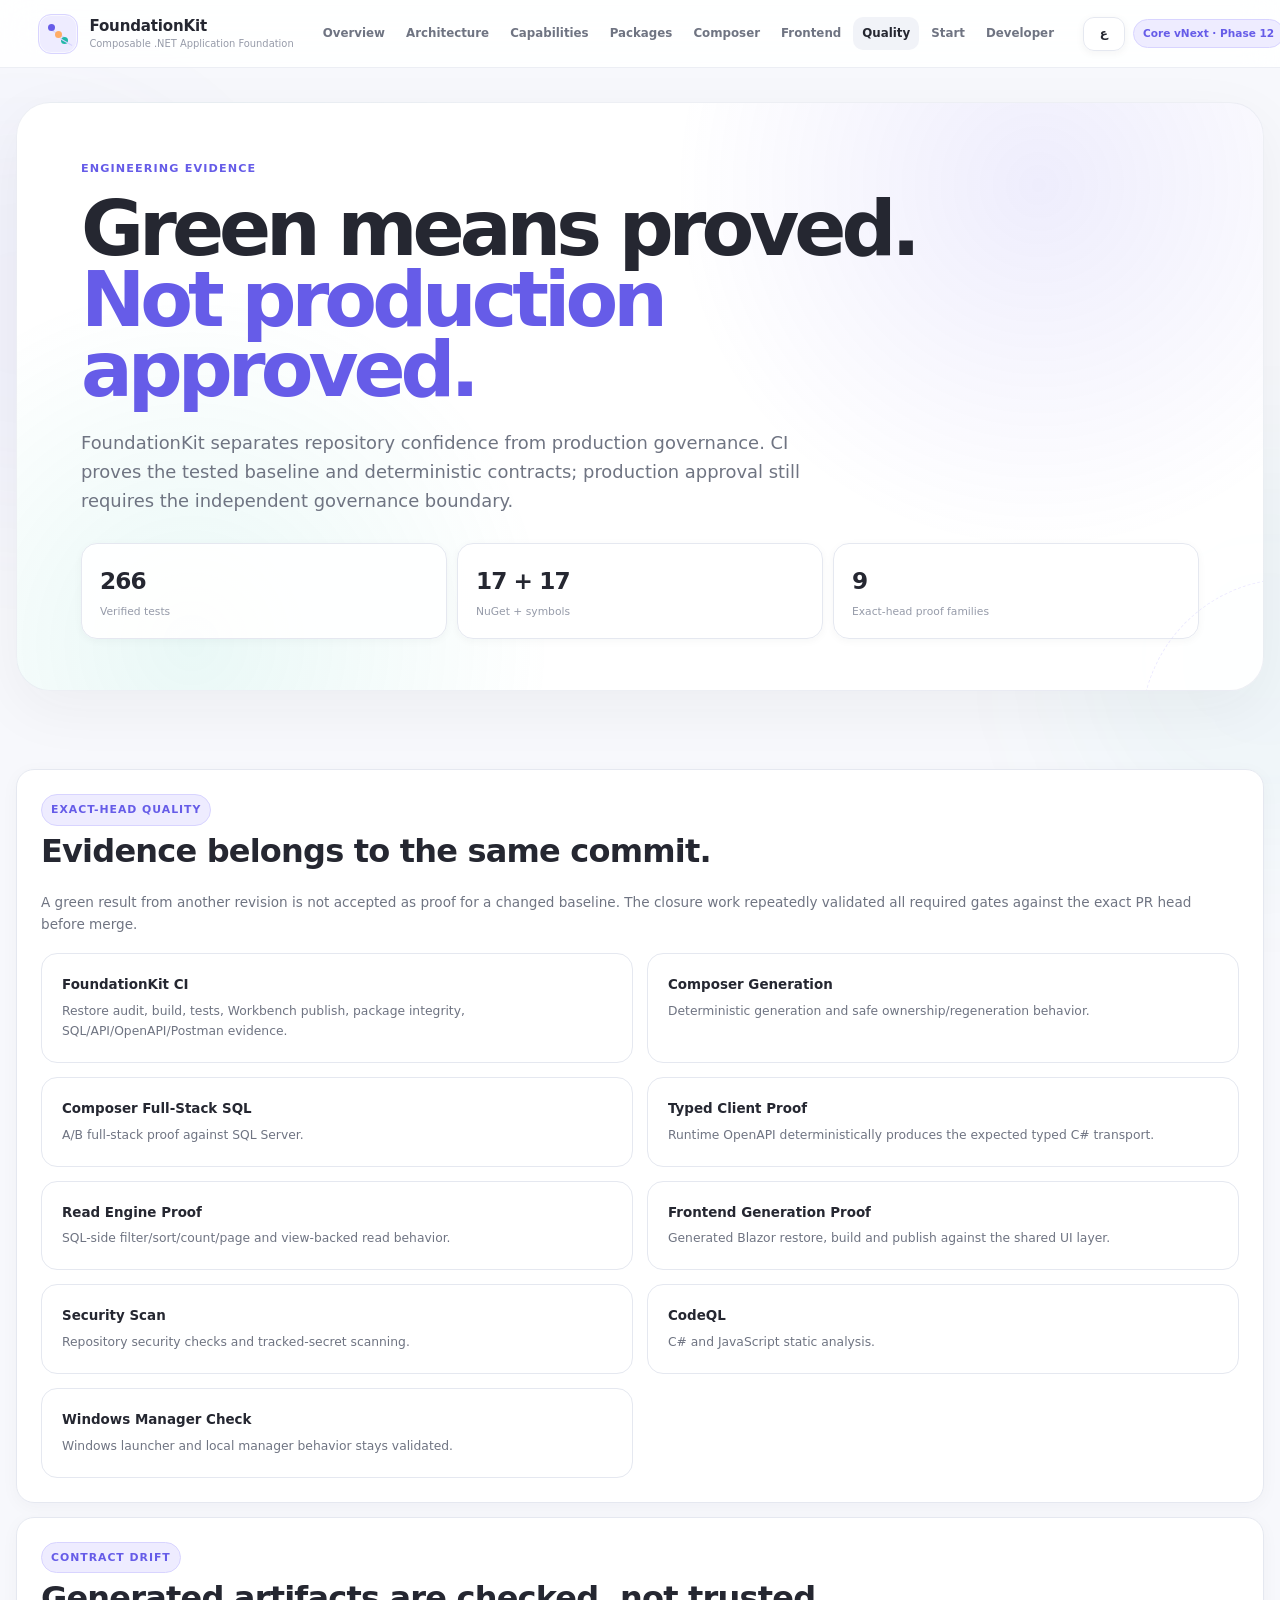
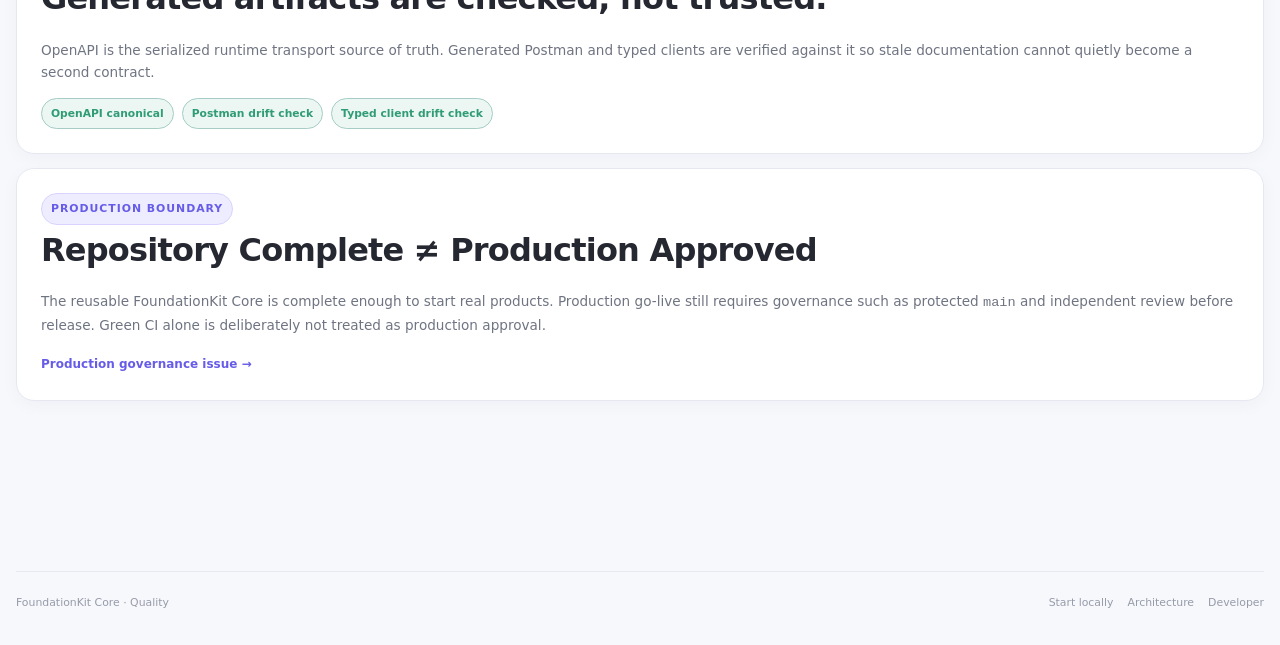
<file: site/quality.html>
<!doctype html><html lang="en" dir="ltr"><head><meta charset="utf-8"><meta name="viewport" content="width=device-width, initial-scale=1"><meta name="theme-color" content="#F7F8FC"><meta name="description" content="FoundationKit Core engineering evidence, exact-head quality gates and production boundary."><title>FoundationKit Core — Quality</title><link rel="stylesheet" href="styles.css"><link rel="stylesheet" href="pages.css"></head><body>
<a class="skip-link" href="#main">Skip to content</a><header class="topbar"><a class="brand" href="index.html"><span class="brand-mark"><i></i><i></i><i></i></span><span class="brand-copy"><strong>FoundationKit</strong><small>Composable .NET Application Foundation</small></span></a><button class="nav-toggle" type="button" aria-controls="site-nav" aria-expanded="false" aria-label="Open navigation"><span></span><span></span><span></span></button><nav class="site-nav" id="site-nav"><a data-page href="index.html">Overview</a><a data-page href="architecture.html">Architecture</a><a data-page href="capabilities.html">Capabilities</a><a data-page href="packages.html">Packages</a><a data-page href="composer.html">Composer</a><a data-page href="frontend.html">Frontend</a><a data-page href="quality.html">Quality</a><a data-page href="start.html">Start</a><a data-page href="developer.html">Developer</a></nav><div class="top-actions"><span class="baseline" data-baseline>Core vNext · Phase 12</span><button class="icon-button" id="theme-toggle" type="button">◐</button><a class="icon-button github-link" href="https://github.com/a2sn2/foundationkit-dotnet" target="_blank" rel="noreferrer">↗</a></div></header>
<main class="page-main" id="main"><section class="page-shell page-hero compact" data-reveal><div class="page-kicker">ENGINEERING EVIDENCE</div><h1 class="page-title">Green means proved.<br><span>Not production approved.</span></h1><p class="page-lead">FoundationKit separates repository confidence from production governance. CI proves the tested baseline and deterministic contracts; production approval still requires the independent governance boundary.</p><div class="page-mini-metrics" style="margin-top:28px"><article><strong data-test-count>266</strong><span>Verified tests</span></article><article><strong>17 + 17</strong><span>NuGet + symbols</span></article><article><strong>9</strong><span>Exact-head proof families</span></article></div></section>
<section class="page-shell content-section"><div class="content-card"><span class="eyebrow">EXACT-HEAD QUALITY</span><h2>Evidence belongs to the same commit.</h2><p>A green result from another revision is not accepted as proof for a changed baseline. The closure work repeatedly validated all required gates against the exact PR head before merge.</p><div class="feature-grid"><article class="feature-tile"><b>FoundationKit CI</b><p>Restore audit, build, tests, Workbench publish, package integrity, SQL/API/OpenAPI/Postman evidence.</p></article><article class="feature-tile"><b>Composer Generation</b><p>Deterministic generation and safe ownership/regeneration behavior.</p></article><article class="feature-tile"><b>Composer Full-Stack SQL</b><p>A/B full-stack proof against SQL Server.</p></article><article class="feature-tile"><b>Typed Client Proof</b><p>Runtime OpenAPI deterministically produces the expected typed C# transport.</p></article><article class="feature-tile"><b>Read Engine Proof</b><p>SQL-side filter/sort/count/page and view-backed read behavior.</p></article><article class="feature-tile"><b>Frontend Generation Proof</b><p>Generated Blazor restore, build and publish against the shared UI layer.</p></article><article class="feature-tile"><b>Security Scan</b><p>Repository security checks and tracked-secret scanning.</p></article><article class="feature-tile"><b>CodeQL</b><p>C# and JavaScript static analysis.</p></article><article class="feature-tile"><b>Windows Manager Check</b><p>Windows launcher and local manager behavior stays validated.</p></article></div></div>
<div class="content-card"><span class="eyebrow">CONTRACT DRIFT</span><h2>Generated artifacts are checked, not trusted.</h2><p>OpenAPI is the serialized runtime transport source of truth. Generated Postman and typed clients are verified against it so stale documentation cannot quietly become a second contract.</p><div class="status-row"><span class="status-pill good">OpenAPI canonical</span><span class="status-pill good">Postman drift check</span><span class="status-pill good">Typed client drift check</span></div></div>
<div class="content-card"><span class="eyebrow">PRODUCTION BOUNDARY</span><h2>Repository Complete ≠ Production Approved</h2><p>The reusable FoundationKit Core is complete enough to start real products. Production go-live still requires governance such as protected <code>main</code> and independent review before release. Green CI alone is deliberately not treated as production approval.</p><a class="text-link" href="https://github.com/a2sn2/foundationkit-dotnet/issues/35" target="_blank" rel="noreferrer">Production governance issue →</a></div></section></main>
<footer class="site-footer"><span>FoundationKit Core · Quality</span><nav><a href="start.html">Start locally</a><a href="architecture.html">Architecture</a><a href="developer.html">Developer</a></nav></footer><script src="app.js"></script><script src="multipage.js"></script></body></html>
</file>
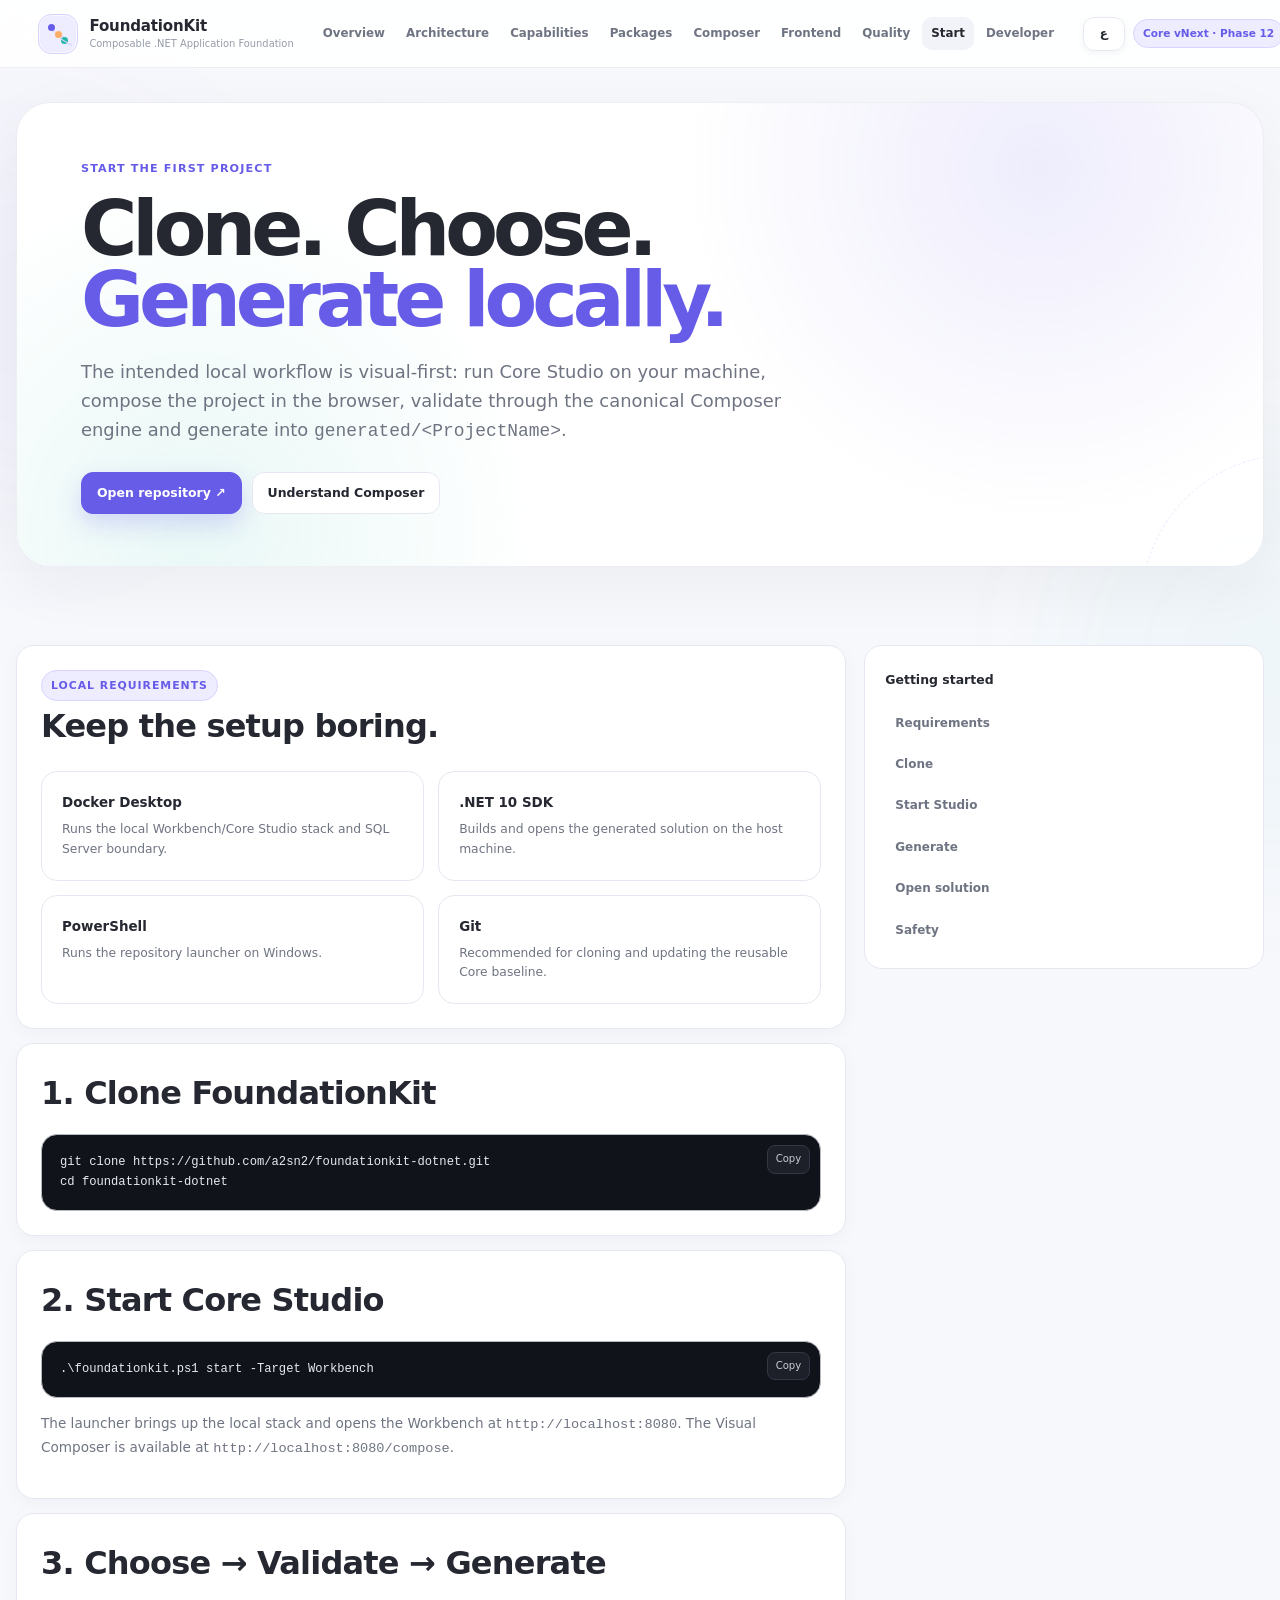
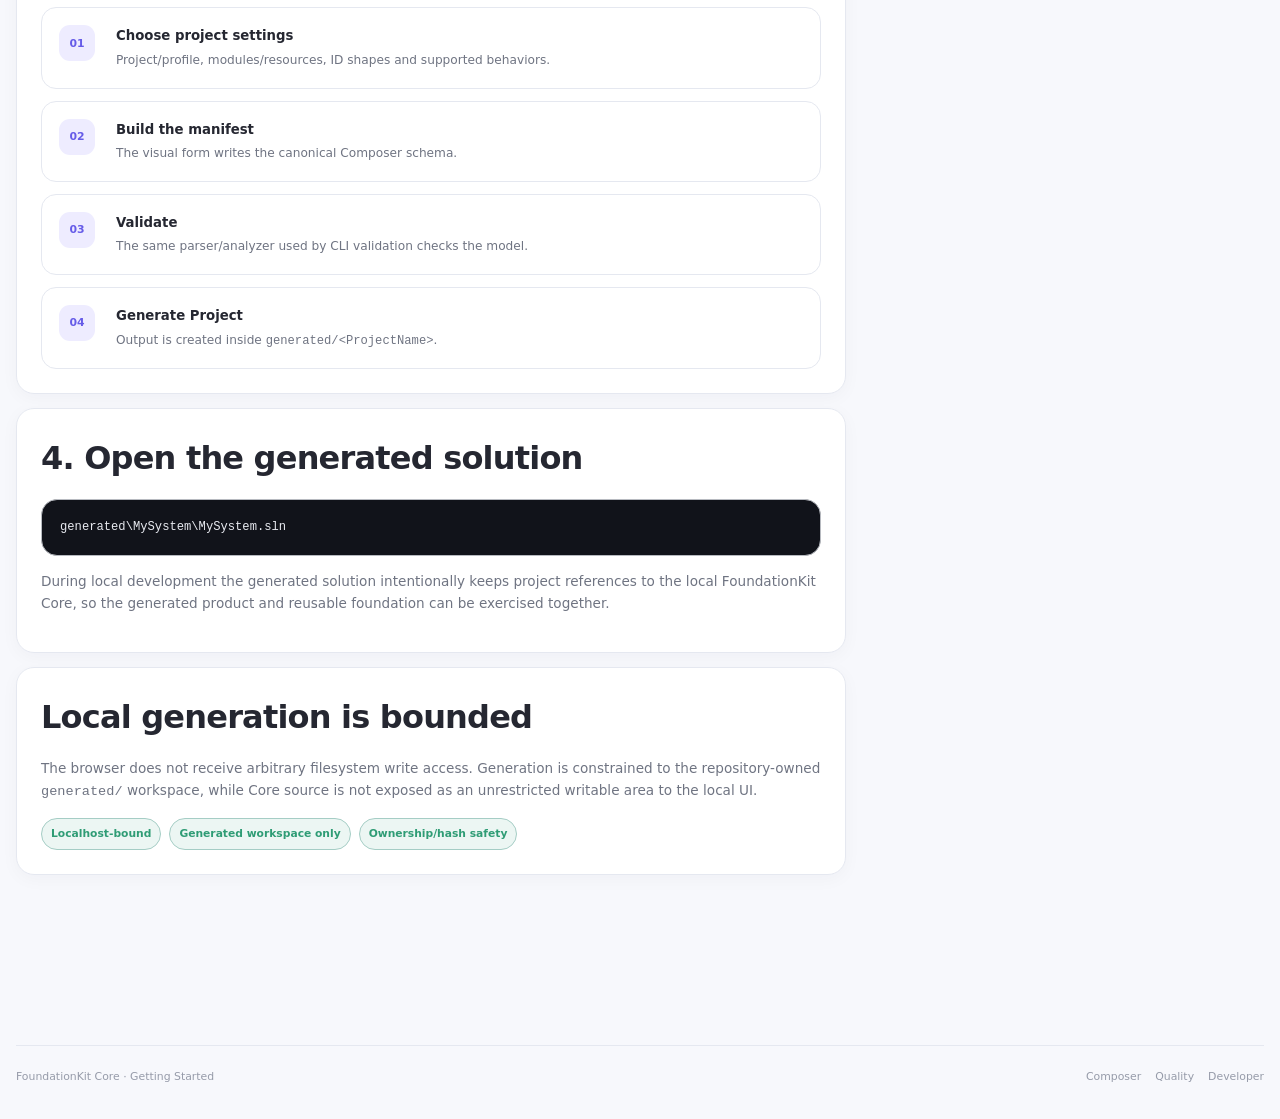
<file: site/start.html>
<!doctype html><html lang="en" dir="ltr"><head><meta charset="utf-8"><meta name="viewport" content="width=device-width, initial-scale=1"><meta name="theme-color" content="#F7F8FC"><meta name="description" content="Run FoundationKit locally, open Core Studio and generate the first project."><title>FoundationKit Core — Getting Started</title><link rel="stylesheet" href="styles.css"><link rel="stylesheet" href="pages.css"></head><body>
<a class="skip-link" href="#main">Skip to content</a><header class="topbar"><a class="brand" href="index.html"><span class="brand-mark"><i></i><i></i><i></i></span><span class="brand-copy"><strong>FoundationKit</strong><small>Composable .NET Application Foundation</small></span></a><button class="nav-toggle" type="button" aria-controls="site-nav" aria-expanded="false" aria-label="Open navigation"><span></span><span></span><span></span></button><nav class="site-nav" id="site-nav"><a data-page href="index.html">Overview</a><a data-page href="architecture.html">Architecture</a><a data-page href="capabilities.html">Capabilities</a><a data-page href="packages.html">Packages</a><a data-page href="composer.html">Composer</a><a data-page href="frontend.html">Frontend</a><a data-page href="quality.html">Quality</a><a data-page href="start.html">Start</a><a data-page href="developer.html">Developer</a></nav><div class="top-actions"><span class="baseline" data-baseline>Core vNext · Phase 12</span><button class="icon-button" id="theme-toggle" type="button">◐</button><a class="icon-button github-link" href="https://github.com/a2sn2/foundationkit-dotnet" target="_blank" rel="noreferrer">↗</a></div></header>
<main class="page-main" id="main"><section class="page-shell page-hero compact" data-reveal><div class="page-kicker">START THE FIRST PROJECT</div><h1 class="page-title">Clone. Choose.<br><span>Generate locally.</span></h1><p class="page-lead">The intended local workflow is visual-first: run Core Studio on your machine, compose the project in the browser, validate through the canonical Composer engine and generate into <code>generated/&lt;ProjectName&gt;</code>.</p><div class="page-actions"><a class="button primary" href="https://github.com/a2sn2/foundationkit-dotnet" target="_blank" rel="noreferrer">Open repository ↗</a><a class="button secondary" href="composer.html">Understand Composer</a></div></section>
<section class="page-shell content-section"><div class="content-grid"><div>
<div class="content-card" id="requirements"><span class="eyebrow">LOCAL REQUIREMENTS</span><h2>Keep the setup boring.</h2><div class="feature-grid"><article class="feature-tile"><b>Docker Desktop</b><p>Runs the local Workbench/Core Studio stack and SQL Server boundary.</p></article><article class="feature-tile"><b>.NET 10 SDK</b><p>Builds and opens the generated solution on the host machine.</p></article><article class="feature-tile"><b>PowerShell</b><p>Runs the repository launcher on Windows.</p></article><article class="feature-tile"><b>Git</b><p>Recommended for cloning and updating the reusable Core baseline.</p></article></div></div>
<div class="content-card" id="clone"><h2>1. Clone FoundationKit</h2><div class="code-panel"><button class="copy-mini" data-copy="git clone https://github.com/a2sn2/foundationkit-dotnet.git\ncd foundationkit-dotnet">Copy</button><pre><code>git clone https://github.com/a2sn2/foundationkit-dotnet.git
cd foundationkit-dotnet</code></pre></div></div>
<div class="content-card" id="start"><h2>2. Start Core Studio</h2><div class="code-panel"><button class="copy-mini" data-copy=".\\foundationkit.ps1 start -Target Workbench">Copy</button><pre><code>.\foundationkit.ps1 start -Target Workbench</code></pre></div><p>The launcher brings up the local stack and opens the Workbench at <code>http://localhost:8080</code>. The Visual Composer is available at <code>http://localhost:8080/compose</code>.</p></div>
<div class="content-card" id="generate"><h2>3. Choose → Validate → Generate</h2><div class="steps" style="margin-top:18px"><article class="step"><span>01</span><div><b>Choose project settings</b><p>Project/profile, modules/resources, ID shapes and supported behaviors.</p></div></article><article class="step"><span>02</span><div><b>Build the manifest</b><p>The visual form writes the canonical Composer schema.</p></div></article><article class="step"><span>03</span><div><b>Validate</b><p>The same parser/analyzer used by CLI validation checks the model.</p></div></article><article class="step"><span>04</span><div><b>Generate Project</b><p>Output is created inside <code>generated/&lt;ProjectName&gt;</code>.</p></div></article></div></div>
<div class="content-card" id="open"><h2>4. Open the generated solution</h2><div class="code-panel"><pre><code>generated\MySystem\MySystem.sln</code></pre></div><p>During local development the generated solution intentionally keeps project references to the local FoundationKit Core, so the generated product and reusable foundation can be exercised together.</p></div>
<div class="content-card" id="safety"><h2>Local generation is bounded</h2><p>The browser does not receive arbitrary filesystem write access. Generation is constrained to the repository-owned <code>generated/</code> workspace, while Core source is not exposed as an unrestricted writable area to the local UI.</p><div class="status-row"><span class="status-pill good">Localhost-bound</span><span class="status-pill good">Generated workspace only</span><span class="status-pill good">Ownership/hash safety</span></div></div>
</div><aside class="doc-rail"><strong>Getting started</strong><nav><a href="#requirements">Requirements</a><a href="#clone">Clone</a><a href="#start">Start Studio</a><a href="#generate">Generate</a><a href="#open">Open solution</a><a href="#safety">Safety</a></nav></aside></div></section></main>
<footer class="site-footer"><span>FoundationKit Core · Getting Started</span><nav><a href="composer.html">Composer</a><a href="quality.html">Quality</a><a href="developer.html">Developer</a></nav></footer><script src="app.js"></script><script src="multipage.js"></script></body></html>
</file>
<file: site/styles.css>
:root {
  color-scheme: light;
  --primary:#665CE8;
  --primary-strong:#5147D2;
  --primary-soft:#EEECFF;
  --primary-border:#D8D4FF;
  --aqua:#22B8A7;
  --aqua-soft:#E4F8F5;
  --warm:#FFAD66;
  --warm-soft:#FFF2E7;
  --canvas:#F7F8FC;
  --surface:#FFFFFF;
  --surface-2:#F1F3F8;
  --surface-3:#EAEDF4;
  --text:#252731;
  --muted:#6F7482;
  --quiet:#969BA9;
  --border:#E5E8F0;
  --danger:#C85353;
  --success:#2F9C75;
  --shadow-sm:0 2px 8px rgba(35,39,49,.04);
  --shadow-md:0 14px 34px rgba(35,39,49,.07);
  --shadow-lg:0 28px 70px rgba(35,39,49,.10);
  --radius-sm:12px;
  --radius:18px;
  --radius-lg:28px;
  --max:1320px;
  --ease:cubic-bezier(.2,0,0,1);
}

html[data-theme="dark"] {
  color-scheme:dark;
  --primary:#928BFF;
  --primary-strong:#A29CFF;
  --primary-soft:#292643;
  --primary-border:#464064;
  --aqua:#49D1C2;
  --aqua-soft:#173A35;
  --warm:#FFB978;
  --warm-soft:#3C2B20;
  --canvas:#101219;
  --surface:#181B24;
  --surface-2:#20242E;
  --surface-3:#282C37;
  --text:#F4F5F8;
  --muted:#B6BAC7;
  --quiet:#848998;
  --border:#2C303B;
  --danger:#F08383;
  --success:#65D2A7;
  --shadow-sm:0 2px 8px rgba(0,0,0,.15);
  --shadow-md:0 14px 34px rgba(0,0,0,.22);
  --shadow-lg:0 28px 70px rgba(0,0,0,.32);
}

@media (prefers-color-scheme: dark) {
  html:not([data-theme="light"]) {
    color-scheme:dark;
    --primary:#928BFF;
    --primary-strong:#A29CFF;
    --primary-soft:#292643;
    --primary-border:#464064;
    --aqua:#49D1C2;
    --aqua-soft:#173A35;
    --warm:#FFB978;
    --warm-soft:#3C2B20;
    --canvas:#101219;
    --surface:#181B24;
    --surface-2:#20242E;
    --surface-3:#282C37;
    --text:#F4F5F8;
    --muted:#B6BAC7;
    --quiet:#848998;
    --border:#2C303B;
    --danger:#F08383;
    --success:#65D2A7;
    --shadow-sm:0 2px 8px rgba(0,0,0,.15);
    --shadow-md:0 14px 34px rgba(0,0,0,.22);
    --shadow-lg:0 28px 70px rgba(0,0,0,.32);
  }
}

*{box-sizing:border-box}
html{scroll-behavior:smooth;scroll-padding-top:86px}
body{margin:0;min-width:320px;background:var(--canvas);color:var(--text);font-family:Inter,"Segoe UI",system-ui,-apple-system,BlinkMacSystemFont,sans-serif;line-height:1.62;text-rendering:optimizeLegibility}
button,input{font:inherit}
a{color:inherit;text-decoration:none}
code,pre{font-family:"SFMono-Regular",Consolas,"Liberation Mono",monospace}
::selection{background:var(--primary-soft);color:var(--primary-strong)}

.skip-link{position:fixed;left:16px;top:-100px;z-index:1000;padding:10px 14px;border-radius:10px;background:var(--text);color:var(--surface);transition:top .15s ease}
.skip-link:focus{top:12px}

.topbar{position:sticky;top:0;z-index:50;min-height:68px;padding:10px clamp(14px,3vw,40px);display:flex;align-items:center;gap:20px;border-bottom:1px solid color-mix(in srgb,var(--border) 86%,transparent);background:color-mix(in srgb,var(--surface) 88%,transparent);backdrop-filter:blur(18px);-webkit-backdrop-filter:blur(18px)}
.brand{display:flex;align-items:center;gap:11px;min-width:max-content}.brand-copy{display:grid;line-height:1.15}.brand strong{font-size:.94rem;letter-spacing:-.01em}.brand small{margin-top:3px;color:var(--quiet);font-size:.62rem}
.brand-mark{position:relative;display:inline-block;flex:0 0 auto;width:40px;height:40px;border:1px solid var(--primary-border);border-radius:13px;background:var(--primary-soft);box-shadow:inset 0 0 0 1px color-mix(in srgb,var(--surface) 60%,transparent)}
.brand-mark.large{width:62px;height:62px;border-radius:19px}.brand-mark.mini{width:31px;height:31px;border-radius:10px}
.brand-mark i{position:absolute;width:7px;height:7px;border-radius:50%;background:var(--primary)}
.brand-mark i:nth-child(1){top:9px;left:9px}.brand-mark i:nth-child(2){top:16px;left:16px;background:var(--warm)}.brand-mark i:nth-child(3){right:9px;bottom:9px;background:var(--aqua)}
.brand-mark::before,.brand-mark::after{content:"";position:absolute;height:1px;background:var(--primary-border);transform-origin:left center}.brand-mark::before{width:14px;top:15px;left:13px;transform:rotate(29deg)}.brand-mark::after{width:14px;top:23px;left:21px;transform:rotate(30deg)}
.brand-mark.large i{width:10px;height:10px}.brand-mark.large i:nth-child(1){top:15px;left:15px}.brand-mark.large i:nth-child(2){top:26px;left:26px}.brand-mark.large i:nth-child(3){right:15px;bottom:15px}.brand-mark.large::before{width:22px;top:24px;left:21px}.brand-mark.large::after{width:22px;top:36px;left:32px}
.brand-mark.mini i{width:5px;height:5px}.brand-mark.mini i:nth-child(1){top:7px;left:7px}.brand-mark.mini i:nth-child(2){top:13px;left:13px}.brand-mark.mini i:nth-child(3){right:7px;bottom:7px}.brand-mark.mini::before{width:10px;top:12px;left:10px}.brand-mark.mini::after{width:10px;top:18px;left:16px}

.site-nav{margin-left:auto;display:flex;align-items:center;gap:3px}.site-nav a{padding:7px 9px;border-radius:9px;color:var(--muted);font-size:.74rem;font-weight:650;transition:background .18s var(--ease),color .18s var(--ease)}.site-nav a:hover,.site-nav a.active{background:var(--surface-2);color:var(--text)}
.top-actions{display:flex;align-items:center;gap:8px}.baseline{padding:5px 9px;border:1px solid var(--primary-border);border-radius:999px;background:var(--primary-soft);color:var(--primary);font-size:.66rem;font-weight:800;white-space:nowrap}.icon-button{width:34px;height:34px;display:grid;place-items:center;border:1px solid var(--border);border-radius:10px;background:var(--surface);color:var(--muted);cursor:pointer;transition:transform .18s var(--ease),border-color .18s var(--ease),color .18s var(--ease)}.icon-button:hover{transform:translateY(-1px);border-color:var(--primary-border);color:var(--primary)}.github-link{font-size:.85rem}.theme-icon{font-size:1rem}
.nav-toggle{display:none;width:38px;height:38px;padding:9px;border:1px solid var(--border);border-radius:10px;background:var(--surface);cursor:pointer}.nav-toggle span{display:block;height:1.5px;margin:4px 0;border-radius:2px;background:var(--text)}

main{overflow:hidden}.section-shell{width:min(var(--max),calc(100% - 32px));margin-inline:auto}.section{padding-top:96px}.section-heading{max-width:860px;margin-bottom:32px}.split-heading{max-width:none;display:grid;grid-template-columns:minmax(0,1.3fr) minmax(300px,.7fr);gap:50px;align-items:end}.section-heading h2{max-width:820px;margin:14px 0 0;font-size:clamp(2rem,4vw,3.45rem);line-height:1.04;letter-spacing:-.045em}.section-heading p{max-width:720px;margin:16px 0 0;color:var(--muted);font-size:.98rem}.split-heading>p{margin:0 0 5px;max-width:530px}.eyebrow,.mini-label{display:inline-flex;align-items:center;color:var(--primary);font-size:.68rem;font-weight:850;letter-spacing:.09em}.eyebrow{padding:6px 9px;border:1px solid var(--primary-border);border-radius:999px;background:var(--primary-soft)}.mini-label{letter-spacing:.11em}

.hero{min-height:680px;margin-top:34px;padding:clamp(34px,5.5vw,78px);display:grid;grid-template-columns:minmax(0,1.08fr) minmax(360px,.92fr);gap:clamp(38px,7vw,88px);align-items:center;border:1px solid var(--border);border-radius:34px;background:radial-gradient(circle at 80% 12%,color-mix(in srgb,var(--primary) 12%,transparent),transparent 29rem),radial-gradient(circle at 9% 91%,color-mix(in srgb,var(--aqua) 9%,transparent),transparent 25rem),var(--surface);box-shadow:var(--shadow-lg);position:relative;overflow:hidden}.hero::after{content:"";position:absolute;width:320px;height:320px;left:-190px;top:-180px;border:1px dashed var(--primary-border);border-radius:50%;opacity:.45}.hero-kicker{display:flex;align-items:center;gap:8px;color:var(--muted);font-size:.69rem;font-weight:800;letter-spacing:.09em}.live-dot{width:7px;height:7px;border-radius:50%;background:var(--success);box-shadow:0 0 0 5px color-mix(in srgb,var(--success) 12%,transparent)}.hero h1{max-width:850px;margin:18px 0 0;font-size:clamp(3.2rem,6.8vw,6.7rem);line-height:.9;letter-spacing:-.07em}.hero h1 span{color:var(--primary)}.hero-lead{max-width:720px;margin:28px 0 0;color:var(--muted);font-size:clamp(1rem,1.4vw,1.14rem)}.hero-actions{display:flex;flex-wrap:wrap;gap:10px;margin-top:28px}.button{min-height:42px;padding:9px 15px;display:inline-flex;align-items:center;justify-content:center;gap:8px;border:1px solid var(--border);border-radius:12px;font-size:.78rem;font-weight:800;transition:transform .18s var(--ease),box-shadow .18s var(--ease),border-color .18s var(--ease),background .18s var(--ease)}.button:hover{transform:translateY(-1px)}.button.primary{border-color:var(--primary);background:var(--primary);color:#fff;box-shadow:0 10px 24px color-mix(in srgb,var(--primary) 22%,transparent)}.button.primary:hover{background:var(--primary-strong)}.button.secondary{background:var(--surface);color:var(--text)}.button.secondary:hover{border-color:var(--primary-border);box-shadow:var(--shadow-sm)}
.metric-strip{margin-top:40px;display:grid;grid-template-columns:repeat(4,minmax(0,1fr));border-top:1px solid var(--border);padding-top:22px}.metric-strip div{padding-right:16px}.metric-strip strong{display:block;font-size:1.35rem;letter-spacing:-.03em}.metric-strip span{display:block;margin-top:2px;color:var(--quiet);font-size:.65rem}
.hero-visual{display:grid;place-items:center}.core-orbit{position:relative;width:min(520px,42vw);aspect-ratio:1}.orbit-line{position:absolute;border:1px dashed color-mix(in srgb,var(--primary) 24%,var(--border));border-radius:50%;animation:orbit-spin 32s linear infinite}.orbit-a{inset:4%}.orbit-b{inset:19%;animation-duration:25s;animation-direction:reverse}.orbit-c{inset:34%;border-style:solid;opacity:.7}.orbit-center{position:absolute;inset:37%;min-width:132px;display:flex;flex-direction:column;align-items:center;justify-content:center;gap:4px;border:1px solid var(--primary-border);border-radius:28px;background:linear-gradient(145deg,var(--surface),var(--primary-soft));box-shadow:0 24px 60px color-mix(in srgb,var(--primary) 16%,transparent);z-index:2}.orbit-center b{margin-top:4px;font-size:.9rem}.orbit-center small{color:var(--muted);font-size:.64rem}.orbit-node{position:absolute;min-width:94px;padding:8px 10px;display:grid;border:1px solid var(--border);border-radius:12px;background:color-mix(in srgb,var(--surface) 96%,transparent);box-shadow:var(--shadow-sm);z-index:3}.orbit-node b{font-size:.72rem}.orbit-node small{color:var(--quiet);font-size:.59rem}.node-composer{top:6%;left:17%}.node-api{top:20%;right:-1%}.node-data{left:-2%;bottom:20%}.node-ui{right:10%;bottom:4%}

.flow-track{display:grid;grid-template-columns:repeat(11,max-content);align-items:center;justify-content:space-between;gap:10px;padding:22px;border:1px solid var(--border);border-radius:var(--radius);background:var(--surface);box-shadow:var(--shadow-sm);overflow:auto}.flow-track article{min-width:144px;display:grid;gap:2px}.flow-track article span{margin-bottom:5px;color:var(--primary);font-family:ui-monospace,monospace;font-size:.63rem;font-weight:800}.flow-track article b{font-size:.77rem}.flow-track article small{color:var(--quiet);font-size:.62rem}.flow-track>i{color:var(--primary-border);font-style:normal}

.architecture-layout{display:grid;grid-template-columns:minmax(0,1.25fr) minmax(280px,.75fr);gap:18px}.layer-stack{display:grid;gap:9px}.layer{padding:18px 20px;display:grid;grid-template-columns:44px 1fr;gap:14px;align-items:start;border:1px solid var(--border);border-radius:14px;background:var(--surface);transition:transform .18s var(--ease),border-color .18s var(--ease)}.layer:hover{transform:translateX(3px);border-color:var(--primary-border)}.layer>span{width:34px;height:34px;display:grid;place-items:center;border-radius:10px;background:var(--surface-2);color:var(--quiet);font-family:ui-monospace,monospace;font-size:.65rem;font-weight:800}.layer b{font-size:.88rem}.layer p{margin:4px 0 0;color:var(--muted);font-size:.8rem}.layer.application{border-left:3px solid var(--primary)}.layer.webapi{border-left:3px solid var(--aqua)}.layer.blazor{border-left:3px solid var(--warm)}.principles-card{padding:25px;border:1px solid var(--primary-border);border-radius:18px;background:linear-gradient(160deg,var(--primary-soft),var(--surface));align-self:stretch}.check-list{list-style:none;margin:20px 0 24px;padding:0;display:grid;gap:13px}.check-list li{display:flex;gap:9px;color:var(--muted);font-size:.8rem}.check-list li span{color:var(--success);font-weight:900}.text-link{display:inline-flex;align-items:center;gap:5px;color:var(--primary);font-size:.75rem;font-weight:800}.text-link:hover{text-decoration:underline;text-underline-offset:3px}

.package-toolbar{display:flex;flex-wrap:wrap;gap:8px;margin-bottom:16px}.filter-chip{padding:7px 11px;border:1px solid var(--border);border-radius:999px;background:var(--surface);color:var(--muted);font-size:.7rem;font-weight:750;cursor:pointer}.filter-chip:hover,.filter-chip.active{border-color:var(--primary-border);background:var(--primary-soft);color:var(--primary)}.package-grid{display:grid;grid-template-columns:repeat(3,minmax(0,1fr));gap:10px}.package-card{min-height:146px;padding:17px;display:grid;grid-template-columns:36px 1fr;gap:12px;border:1px solid var(--border);border-radius:14px;background:var(--surface);transition:transform .18s var(--ease),border-color .18s var(--ease),opacity .18s var(--ease)}.package-card:hover{transform:translateY(-2px);border-color:var(--primary-border)}.package-card[hidden]{display:none}.package-index{width:32px;height:32px;display:grid;place-items:center;border-radius:9px;background:var(--surface-2);color:var(--quiet);font-family:ui-monospace,monospace;font-size:.62rem;font-weight:800}.package-card b{display:block;font-size:.81rem;overflow-wrap:anywhere}.package-card small{display:block;margin-top:3px;color:var(--primary);font-size:.59rem;font-weight:750}.package-card p{margin:9px 0 0;color:var(--muted);font-size:.72rem}.source-row{margin-top:18px;padding:12px 2px;display:flex;align-items:center;justify-content:space-between;gap:16px;flex-wrap:wrap}.source-row>span{color:var(--quiet);font-size:.69rem}.source-row code{color:var(--muted);font-size:.68rem}

.composer-grid{display:grid;grid-template-columns:repeat(4,minmax(0,1fr));gap:12px}.feature-card,.info-panel{padding:22px;border:1px solid var(--border);border-radius:16px;background:var(--surface)}.feature-card{min-height:260px}.feature-card.accent-card{background:linear-gradient(145deg,var(--primary-soft),var(--surface));border-color:var(--primary-border)}.card-icon{width:34px;height:34px;display:grid;place-items:center;border:1px solid var(--border);border-radius:10px;background:var(--surface);color:var(--primary);font-weight:900}.feature-card h3,.info-panel h3,.local-studio-card h3{margin:18px 0 8px;font-size:1rem;letter-spacing:-.02em}.feature-card p,.info-panel p,.local-studio-card p{margin:0;color:var(--muted);font-size:.78rem}.mini-code{margin:16px 0 0;padding:15px;border:1px solid color-mix(in srgb,var(--border) 85%,transparent);border-radius:12px;background:color-mix(in srgb,var(--surface-2) 78%,transparent);color:var(--muted);font-size:.69rem;line-height:1.55;overflow:auto}.tag-cloud{display:flex;flex-wrap:wrap;gap:6px;margin:17px 0}.tag-cloud span{padding:5px 8px;border:1px solid var(--border);border-radius:999px;background:var(--surface-2);color:var(--muted);font-family:ui-monospace,monospace;font-size:.58rem}.local-studio-card{margin-top:14px;padding:26px;display:grid;grid-template-columns:minmax(0,1fr) minmax(350px,.85fr);gap:26px;align-items:center;border:1px solid var(--aqua);border-radius:20px;background:linear-gradient(145deg,var(--aqua-soft),var(--surface))}.command-card{overflow:hidden;border:1px solid var(--border);border-radius:13px;background:var(--surface);box-shadow:var(--shadow-sm)}.command-head{padding:8px 10px;display:flex;align-items:center;justify-content:space-between;border-bottom:1px solid var(--border);background:var(--surface-2)}.command-head span{color:var(--quiet);font-size:.62rem}.copy-button{padding:5px 8px;border:1px solid var(--border);border-radius:8px;background:var(--surface);color:var(--muted);font-size:.6rem;font-weight:800;cursor:pointer}.copy-button:hover{border-color:var(--primary-border);color:var(--primary)}.command-card>code{display:block;padding:14px 15px;color:var(--text);font-size:.72rem;overflow:auto}.command-card>small{display:block;padding:0 15px 14px;color:var(--quiet);font-size:.62rem}

.runtime-diagram{padding:18px;display:grid;grid-template-columns:1fr auto 1fr auto 1.35fr auto 1fr;gap:10px;align-items:stretch;border:1px solid var(--border);border-radius:18px;background:var(--surface)}.runtime-column{min-height:132px;padding:16px;display:flex;flex-direction:column;justify-content:center;border:1px solid var(--border);border-radius:13px;background:var(--surface-2)}.runtime-column>span{color:var(--primary);font-size:.58rem;font-weight:850;letter-spacing:.08em}.runtime-column b{margin-top:8px;font-size:.78rem}.runtime-column small{margin-top:5px;color:var(--muted);font-size:.62rem}.engine-column{background:var(--primary-soft);border-color:var(--primary-border)}.service-column{background:var(--aqua-soft);border-color:color-mix(in srgb,var(--aqua) 38%,var(--border))}.runtime-arrow{display:grid;place-items:center;color:var(--quiet)}.two-column-grid{display:grid;grid-template-columns:1fr 1fr;gap:12px;margin-top:12px}.info-panel{min-height:300px}.info-panel.aqua-panel{border-color:color-mix(in srgb,var(--aqua) 45%,var(--border));background:linear-gradient(145deg,var(--aqua-soft),var(--surface))}

.transport-chain{display:grid;grid-template-columns:1fr auto 1fr auto 1fr 1fr auto 1fr;gap:9px;align-items:center}.transport-chain article{min-height:120px;padding:15px;display:flex;flex-direction:column;justify-content:center;border:1px solid var(--border);border-radius:13px;background:var(--surface)}.transport-chain article.highlight{border-color:var(--primary);background:var(--primary-soft)}.transport-chain article span{color:var(--primary);font-family:ui-monospace,monospace;font-size:.58rem;font-weight:850}.transport-chain article b{margin-top:7px;font-size:.73rem}.transport-chain article small{margin-top:4px;color:var(--quiet);font-size:.58rem}.transport-chain>i{color:var(--quiet);font-style:normal}.detail-grid{display:grid;gap:10px;margin-top:12px}.detail-grid.three{grid-template-columns:repeat(3,1fr)}.detail-grid.four{grid-template-columns:repeat(4,1fr)}.detail-grid article{padding:17px;border:1px solid var(--border);border-radius:13px;background:var(--surface)}.detail-grid b{font-size:.76rem}.detail-grid p{margin:6px 0 0;color:var(--muted);font-size:.69rem}

.isolation-visual{display:grid;grid-template-columns:1fr minmax(220px,.8fr) 1fr;grid-template-rows:auto auto;gap:12px;align-items:center}.product-node,.shared-core,.sql-shared{padding:20px;border:1px solid var(--border);border-radius:16px;background:var(--surface)}.product-node{display:grid;grid-template-columns:38px 1fr;column-gap:11px}.product-node>span{grid-row:1/3;width:36px;height:36px;display:grid;place-items:center;border-radius:11px;background:var(--surface-2);color:var(--primary);font-weight:900}.product-node b,.shared-core b,.sql-shared b{font-size:.8rem}.product-node small,.shared-core small,.sql-shared small{color:var(--quiet);font-size:.62rem}.shared-core{text-align:center;display:grid;justify-items:center;gap:5px;border-color:var(--primary-border);background:linear-gradient(145deg,var(--primary-soft),var(--surface))}.sql-shared{grid-column:1/-1;text-align:center;border-style:dashed;background:var(--surface-2)}

.frontend-showcase{display:grid;grid-template-columns:minmax(280px,.65fr) minmax(420px,1.35fr);gap:14px}.token-board{display:grid;grid-template-columns:1fr 1fr;gap:10px}.token{min-height:140px;padding:18px;display:flex;flex-direction:column;justify-content:flex-end;border:1px solid var(--border);border-radius:16px;background:var(--surface)}.token i{width:34px;height:34px;margin-bottom:auto;border-radius:11px}.token b{font-size:.78rem}.token small{color:var(--quiet);font-size:.61rem}.token-iris i{background:var(--primary)}.token-aqua i{background:var(--aqua)}.token-warm i{background:var(--warm)}.token-neutral i{background:var(--surface-3)}.component-board{padding:16px;border:1px solid var(--border);border-radius:18px;background:linear-gradient(145deg,var(--surface-2),var(--surface))}.component-window{height:100%;min-height:310px;border:1px solid var(--border);border-radius:15px;background:var(--surface);box-shadow:var(--shadow-md);overflow:hidden}.window-head{height:54px;padding:10px 14px;display:flex;align-items:center;gap:10px;border-bottom:1px solid var(--border)}.window-head b{font-size:.7rem}.window-actions{margin-left:auto;display:flex;gap:6px}.window-actions i{width:24px;height:24px;border-radius:8px;background:var(--surface-2)}.window-body{height:calc(100% - 54px);display:grid;grid-template-columns:80px 1fr}.window-body aside{padding:13px 10px;display:grid;align-content:start;gap:9px;border-right:1px solid var(--border);background:var(--surface-2)}.window-body aside span{height:25px;border-radius:8px;background:var(--surface-3)}.window-body aside span.active{background:var(--primary-soft);border:1px solid var(--primary-border)}.window-body section{padding:20px}.fake-eyebrow{display:block;width:80px;height:15px;border-radius:999px;background:var(--primary-soft)}.fake-title{display:block;width:55%;height:22px;margin-top:12px;border-radius:7px;background:var(--surface-3)}.fake-cards{display:grid;grid-template-columns:repeat(3,1fr);gap:8px;margin-top:25px}.fake-cards i{height:60px;border:1px solid var(--border);border-radius:10px;background:var(--surface)}.fake-table{height:72px;margin-top:10px;border:1px solid var(--border);border-radius:10px;background:repeating-linear-gradient(to bottom,var(--surface),var(--surface) 23px,var(--border) 24px)}.component-list{margin-top:12px;display:flex;flex-wrap:wrap;gap:7px}.component-list code{padding:6px 9px;border:1px solid var(--border);border-radius:9px;background:var(--surface);color:var(--muted);font-size:.62rem}

.closure-grid{display:grid;grid-template-columns:repeat(4,1fr);gap:11px}.closure-grid article{min-height:190px;padding:20px;border:1px solid var(--border);border-radius:15px;background:var(--surface)}.closure-grid span{display:inline-flex;padding:5px 8px;border-radius:8px;background:var(--primary-soft);color:var(--primary);font-family:ui-monospace,monospace;font-size:.62rem;font-weight:850}.closure-grid b{display:block;margin-top:18px;font-size:.82rem}.closure-grid p{margin:7px 0 0;color:var(--muted);font-size:.72rem}.future-note{margin-top:12px;padding:18px 20px;border:1px dashed var(--border);border-radius:14px;background:var(--surface-2)}.future-note>div{display:flex;align-items:center;gap:8px}.future-note b{font-size:.8rem}.future-note p{margin:7px 0 0;color:var(--muted);font-size:.73rem}.status-dot{width:8px;height:8px;border-radius:50%;background:var(--quiet)}.status-dot.planned{background:var(--warm)}

.quality-layout{display:grid;grid-template-columns:minmax(260px,.65fr) minmax(0,1.35fr);gap:14px}.quality-score,.gate-grid{padding:24px;border:1px solid var(--border);border-radius:18px;background:var(--surface)}.quality-score{display:flex;align-items:center;gap:20px}.score-ring{width:112px;height:112px;display:grid;place-content:center;text-align:center;border:8px solid var(--primary-soft);outline:1px solid var(--primary-border);border-radius:50%}.score-ring strong{font-size:1.65rem;line-height:1}.score-ring span{margin-top:3px;color:var(--quiet);font-size:.62rem}.quality-score>div:last-child b{font-size:.9rem}.quality-score>div:last-child p{margin:5px 0 0;color:var(--muted);font-size:.7rem}.gate-grid{display:grid;grid-template-columns:repeat(3,1fr);gap:8px}.gate-grid span{padding:10px 11px;border:1px solid var(--border);border-radius:10px;background:var(--surface-2);color:var(--muted);font-size:.66rem}.gate-grid span::first-letter{color:var(--success)}

.production-boundary{margin-top:96px;padding:26px;display:grid;grid-template-columns:auto 1fr auto;gap:20px;align-items:center;border:1px solid color-mix(in srgb,var(--warm) 45%,var(--border));border-radius:20px;background:linear-gradient(145deg,var(--warm-soft),var(--surface))}.boundary-icon{width:44px;height:44px;display:grid;place-items:center;border:1px solid color-mix(in srgb,var(--warm) 50%,var(--border));border-radius:13px;background:var(--surface);color:var(--warm);font-size:1.2rem;font-weight:900}.production-boundary h2{margin:7px 0 0;font-size:1.15rem}.production-boundary p{max-width:840px;margin:5px 0 0;color:var(--muted);font-size:.74rem}

.start-section{padding-bottom:96px;display:grid;grid-template-columns:minmax(0,1fr) minmax(430px,.9fr);gap:34px;align-items:center}.start-copy h2{max-width:720px;margin:15px 0 0;font-size:clamp(2.4rem,4.4vw,4.2rem);line-height:1;letter-spacing:-.055em}.start-copy>p{max-width:650px;margin:17px 0 0;color:var(--muted)}.start-steps{margin-top:25px;display:grid;grid-template-columns:1fr 1fr;gap:8px}.start-steps span{padding:10px 12px;display:flex;align-items:center;gap:9px;border:1px solid var(--border);border-radius:11px;background:var(--surface);color:var(--muted);font-size:.69rem}.start-steps b{width:22px;height:22px;display:grid;place-items:center;border-radius:7px;background:var(--primary-soft);color:var(--primary);font-size:.59rem}.start-steps code{font-size:.62rem}.terminal-card{overflow:hidden;border:1px solid var(--border);border-radius:18px;background:#151820;color:#E7E9F0;box-shadow:var(--shadow-lg)}.terminal-head{height:44px;padding:0 14px;display:flex;align-items:center;justify-content:space-between;border-bottom:1px solid #2D323E}.terminal-head>span{display:flex;gap:5px}.terminal-head i{width:8px;height:8px;border-radius:50%;background:#404655}.terminal-head i:nth-child(1){background:#FF7D7D}.terminal-head i:nth-child(2){background:#FFCC72}.terminal-head i:nth-child(3){background:#64D1A8}.terminal-head b{color:#9EA4B3;font-size:.61rem}.terminal-card pre{margin:0;padding:20px;overflow:auto;font-size:.7rem;line-height:1.75}.terminal-card .prompt{color:#9A92FF}.terminal-card .comment{color:#6E7585}.copy-button.wide{width:calc(100% - 28px);margin:0 14px 14px;border-color:#303642;background:#20242D;color:#C4C8D2}

.docs-section{padding-bottom:88px}.docs-grid{display:grid;grid-template-columns:repeat(4,1fr);gap:9px}.docs-grid a{min-height:105px;padding:15px;display:grid;grid-template-columns:1fr auto;grid-template-rows:auto auto;gap:3px;border:1px solid var(--border);border-radius:13px;background:var(--surface);transition:transform .18s var(--ease),border-color .18s var(--ease)}.docs-grid a:hover{transform:translateY(-2px);border-color:var(--primary-border)}.docs-grid b{font-size:.75rem}.docs-grid small{grid-row:2;grid-column:1;color:var(--quiet);font-size:.6rem}.docs-grid span{grid-row:1/3;grid-column:2;align-self:start;color:var(--primary)}
.footer{padding:22px clamp(16px,4vw,48px);display:flex;align-items:center;justify-content:space-between;gap:20px;border-top:1px solid var(--border);background:var(--surface)}.footer-brand{display:flex;align-items:center;gap:10px}.footer-brand>div{display:grid}.footer-brand b{font-size:.77rem}.footer-brand small{color:var(--quiet);font-size:.59rem}.footer-links{display:flex;gap:14px;flex-wrap:wrap}.footer-links a{color:var(--muted);font-size:.65rem}.footer-links a:hover{color:var(--primary)}

[data-reveal]{opacity:0;transform:translateY(14px);transition:opacity .55s var(--ease),transform .55s var(--ease)}[data-reveal].visible{opacity:1;transform:none}
@keyframes orbit-spin{to{transform:rotate(360deg)}}

@media(max-width:1180px){.baseline{display:none}.package-grid{grid-template-columns:repeat(2,1fr)}.composer-grid{grid-template-columns:repeat(2,1fr)}.closure-grid{grid-template-columns:repeat(2,1fr)}.docs-grid{grid-template-columns:repeat(2,1fr)}.detail-grid.four{grid-template-columns:repeat(2,1fr)}.transport-chain{grid-template-columns:repeat(3,1fr)}.transport-chain>i{display:none}.runtime-diagram{grid-template-columns:1fr 1fr}.runtime-arrow{display:none}}
@media(max-width:980px){.topbar{flex-wrap:wrap}.nav-toggle{display:block;margin-left:auto}.site-nav{order:4;width:100%;display:none;padding-top:6px;border-top:1px solid var(--border)}.site-nav.open{display:grid;grid-template-columns:repeat(4,1fr)}.top-actions{margin-left:0}.hero{min-height:auto;grid-template-columns:1fr;text-align:center}.hero-copy{display:grid;justify-items:center}.hero-lead{margin-inline:auto}.metric-strip{width:100%}.core-orbit{width:min(520px,75vw)}.split-heading{grid-template-columns:1fr;gap:8px}.split-heading>p{margin-top:4px}.architecture-layout{grid-template-columns:1fr}.local-studio-card{grid-template-columns:1fr}.frontend-showcase{grid-template-columns:1fr}.quality-layout{grid-template-columns:1fr}.start-section{grid-template-columns:1fr}.production-boundary{grid-template-columns:auto 1fr}.production-boundary .button{grid-column:1/-1;justify-self:start}.flow-track{justify-content:start}}
@media(max-width:700px){.section-shell{width:min(var(--max),calc(100% - 18px))}.section{padding-top:72px}.hero{margin-top:12px;padding:36px 22px;border-radius:24px}.hero h1{font-size:clamp(2.8rem,15vw,4.6rem)}.metric-strip{grid-template-columns:1fr 1fr;gap:16px}.metric-strip div{padding:0}.core-orbit{width:min(420px,90vw)}.package-grid,.composer-grid,.two-column-grid,.detail-grid.three,.detail-grid.four,.closure-grid,.docs-grid{grid-template-columns:1fr}.transport-chain{grid-template-columns:1fr}.runtime-diagram{grid-template-columns:1fr}.isolation-visual{grid-template-columns:1fr}.shared-core{order:-1}.sql-shared{grid-column:auto}.token-board{grid-template-columns:1fr 1fr}.gate-grid{grid-template-columns:1fr 1fr}.quality-score{align-items:flex-start}.start-steps{grid-template-columns:1fr}.terminal-card{font-size:.9em}.production-boundary{grid-template-columns:1fr}.boundary-icon{display:none}.site-nav.open{grid-template-columns:1fr 1fr}.top-actions{gap:5px}.brand-copy small{display:none}.footer{align-items:flex-start;flex-direction:column}}
@media(max-width:430px){.topbar{padding-inline:10px;gap:8px}.brand-mark{width:36px;height:36px}.top-actions{margin-left:auto}.github-link{display:none}.hero{padding:30px 17px}.hero h1{font-size:2.75rem}.hero-actions{width:100%;display:grid}.button{width:100%}.core-orbit{width:92vw}.orbit-node{min-width:80px}.package-card{grid-template-columns:31px 1fr}.token-board{grid-template-columns:1fr}.window-body{grid-template-columns:56px 1fr}.quality-score{flex-direction:column}.gate-grid{grid-template-columns:1fr}.section-heading h2{font-size:2.15rem}}
@media(prefers-reduced-motion:reduce){html{scroll-behavior:auto}[data-reveal]{opacity:1;transform:none;transition:none}.orbit-line{animation:none}*{transition-duration:1ms!important}}
</file>
<file: site/pages.css>
/* Multi-page FoundationKit Pages presentation layer */
.page-main{overflow:visible}.page-shell{width:min(var(--max),calc(100% - 32px));margin-inline:auto}.page-hero{margin-top:34px;padding:clamp(34px,5vw,68px);border:1px solid var(--border);border-radius:34px;background:radial-gradient(circle at 82% 14%,color-mix(in srgb,var(--primary) 12%,transparent),transparent 30rem),radial-gradient(circle at 10% 92%,color-mix(in srgb,var(--aqua) 8%,transparent),transparent 26rem),var(--surface);box-shadow:var(--shadow-lg);position:relative;overflow:hidden}.page-hero.compact{padding-block:clamp(30px,4vw,52px)}.page-hero::after{content:"";position:absolute;width:300px;height:300px;right:-180px;bottom:-190px;border:1px dashed var(--primary-border);border-radius:50%;opacity:.5}.page-hero-grid{display:grid;grid-template-columns:minmax(0,1.1fr) minmax(300px,.9fr);gap:clamp(32px,6vw,78px);align-items:center}.page-kicker{display:inline-flex;align-items:center;gap:8px;color:var(--primary);font-size:.7rem;font-weight:850;letter-spacing:.1em}.page-title{max-width:920px;margin:14px 0 0;font-size:clamp(3rem,6vw,6rem);line-height:.92;letter-spacing:-.065em}.page-title span{color:var(--primary)}.page-lead{max-width:760px;margin:22px 0 0;color:var(--muted);font-size:clamp(1rem,1.4vw,1.14rem)}.page-actions{display:flex;flex-wrap:wrap;gap:10px;margin-top:26px}.page-mini-metrics{display:grid;grid-template-columns:repeat(3,minmax(0,1fr));gap:10px}.page-mini-metrics article{padding:18px;border:1px solid var(--border);border-radius:16px;background:color-mix(in srgb,var(--surface) 93%,transparent);box-shadow:var(--shadow-sm)}.page-mini-metrics strong{display:block;font-size:1.45rem;letter-spacing:-.04em}.page-mini-metrics span{display:block;margin-top:3px;color:var(--quiet);font-size:.67rem}.route-section{padding-top:54px;padding-bottom:26px}.route-heading{display:flex;align-items:end;justify-content:space-between;gap:28px;margin-bottom:22px}.route-heading h2{margin:8px 0 0;font-size:clamp(1.9rem,3vw,3rem);line-height:1;letter-spacing:-.04em}.route-heading p{max-width:560px;margin:0;color:var(--muted);font-size:.86rem}.route-grid{display:grid;grid-template-columns:repeat(3,minmax(0,1fr));gap:14px}.route-card{min-height:220px;padding:22px;display:flex;flex-direction:column;border:1px solid var(--border);border-radius:20px;background:var(--surface);box-shadow:var(--shadow-sm);transition:transform .18s var(--ease),border-color .18s var(--ease),box-shadow .18s var(--ease)}.route-card:hover{transform:translateY(-3px);border-color:var(--primary-border);box-shadow:var(--shadow-md)}.route-card.featured{background:linear-gradient(145deg,var(--surface),var(--primary-soft));border-color:var(--primary-border)}.route-icon{width:42px;height:42px;display:grid;place-items:center;border:1px solid var(--primary-border);border-radius:13px;background:var(--primary-soft);color:var(--primary);font-weight:900}.route-card h3{margin:22px 0 0;font-size:1.15rem;letter-spacing:-.02em}.route-card p{margin:7px 0 18px;color:var(--muted);font-size:.8rem}.route-card .route-link{margin-top:auto;color:var(--primary);font-size:.73rem;font-weight:850}.content-section{padding-top:78px}.content-section:last-of-type{padding-bottom:90px}.content-grid{display:grid;grid-template-columns:minmax(0,1.35fr) minmax(280px,.65fr);gap:18px;align-items:start}.content-card{padding:24px;border:1px solid var(--border);border-radius:18px;background:var(--surface);box-shadow:var(--shadow-sm)}.content-card+.content-card{margin-top:14px}.content-card h2,.content-card h3{margin:0;letter-spacing:-.025em}.content-card h2{font-size:clamp(1.6rem,2.5vw,2.35rem)}.content-card h3{font-size:1.05rem}.content-card p{color:var(--muted);font-size:.85rem}.doc-rail{position:sticky;top:88px;padding:20px;border:1px solid var(--border);border-radius:18px;background:var(--surface)}.doc-rail strong{font-size:.78rem}.doc-rail nav{display:grid;gap:6px;margin-top:14px}.doc-rail a{padding:8px 10px;border-radius:10px;color:var(--muted);font-size:.75rem;font-weight:650}.doc-rail a:hover{background:var(--surface-2);color:var(--primary)}.feature-grid{display:grid;grid-template-columns:repeat(2,minmax(0,1fr));gap:14px;margin-top:18px}.feature-tile{padding:20px;border:1px solid var(--border);border-radius:16px;background:var(--surface)}.feature-tile b{display:block;font-size:.84rem}.feature-tile p{margin:6px 0 0;color:var(--muted);font-size:.77rem}.feature-tile code{font-size:.72rem}.steps{display:grid;gap:12px}.step{display:grid;grid-template-columns:44px 1fr;gap:13px;align-items:start;padding:17px;border:1px solid var(--border);border-radius:15px;background:var(--surface)}.step span{width:36px;height:36px;display:grid;place-items:center;border-radius:11px;background:var(--primary-soft);color:var(--primary);font-size:.68rem;font-weight:900}.step b{display:block;font-size:.83rem}.step p{margin:4px 0 0;color:var(--muted);font-size:.76rem}.code-panel{position:relative;margin-top:14px;padding:18px;border:1px solid color-mix(in srgb,var(--border) 80%,#000);border-radius:16px;background:#11131a;color:#e8eaf0;overflow:auto}.code-panel pre{margin:0;font-size:.76rem;line-height:1.6}.copy-mini{position:absolute;top:10px;right:10px;padding:5px 8px;border:1px solid #343845;border-radius:8px;background:#1d2029;color:#c9ccd5;font-size:.63rem;cursor:pointer}.status-row{display:flex;flex-wrap:wrap;gap:8px;margin-top:15px}.status-pill{padding:6px 9px;border:1px solid var(--border);border-radius:999px;background:var(--surface-2);color:var(--muted);font-size:.67rem;font-weight:750}.status-pill.good{border-color:color-mix(in srgb,var(--success) 35%,var(--border));background:color-mix(in srgb,var(--success) 9%,var(--surface));color:var(--success)}.developer-teaser{display:grid;grid-template-columns:auto 1fr auto;gap:18px;align-items:center;margin-top:58px;padding:22px;border:1px solid var(--primary-border);border-radius:22px;background:linear-gradient(135deg,var(--surface),var(--primary-soft))}.dev-avatar{width:62px;height:62px;display:grid;place-items:center;border-radius:19px;background:var(--primary);color:#fff;font-weight:900;letter-spacing:-.04em}.developer-teaser b{display:block}.developer-teaser p{margin:4px 0 0;color:var(--muted);font-size:.78rem}.developer-shell{display:grid;grid-template-columns:minmax(0,1.1fr) minmax(280px,.9fr);gap:18px}.developer-hero-card{padding:30px;border:1px solid var(--primary-border);border-radius:24px;background:linear-gradient(145deg,var(--surface),var(--primary-soft));box-shadow:var(--shadow-md)}.developer-hero-card .dev-avatar{width:82px;height:82px;border-radius:24px;font-size:1.2rem}.developer-hero-card h1{margin:22px 0 0;font-size:clamp(2.5rem,5vw,5rem);line-height:.94;letter-spacing:-.055em}.developer-hero-card p{max-width:650px;color:var(--muted)}.cv-placeholder{padding:24px;border:1px dashed var(--primary-border);border-radius:20px;background:var(--surface)}.cv-placeholder b{font-size:1rem}.cv-placeholder p{color:var(--muted);font-size:.82rem}.site-footer{width:min(var(--max),calc(100% - 32px));margin:80px auto 26px;padding:22px 0 8px;display:flex;justify-content:space-between;gap:20px;border-top:1px solid var(--border);color:var(--quiet);font-size:.68rem}.site-footer nav{display:flex;flex-wrap:wrap;gap:14px}.site-footer a:hover{color:var(--primary)}
@media(max-width:1100px){.site-nav{position:absolute;left:16px;right:16px;top:66px;display:none;grid-template-columns:repeat(2,minmax(0,1fr));gap:5px;padding:10px;border:1px solid var(--border);border-radius:16px;background:var(--surface);box-shadow:var(--shadow-md)}.site-nav.open{display:grid}.nav-toggle{display:block;margin-left:auto}.baseline{display:none}.page-hero-grid,.content-grid,.developer-shell{grid-template-columns:1fr}.doc-rail{position:static}.route-grid{grid-template-columns:repeat(2,minmax(0,1fr))}.page-mini-metrics{max-width:640px}.route-heading{align-items:start;flex-direction:column}.route-heading p{max-width:680px}}
@media(max-width:700px){.brand-copy small{display:none}.top-actions{gap:5px}.github-link{display:none}.page-shell{width:min(100% - 20px,var(--max))}.page-hero{margin-top:14px;padding:28px 20px;border-radius:24px}.page-title{font-size:clamp(2.6rem,14vw,4.4rem)}.page-mini-metrics{grid-template-columns:1fr}.route-grid,.feature-grid{grid-template-columns:1fr}.route-card{min-height:180px}.developer-teaser{grid-template-columns:auto 1fr}.developer-teaser .button{grid-column:1/-1}.site-footer{width:calc(100% - 20px);flex-direction:column}.site-footer nav{gap:10px}}
</file>
<file: site/developer.css>
/* Developer portfolio layer - source-grounded from the supplied CV. */
.dev-nav-link{display:inline-flex!important;align-items:center;gap:7px}.dev-nav-avatar{width:24px;height:24px;border-radius:8px;object-fit:cover;border:1px solid var(--primary-border);background:var(--surface)}
.dev-identity{display:flex;align-items:center;gap:14px}.dev-photo{width:58px;height:58px;border-radius:18px;object-fit:cover;border:1px solid var(--primary-border);box-shadow:var(--shadow-sm);background:var(--surface)}.dev-identity-copy{display:grid;gap:2px}.dev-identity-copy strong{font-size:.95rem}.dev-identity-copy span{color:var(--muted);font-size:.72rem}.dev-ar-name{font-family:"Segoe UI",Tahoma,Arial,sans-serif;font-size:.7rem;color:var(--quiet)}
.dev-hero-layout{display:grid;grid-template-columns:minmax(0,1.25fr) minmax(300px,.75fr);gap:18px;align-items:stretch}.dev-story{padding:30px;border:1px solid var(--primary-border);border-radius:24px;background:linear-gradient(145deg,var(--surface),var(--primary-soft));box-shadow:var(--shadow-md)}.dev-story h1{margin:24px 0 0;font-size:clamp(2.5rem,5vw,5.1rem);line-height:.92;letter-spacing:-.06em}.dev-story h1 span{color:var(--primary)}.dev-story>p{max-width:760px;margin:18px 0 0;color:var(--muted);font-size:.94rem}.dev-role-line{margin-top:17px;display:flex;flex-wrap:wrap;gap:7px}.dev-role-line span,.skill-chip{padding:6px 9px;border:1px solid var(--border);border-radius:999px;background:color-mix(in srgb,var(--surface) 92%,transparent);color:var(--muted);font-size:.67rem;font-weight:750}.dev-role-line span:first-child{border-color:var(--primary-border);background:var(--primary-soft);color:var(--primary)}
.dev-proof{padding:24px;border:1px solid var(--border);border-radius:22px;background:var(--surface);display:flex;flex-direction:column}.dev-proof-top{display:flex;align-items:center;justify-content:space-between;gap:10px}.dev-proof-badge{padding:5px 8px;border-radius:999px;background:var(--aqua-soft);color:var(--aqua);font-size:.65rem;font-weight:850}.dev-proof h2{margin:20px 0 0;font-size:1.55rem;letter-spacing:-.035em}.dev-proof p{color:var(--muted);font-size:.8rem}.dev-proof-list{display:grid;gap:9px;margin-top:12px}.dev-proof-list a,.dev-proof-list span{padding:11px 12px;border:1px solid var(--border);border-radius:12px;background:var(--surface-2);font-size:.73rem}.dev-proof-list a:hover{border-color:var(--primary-border);color:var(--primary)}
.dev-section{padding-top:74px}.dev-section-head{display:flex;align-items:end;justify-content:space-between;gap:30px;margin-bottom:22px}.dev-section-head h2{margin:8px 0 0;font-size:clamp(1.9rem,3.2vw,3.2rem);line-height:1;letter-spacing:-.045em}.dev-section-head p{max-width:570px;margin:0;color:var(--muted);font-size:.84rem}.value-grid{display:grid;grid-template-columns:repeat(4,minmax(0,1fr));gap:12px}.value-card{min-height:198px;padding:20px;border:1px solid var(--border);border-radius:18px;background:var(--surface);box-shadow:var(--shadow-sm);transition:transform .18s var(--ease),border-color .18s var(--ease)}.value-card:hover{transform:translateY(-2px);border-color:var(--primary-border)}.value-card span{display:grid;place-items:center;width:38px;height:38px;border-radius:12px;background:var(--primary-soft);color:var(--primary);font-weight:900;font-size:.72rem}.value-card h3{margin:18px 0 0;font-size:1rem}.value-card p{margin:7px 0 0;color:var(--muted);font-size:.76rem}
.timeline{display:grid;gap:11px}.timeline-item{display:grid;grid-template-columns:145px minmax(0,1fr);gap:18px;padding:20px;border:1px solid var(--border);border-radius:17px;background:var(--surface)}.timeline-date{color:var(--primary);font-size:.72rem;font-weight:850}.timeline-copy h3{margin:0;font-size:1rem}.timeline-copy small{display:block;margin-top:3px;color:var(--quiet);font-size:.68rem}.timeline-copy p{margin:8px 0 0;color:var(--muted);font-size:.78rem}.timeline-sub{display:grid;gap:7px;margin-top:12px}.timeline-sub div{padding:10px 12px;border-left:2px solid var(--primary-border);background:var(--surface-2);border-radius:0 10px 10px 0}.timeline-sub b{display:block;font-size:.76rem}.timeline-sub span{display:block;margin-top:2px;color:var(--muted);font-size:.7rem}
.stack-groups{display:grid;grid-template-columns:repeat(3,minmax(0,1fr));gap:12px}.stack-card{padding:20px;border:1px solid var(--border);border-radius:18px;background:var(--surface)}.stack-card h3{margin:0;font-size:.92rem}.skill-cloud{display:flex;flex-wrap:wrap;gap:7px;margin-top:14px}.skill-chip.primary{border-color:var(--primary-border);background:var(--primary-soft);color:var(--primary)}.skill-chip.aqua{border-color:color-mix(in srgb,var(--aqua) 30%,var(--border));background:var(--aqua-soft);color:var(--aqua)}
.project-feature-grid{display:grid;grid-template-columns:repeat(3,minmax(0,1fr));gap:12px}.project-feature{padding:21px;border:1px solid var(--border);border-radius:18px;background:var(--surface);display:flex;flex-direction:column;min-height:230px;transition:transform .18s var(--ease),border-color .18s var(--ease),box-shadow .18s var(--ease)}.project-feature:hover{transform:translateY(-3px);border-color:var(--primary-border);box-shadow:var(--shadow-md)}.project-feature.featured{background:linear-gradient(145deg,var(--surface),var(--primary-soft));border-color:var(--primary-border)}.project-feature small{color:var(--primary);font-size:.65rem;font-weight:850;letter-spacing:.07em}.project-feature h3{margin:14px 0 0;font-size:1.05rem}.project-feature p{margin:7px 0 14px;color:var(--muted);font-size:.76rem}.project-feature footer{margin-top:auto;display:flex;flex-wrap:wrap;gap:6px}.project-feature footer span{padding:4px 7px;border-radius:8px;background:var(--surface-2);color:var(--quiet);font-size:.62rem}
.dev-two-col{display:grid;grid-template-columns:minmax(0,1.15fr) minmax(280px,.85fr);gap:14px}.edu-card,.training-card,.contact-card{padding:22px;border:1px solid var(--border);border-radius:18px;background:var(--surface)}.edu-card h3,.training-card h3,.contact-card h3{margin:0}.edu-card p,.training-card p,.contact-card p{color:var(--muted);font-size:.78rem}.training-list{display:grid;gap:9px;margin-top:14px}.training-list div{padding:10px 0;border-bottom:1px solid var(--border)}.training-list div:last-child{border-bottom:0}.training-list b{display:block;font-size:.76rem}.training-list span{display:block;color:var(--muted);font-size:.68rem}.language-row{display:flex;flex-wrap:wrap;gap:8px;margin-top:14px}.language-row span{padding:7px 10px;border:1px solid var(--border);border-radius:10px;background:var(--surface-2);font-size:.7rem}.contact-card{background:linear-gradient(145deg,var(--surface),var(--primary-soft));border-color:var(--primary-border)}.contact-links{display:flex;flex-wrap:wrap;gap:8px;margin-top:16px}.contact-links a{padding:8px 11px;border:1px solid var(--border);border-radius:11px;background:var(--surface);font-size:.72rem;font-weight:750}.contact-links a:hover{border-color:var(--primary-border);color:var(--primary)}
.portfolio-hero{display:flex;align-items:center;justify-content:space-between;gap:24px}.portfolio-hero-copy{max-width:850px}.portfolio-hero-copy h1{margin:14px 0 0;font-size:clamp(2.7rem,5vw,5.3rem);line-height:.92;letter-spacing:-.06em}.portfolio-hero-copy p{max-width:720px;color:var(--muted)}.portfolio-avatar{width:78px;height:78px;border-radius:24px;object-fit:cover;border:1px solid var(--primary-border);box-shadow:var(--shadow-md)}.all-projects-grid{display:grid;grid-template-columns:repeat(2,minmax(0,1fr));gap:12px}.all-project-card{padding:20px;border:1px solid var(--border);border-radius:17px;background:var(--surface)}.all-project-card .num{color:var(--primary);font-family:ui-monospace,monospace;font-size:.66rem;font-weight:900}.all-project-card h2{margin:10px 0 0;font-size:1rem}.all-project-card p{margin:7px 0 0;color:var(--muted);font-size:.75rem}
@media(max-width:1100px){.dev-hero-layout,.dev-two-col{grid-template-columns:1fr}.value-grid{grid-template-columns:repeat(2,minmax(0,1fr))}.stack-groups,.project-feature-grid{grid-template-columns:repeat(2,minmax(0,1fr))}}
@media(max-width:700px){.dev-story{padding:22px}.dev-story h1{font-size:clamp(2.5rem,14vw,4rem)}.dev-section{padding-top:54px}.dev-section-head{align-items:start;flex-direction:column}.value-grid,.stack-groups,.project-feature-grid,.all-projects-grid{grid-template-columns:1fr}.timeline-item{grid-template-columns:1fr;gap:8px}.portfolio-hero{align-items:flex-start}.portfolio-avatar{width:56px;height:56px;border-radius:17px}.dev-nav-avatar{display:none}}
</file>
